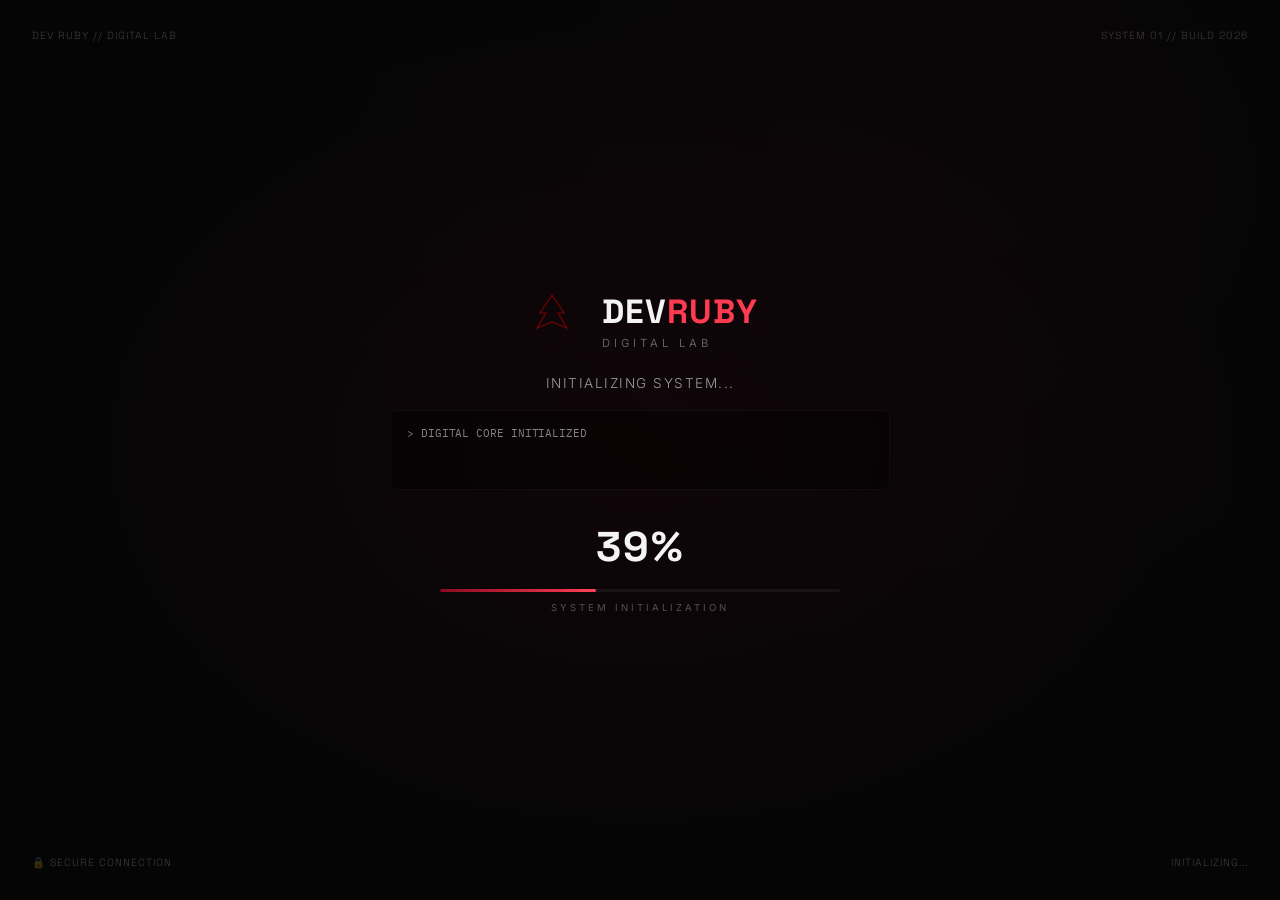
<file: index.html>
<!DOCTYPE html>
<html lang="pt-BR">

<head>
    <meta charset="UTF-8">
    <meta name="viewport" content="width=device-width, initial-scale=1.0">
    <title>DEV RUBY | Soluções digitais sob medida para empresas</title>
    <meta name="description"
        content="Criamos sites, sistemas e experiências digitais que transformam ideias em resultados reais para seu negócio.">
    <meta name="keywords" content="desenvolvimento web, sistemas, landing page, e-commerce, dev ruby">
    <meta property="og:title" content="DEV RUBY | Soluções digitais sob medida">
    <meta property="og:description"
        content="Criamos sites, sistemas e experiências digitais para empresas que querem crescer.">
    <meta property="og:type" content="website">
    <meta property="og:url" content="#">
    <meta property="og:image" content="#">
    <link rel="icon"
        href="data:image/svg+xml,<svg xmlns='http://www.w3.org/2000/svg' viewBox='0 0 100 100'><text y='.9em' font-size='90'>🦊</text></svg>">
    <link rel="preconnect" href="https://fonts.googleapis.com">
    <link rel="preconnect" href="https://fonts.gstatic.com" crossorigin>
    <link
        href="https://fonts.googleapis.com/css2?family=Inter:wght@300;400;500;600;700;800;900&family=Space+Grotesk:wght@300;400;500;600;700&family=IBM+Plex+Mono:wght@400;500&display=swap"
        rel="stylesheet">
    <link rel="stylesheet" href="https://cdnjs.cloudflare.com/ajax/libs/font-awesome/6.5.0/css/all.min.css">
    <link rel="stylesheet" href="css/style.css">
    <link rel="stylesheet" href="css/animations.css">
    <link rel="stylesheet" href="css/responsive.css">
</head>

<body>

    <!-- ===== PRELOADER ===== -->
    <div id="preloader">
        <canvas id="preloaderCanvas"></canvas>
        <div class="preloader-grid"></div>
        <div class="hud hud-tl">DEV RUBY // DIGITAL LAB</div>
        <div class="hud hud-tr">SYSTEM 01 // BUILD 2026</div>
        <div class="hud hud-bl">🔒 SECURE CONNECTION</div>
        <div class="hud hud-br" id="hudStatus">INITIALIZING...</div>
        <div class="preloader-center">
            <div class="preloader-logo">
                <svg viewBox="0 0 100 100" class="fox-symbol">
                    <polygon points="50,10 70,40 60,40 75,65 50,55 25,65 40,40 30,40" fill="none" stroke="#B30000"
                        stroke-width="2" />
                    <circle cx="50" cy="50" r="45" fill="none" stroke="rgba(179,0,0,0.15)" stroke-width="0.5" />
                </svg>
                <div class="preloader-brand">
                    <span class="logo-fox">DEV</span><span class="logo-ruby">RUBY</span>
                    <div class="preloader-sub">DIGITAL LAB</div>
                </div>
            </div>
            <div class="preloader-status" id="preloaderStatus">INITIALIZING SYSTEM...</div>
            <div class="preloader-terminal" id="preloaderTerminal">
                <div class="log-line">> DIGITAL CORE INITIALIZED</div>
            </div>
            <div class="preloader-progress-area">
                <div class="preloader-percent" id="preloaderPercent">00%</div>
                <div class="preloader-bar-container">
                    <div class="preloader-bar" id="preloaderBar">
                        <div class="bar-glow"></div>
                    </div>
                </div>
                <div class="preloader-label">SYSTEM INITIALIZATION</div>
            </div>
        </div>
        <div class="preloader-ready" id="preloaderReady">
            <span>SYSTEM READY</span>
            <span class="ready-sub">DEV RUBY DIGITAL LAB ONLINE</span>
        </div>
    </div>

    <!-- ===== MAIN CONTENT ===== -->
    <div id="main-content" style="display: none;">

        <!-- ===== HEADER ===== -->
<header id="header" class="header">
    <div class="container header-container">
        <div class="logo">
            <a href="#hero">
                <span class="logo-fox">DEV</span><span class="logo-ruby">RUBY</span>
                <span class="logo-lab">DIGITAL LAB</span>
            </a>
        </div>
        <nav class="nav-menu" id="navMenu">
            <ul>
                <li><a href="#hero" class="nav-link active">HOME</a></li>
                <li><a href="#servicos" class="nav-link">SERVIÇOS</a></li>
                <li><a href="#planos" class="nav-link">PLANOS</a></li>
                <li><a href="#projetos" class="nav-link">PROJETOS</a></li>
                <li><a href="#contato" class="nav-link">CONTATO</a></li>
            </ul>
        </nav>
        <div class="header-status">
            <span class="status-dot"></span> ONLINE
        </div>
        <div class="hamburger" id="hamburger" aria-label="Menu" role="button" tabindex="0">
            <span></span><span></span><span></span>
        </div>
    </div>
</header>

<!-- ===== HERO ===== -->
<section id="hero" class="hero">
    <canvas id="particlesCanvas" class="particles-canvas"></canvas>

    <div class="hero-bg-elements" aria-hidden="true">
        <div class="hero-grid-lines"></div>
        <div class="hero-glow"></div>
        <div class="hero-rings">
            <div class="hero-ring ring-1"></div>
            <div class="hero-ring ring-2"></div>
            <div class="hero-ring ring-3"></div>
        </div>
        <div class="hero-horizontal-lines"></div>
    </div>

    <div class="hero-container">

        <div class="hero-signature">
            <span class="sig-dev">DEV</span>
            <span class="sig-ruby">RUBY</span>
            <span class="sig-lab">/ DIGITAL LAB</span>
        </div>

        <div class="hero-badge">
            <span class="badge-dot"></span> DISPONÍVEL PARA NOVOS PROJETOS
        </div>

        <h1 class="hero-title">
            <span class="line">SEU NEGÓCIO MERECE</span>
            <span class="line">UMA PRESENÇA</span>
            <span class="line"><span class="hero-highlight">DIGITAL</span> À ALTURA.</span>
        </h1>

        <p class="hero-desc">
            Você imagina. A Dev Ruby transforma em solução.
            Do seu primeiro site ao sistema completo do seu negócio.
        </p>

        <div class="hero-buttons">
            <a href="#planos" class="btn btn-primary">
                VER PLANOS <i class="fas fa-arrow-right"></i>
            </a>
            <a href="#projetos" class="btn btn-secondary">
                VER PROJETOS
            </a>
        </div>

        <div class="hero-meta">
            <span><i class="fas fa-check-circle"></i> Projeto personalizado</span>
            <span><i class="fas fa-check-circle"></i> Design profissional</span>
            <span><i class="fas fa-check-circle"></i> Responsivo</span>
            <span><i class="fas fa-check-circle"></i> Atendimento direto</span>
        </div>
    </div>

    <div class="hero-stats">
        <div class="stats-inner">
            <div class="stat-item">
                <span class="stat-number" data-count="57">0</span>
                <span class="stat-label">PROJETOS<br><small>JÁ CRIADOS</small></span>
            </div>
            <div class="stat-item">
                <span class="stat-number" data-count="17">0</span>
                <span class="stat-label">SISTEMAS<br><small>DESENVOLVIDOS</small></span>
            </div>
            <div class="stat-item">
                <span class="stat-number" data-count="28">0</span>
                <span class="stat-label">WEBSITES<br><small>PERSONALIZADOS</small></span>
            </div>
            <div class="stat-item">
                <span class="stat-number" data-count="100">0</span>
                <span class="stat-label">DEDICAÇÃO</span>
            </div>
        </div>
    </div>

    <!-- Orbital antigo mantido oculto para compatibilidade com animations.js -->
    <div class="orbital-system" id="orbitalSystem" aria-hidden="true">
        <div class="orbital-core">
            <span class="core-text">DEV<br>RUBY</span>
            <div class="core-glow"></div>
        </div>
    </div>

    <div class="hero-tech-label">// SYSTEM_ONLINE // BUILD_2026</div>
</section>

        <!-- ===== DESAFIOS ===== -->
        <section id="desafios" class="desafios section">
            <div class="container">
                <div class="section-label">// DESAFIOS</div>
                <h2 class="section-title">QUAL É O DESAFIO<br>DO SEU NEGÓCIO?</h2>
                <p class="section-sub">Identificamos os problemas mais comuns e criamos soluções digitais para
                    resolvê-los.</p>
                <div class="desafios-grid">
                    <div class="desafio-card">
                        <div class="desafio-icon"><i class="fas fa-globe-americas"></i></div>
                        <h3>PRECISO DE UM SITE PROFISSIONAL</h3>
                        <p>Apresente sua empresa com credibilidade e transforme visitantes em potenciais clientes.</p>
                    </div>
                    <div class="desafio-card">
                        <div class="desafio-icon"><i class="fas fa-chart-line"></i></div>
                        <h3>QUERO VENDER MAIS PELA INTERNET</h3>
                        <p>Landing pages e experiências digitais pensadas para apresentar seus produtos e serviços.</p>
                    </div>
                    <div class="desafio-card">
                        <div class="desafio-icon"><i class="fas fa-robot"></i></div>
                        <h3>QUERO AUTOMATIZAR MEU NEGÓCIO</h3>
                        <p>Sistemas personalizados para reduzir tarefas manuais e melhorar processos.</p>
                    </div>
                    <div class="desafio-card">
                        <div class="desafio-icon"><i class="fas fa-database"></i></div>
                        <h3>PRECISO ORGANIZAR MEUS DADOS</h3>
                        <p>Dashboards e sistemas para acompanhar informações importantes do seu negócio.</p>
                    </div>
                    <div class="desafio-card">
                        <div class="desafio-icon"><i class="fas fa-rocket"></i></div>
                        <h3>QUERO MODERNIZAR MINHA EMPRESA</h3>
                        <p>Transforme processos antigos em soluções digitais mais eficientes.</p>
                    </div>
                    <div class="desafio-card">
                        <div class="desafio-icon"><i class="fas fa-brain"></i></div>
                        <h3>QUERO USAR INTELIGÊNCIA ARTIFICIAL</h3>
                        <p>Crie soluções inteligentes para atendimento, automação e produtividade.</p>
                    </div>
                </div>
                <div class="desafios-cta">
                    <p>NÃO SABE QUAL SOLUÇÃO PRECISA?</p>
                    <span>Sem problema. Explique sua ideia e podemos ajudar a encontrar o melhor caminho.</span>
                    <a href="#descobrir" class="btn btn-primary">QUERO EXPLICAR MINHA IDEIA</a>
                </div>
            </div>
        </section>

        <!-- ===== JORNADA ===== -->
        <section id="jornada" class="jornada section">
            <div class="container">
                <div class="jornada-header">
                    <div class="section-label">// JORNADA DIGITAL</div>
                    <h2 class="section-title">VOCÊ NÃO PRECISA APENAS DE UM SITE.</h2>
                    <p class="section-sub">PRECISA DE UMA FERRAMENTA QUE TRABALHE PELO SEU NEGÓCIO.</p>
                </div>
                <div class="jornada-steps">
                    <div class="jornada-step">
                        <span class="jornada-number">01</span>
                        <span class="jornada-label">VISIBILIDADE</span>
                        <p>Seu negócio encontrado por mais pessoas.</p>
                    </div>
                    <div class="jornada-line"></div>
                    <div class="jornada-step">
                        <span class="jornada-number">02</span>
                        <span class="jornada-label">CREDIBILIDADE</span>
                        <p>Transmita confiança e profissionalismo.</p>
                    </div>
                    <div class="jornada-line"></div>
                    <div class="jornada-step">
                        <span class="jornada-number">03</span>
                        <span class="jornada-label">CONVERSÃO</span>
                        <p>Transforme visitantes em clientes.</p>
                    </div>
                    <div class="jornada-line"></div>
                    <div class="jornada-step">
                        <span class="jornada-number">04</span>
                        <span class="jornada-label">CRESCIMENTO</span>
                        <p>Escalone seu negócio com tecnologia.</p>
                    </div>
                </div>
            </div>
        </section>

        <!-- ===== SERVIÇOS ===== -->
        <section id="servicos" class="servicos section">
            <div class="container">
                <div class="section-label">// SERVIÇOS</div>
                <h2 class="section-title">SOLUÇÕES QUE PODEMOS<br>CRIAR PARA SUA EMPRESA</h2>
                <p class="section-sub">Cada projeto é desenvolvido de acordo com a necessidade do seu negócio.</p>
                <div class="servicos-grid">
                    <div class="servico-card">
                        <span class="servico-icon"><i class="fas fa-rocket"></i></span>
                        <h4>Landing Pages</h4>
                        <p>Páginas estratégicas para apresentar sua oferta e gerar oportunidades.</p>
                    </div>
                    <div class="servico-card">
                        <span class="servico-icon"><i class="fas fa-building"></i></span>
                        <h4>Sites Institucionais</h4>
                        <p>Presença profissional com credibilidade e informações claras.</p>
                    </div>
                    <div class="servico-card">
                        <span class="servico-icon"><i class="fas fa-shopping-cart"></i></span>
                        <h4>E-commerce</h4>
                        <p>Lojas virtuais completas para vender seus produtos online.</p>
                    </div>
                    <div class="servico-card">
                        <span class="servico-icon"><i class="fas fa-code"></i></span>
                        <h4>Sistemas Web</h4>
                        <p>Aplicações personalizadas para gestão e automação.</p>
                    </div>
                    <div class="servico-card">
                        <span class="servico-icon"><i class="fas fa-chart-pie"></i></span>
                        <h4>Dashboards</h4>
                        <p>Acompanhamento visual e inteligente dos seus dados.</p>
                    </div>
                    <div class="servico-card">
                        <span class="servico-icon"><i class="fas fa-users"></i></span>
                        <h4>CRMs</h4>
                        <p>Gestão de relacionamento com clientes de forma eficiente.</p>
                    </div>
                    <div class="servico-card">
                        <span class="servico-icon"><i class="fas fa-coins"></i></span>
                        <h4>Sistemas Financeiros</h4>
                        <p>Controle de receitas, despesas e fluxo de caixa.</p>
                    </div>
                    <div class="servico-card">
                        <span class="servico-icon"><i class="fas fa-calendar-check"></i></span>
                        <h4>Sistemas de Agendamento</h4>
                        <p>Organize horários e compromissos automaticamente.</p>
                    </div>
                    <div class="servico-card">
                        <span class="servico-icon"><i class="fas fa-images"></i></span>
                        <h4>Catálogos Digitais</h4>
                        <p>Exposição de produtos com design atraente e funcional.</p>
                    </div>
                    <div class="servico-card">
                        <span class="servico-icon"><i class="fas fa-utensils"></i></span>
                        <h4>Sistemas para Restaurantes</h4>
                        <p>Cardápios digitais, pedidos e gestão do delivery.</p>
                    </div>
                    <div class="servico-card">
                        <span class="servico-icon"><i class="fas fa-brain"></i></span>
                        <h4>Sistemas com IA</h4>
                        <p>Automação inteligente para atendimento e produtividade.</p>
                    </div>
                    <div class="servico-card">
                        <span class="servico-icon"><i class="fas fa-cogs"></i></span>
                        <h4>Projetos Personalizados</h4>
                        <p>Soluções feitas sob medida para sua necessidade específica.</p>
                    </div>
                </div>
                <div class="servicos-cta">
                    <p>NÃO ENCONTROU O QUE PRECISA?</p>
                    <span>Podemos desenvolver uma solução personalizada para sua necessidade.</span>
                    <a href="#planos" class="btn btn-primary">VER PLANOS</a>
                </div>
            </div>
        </section>

        <!-- ===== BENEFÍCIOS ===== -->
        <section id="beneficios" class="beneficios section">
            <div class="container">
                <div class="section-label">// BENEFÍCIOS</div>
                <h2 class="section-title">POR QUE INVESTIR EM UMA<br>SOLUÇÃO DIGITAL?</h2>
                <div class="beneficios-grid">
                    <div class="beneficio-card">
                        <span class="beneficio-icon"><i class="fas fa-bolt"></i></span>
                        <h4>MAIS PROFISSIONALISMO</h4>
                        <p>Passe mais confiança para seus clientes.</p>
                    </div>
                    <div class="beneficio-card">
                        <span class="beneficio-icon"><i class="fas fa-bullseye"></i></span>
                        <h4>MAIS CONVERSÃO</h4>
                        <p>Apresente seus produtos e serviços de forma estratégica.</p>
                    </div>
                    <div class="beneficio-card">
                        <span class="beneficio-icon"><i class="fas fa-clock"></i></span>
                        <h4>MAIS PRODUTIVIDADE</h4>
                        <p>Automatize tarefas repetitivas e economize tempo.</p>
                    </div>
                    <div class="beneficio-card">
                        <span class="beneficio-icon"><i class="fas fa-chart-bar"></i></span>
                        <h4>MAIS CONTROLE</h4>
                        <p>Tenha informações importantes organizadas.</p>
                    </div>
                    <div class="beneficio-card">
                        <span class="beneficio-icon"><i class="fas fa-mobile-alt"></i></span>
                        <h4>EXPERIÊNCIA RESPONSIVA</h4>
                        <p>Seu projeto funcionando em celular, tablet e computador.</p>
                    </div>
                    <div class="beneficio-card">
                        <span class="beneficio-icon"><i class="fas fa-puzzle-piece"></i></span>
                        <h4>FEITO PARA SUA NECESSIDADE</h4>
                        <p>Uma solução pensada de acordo com o seu negócio.</p>
                    </div>
                </div>
            </div>
        </section>

        <!-- ===== DIFERENCIAIS ===== -->
        <section id="diferenciais" class="diferenciais section">
            <div class="container">
                <div class="section-label">// DIFERENCIAIS</div>
                <h2 class="section-title">POR QUE ESCOLHER<br>A DEV RUBY?</h2>
                <div class="diferenciais-grid">
                    <div class="diferencial-item">
                        <span class="diferencial-number">01</span>
                        <div>
                            <h4>Desenvolvimento personalizado</h4>
                            <p>Cada projeto é único e feito para sua necessidade.</p>
                        </div>
                    </div>
                    <div class="diferencial-item">
                        <span class="diferencial-number">02</span>
                        <div>
                            <h4>Design moderno</h4>
                            <p>Visual sofisticado e alinhado com sua identidade.</p>
                        </div>
                    </div>
                    <div class="diferencial-item">
                        <span class="diferencial-number">03</span>
                        <div>
                            <h4>Experiência responsiva</h4>
                            <p>Projetos que funcionam perfeitamente em qualquer dispositivo.</p>
                        </div>
                    </div>
                    <div class="diferencial-item">
                        <span class="diferencial-number">04</span>
                        <div>
                            <h4>Soluções para diferentes negócios</h4>
                            <p>Atendemos diversos segmentos com abordagens específicas.</p>
                        </div>
                    </div>
                    <div class="diferencial-item">
                        <span class="diferencial-number">05</span>
                        <div>
                            <h4>Comunicação direta</h4>
                            <p>Atendimento claro e sem intermediários.</p>
                        </div>
                    </div>
                    <div class="diferencial-item">
                        <span class="diferencial-number">06</span>
                        <div>
                            <h4>Foco no objetivo do projeto</h4>
                            <p>Entendemos seu negócio antes de começar a desenvolver.</p>
                        </div>
                    </div>
                </div>
            </div>
        </section>

        <!-- ===== PLANOS ===== -->
        <section id="planos" class="planos section">
            <div class="container">
                <div class="section-label">// PLANOS & SOLUÇÕES</div>
                <h2 class="section-title">DO PRIMEIRO SITE AO<br>SISTEMA COMPLETO DO SEU NEGÓCIO.</h2>
                <p class="section-sub">Escolha o nível de solução que combina com o momento do seu negócio — e evolua
                    conforme crescer. Todos os planos já incluem <strong>hospedagem + domínio .com.br</strong>.</p>

                <div class="pt-grid" id="ptGrid">

                    <!-- ========== START — R$500 ========== -->
                    <article class="pt-plan" data-plano="start">
                        <header class="pt-head">
                            <div class="pt-name">START</div>
                            <div class="pt-price">
                                <span class="pt-cur">R$</span><span class="pt-val">500</span><span
                                    class="pt-cents">,00</span>
                            </div>
                            <div class="pt-tag">Presença digital em 7 dias</div>
                            <div class="pt-includes">
                                <i class="fas fa-globe"></i> Hospedagem + Domínio <strong>.com.br</strong>
                            </div>
                        </header>

                        <div class="pt-benefits-wrap">
                            <div class="pt-benefits">
                                <div class="pt-benefits-title">O ESSENCIAL PARA COMEÇAR</div>
                                <ul>
                                    <li><i class="fas fa-check"></i> Landing Page ou site de 1 página</li>
                                    <li><i class="fas fa-check"></i> Design personalizado</li>
                                    <li><i class="fas fa-check"></i> 100% responsivo</li>
                                    <li><i class="fas fa-check"></i> Botão de WhatsApp</li>
                                    <li><i class="fas fa-check"></i> Formulário de contato</li>
                                    <li><i class="fas fa-check"></i> SEO básico (Google)</li>
                                    <li><i class="fas fa-check"></i> Interações em JavaScript</li>
                                    <li><i class="fas fa-check"></i> Código-fonte entregue</li>
                                    <li><i class="fas fa-check"></i> Projeto pertence a você</li>
                                </ul>
                            </div>
                            <div class="pt-deadline"><i class="fas fa-clock"></i> Prazo médio: <strong>7 dias</strong>
                            </div>
                        </div>

                        <footer class="pt-cta">
                            <a href="formularios/plano1/plano-start.html" class="btn plano-cta pt-btn"
                                data-plano="START">COMEÇAR MEU PROJETO</a>
                        </footer>
                    </article>

                    <!-- ========== BUSINESS — R$890 ========== -->
                    <article class="pt-plan pt-destaque" data-plano="business">
                        <header class="pt-head">
                            <div class="pt-badge">⭐ MAIS ESCOLHIDO</div>
                            <div class="pt-name">BUSINESS</div>
                            <div class="pt-price">
                                <span class="pt-cur">R$</span><span class="pt-val">890</span><span
                                    class="pt-cents">,00</span>
                            </div>
                            <div class="pt-tag">Ferramenta de negócio em 15 dias</div>
                            <div class="pt-includes">
                                <i class="fas fa-globe"></i> Hospedagem + Domínio <strong>.com.br</strong>
                            </div>
                        </header>

                        <div class="pt-benefits-wrap">
                            <div class="pt-benefits">
                                <div class="pt-benefits-title">TUDO DO START +</div>
                                <ul>
                                    <li><i class="fas fa-check"></i> Site com múltiplas páginas</li>
                                    <li><i class="fas fa-check"></i> Catálogo digital de produtos/serviços</li>
                                    <li><i class="fas fa-check"></i> Sistema de pedidos simples</li>
                                    <li><i class="fas fa-check"></i> Formulários avançados</li>
                                    <li><i class="fas fa-check"></i> Dashboard básico</li>
                                    <li><i class="fas fa-check"></i> Automações simples</li>
                                    <li><i class="fas fa-check"></i> SEO otimizado</li>
                                    <li><i class="fas fa-check"></i> Painel administrativo básico</li>
                                    <li class="pt-li-bonus"><i class="fas fa-gift"></i> 2 meses de manutenção bônus</li>
                                    <li class="pt-li-bonus"><i class="fas fa-gift"></i> 3 rodadas de ajustes</li>
                                </ul>
                            </div>
                            <div class="pt-deadline"><i class="fas fa-clock"></i> Prazo médio: <strong>15 dias</strong>
                            </div>
                        </div>

                        <footer class="pt-cta">
                            <a href="formularios/Plano Biusiness 1/planobiusines1.html"
                                class="btn btn-primary plano-cta pt-btn" data-plano="BUSINESS">QUERO O BUSINESS</a>
                        </footer>
                    </article>

                    <!-- ========== PROFISSIONAL — R$1.400 ========== -->
                    <article class="pt-plan" data-plano="profissional">
                        <header class="pt-head">
                            <div class="pt-name">PROFISSIONAL</div>
                            <div class="pt-price">
                                <span class="pt-cur">R$</span><span class="pt-val">1.400</span><span
                                    class="pt-cents">,00</span>
                            </div>
                            <div class="pt-tag">Solução completa em até 30 dias</div>
                            <div class="pt-includes">
                                <i class="fas fa-globe"></i> Hospedagem + Domínio <strong>.com.br</strong>
                            </div>
                        </header>

                        <div class="pt-benefits-wrap">
                            <div class="pt-benefits">
                                <div class="pt-benefits-title">TUDO DO BUSINESS +</div>
                                <ul>
                                    <li><i class="fas fa-check"></i> Sistema web completo</li>
                                    <li><i class="fas fa-check"></i> Área administrativa completa</li>
                                    <li><i class="fas fa-check"></i> Área do cliente (login)</li>
                                    <li><i class="fas fa-check"></i> Banco de dados</li>
                                    <li><i class="fas fa-check"></i> Dashboard com gráficos</li>
                                    <li><i class="fas fa-check"></i> Relatórios e exportações</li>
                                    <li><i class="fas fa-check"></i> CRM básico de clientes</li>
                                    <li><i class="fas fa-check"></i> Sistema de agendamento</li>
                                    <li><i class="fas fa-check"></i> Automações avançadas</li>
                                    <li><i class="fas fa-check"></i> SEO avançado</li>
                                    <li class="pt-li-bonus"><i class="fas fa-gift"></i> 3 meses de manutenção bônus</li>
                                    <li class="pt-li-bonus"><i class="fas fa-gift"></i> 4 rodadas de ajustes</li>
                                    <li class="pt-li-bonus"><i class="fas fa-gift"></i> 4 reuniões de alinhamento</li>
                                </ul>
                            </div>
                            <div class="pt-deadline"><i class="fas fa-clock"></i> Prazo médio: <strong>até 30
                                    dias</strong></div>
                        </div>

                        <footer class="pt-cta">
                            <a href="formularios/plano profissional/plano-profissional.html" class="btn plano-cta pt-btn" data-plano="PROFISSIONAL">QUERO UMA SOLUÇÃO
                                COMPLETA</a>
                        </footer>
                    </article>

                    <!-- ========== SOB MEDIDA ========== -->
                    <article class="pt-plan pt-custom" data-plano="sobmedida">
                        <header class="pt-head">
                            <div class="pt-name">SOB MEDIDA</div>
                            <div class="pt-price pt-price-custom">ENTRE EM CONTATO</div>
                            <div class="pt-tag">Projeto exclusivo</div>
                        </header>

                        <div class="pt-benefits-wrap">
                            <div class="pt-benefits">
                                <div class="pt-benefits-title">TUDO DO PROFISSIONAL +</div>
                                <ul>
                                    <li><i class="fas fa-check"></i> Sistemas complexos</li>
                                    <li><i class="fas fa-check"></i> Plataformas sob medida</li>
                                    <li><i class="fas fa-check"></i> Dashboards exclusivos</li>
                                    <li><i class="fas fa-check"></i> CRM personalizado</li>
                                    <li><i class="fas fa-check"></i> Controle de estoque</li>
                                    <li><i class="fas fa-check"></i> Sistema financeiro</li>
                                    <li><i class="fas fa-check"></i> Integrações avançadas</li>
                                    <li><i class="fas fa-check"></i> Automações exclusivas</li>
                                    <li><i class="fas fa-check"></i> Banco de dados completo</li>
                                    <li><i class="fas fa-check"></i> Inteligência Artificial</li>
                                    <li><i class="fas fa-check"></i> Funcionalidades exclusivas</li>
                                    <li><i class="fas fa-check"></i> Interface totalmente personalizada</li>
                                    <li><i class="fas fa-check"></i> Reuniões e ajustes sob medida</li>
                                </ul>
                            </div>
                        </div>

                        <footer class="pt-cta">
                            <a href="#contato" class="btn plano-cta pt-btn" data-plano="SOB MEDIDA">FALAR SOBRE MEU
                                PROJETO</a>
                        </footer>
                    </article>

                </div>
            </div>
        </section>

        <!-- ===== MANUTENÇÃO ===== -->
        <section id="manutencao" class="manutencao section">
            <div class="container">
                <div class="manutencao-grid">
                    <div class="manutencao-text fade-up">
                        <div class="section-label">// MANUTENÇÃO</div>
                        <h2 class="section-title">SEU PROJETO É SEU.<br>A MANUTENÇÃO É OPCIONAL.</h2>
                        <p class="manutencao-intro">Depois da entrega, você decide se quer continuar contando com a Dev
                            Ruby para manutenção técnica e pequenos ajustes.</p>
                        <ul class="manutencao-list">
                            <li><i class="fas fa-check"></i> Correções técnicas</li>
                            <li><i class="fas fa-check"></i> Pequenas alterações de textos</li>
                            <li><i class="fas fa-check"></i> Troca de imagens</li>
                            <li><i class="fas fa-check"></i> Alteração de telefone/endereço</li>
                            <li><i class="fas fa-check"></i> Pequenos ajustes</li>
                            <li><i class="fas fa-check"></i> Suporte</li>
                            <li><i class="fas fa-check"></i> Manutenção técnica</li>
                        </ul>
                        <div class="manutencao-note">
                            <i class="fas fa-exclamation-triangle"></i>
                            <p>Novas funcionalidades, novos módulos, sistemas, grandes alterações ou mudanças de escopo
                                são cobrados separadamente.</p>
                        </div>
                    </div>
                    <aside class="manutencao-card fade-up">
                        <div class="manutencao-card-header">
                            <span class="manutencao-label">PLANO OPCIONAL</span>
                            <h3>MANUTENÇÃO</h3>
                        </div>
                        <div class="manutencao-price">
                            <span class="plano-currency">R$</span>
                            <span class="plano-value">29</span>
                            <span class="plano-cents">,99</span>
                            <span class="plano-period">/mês</span>
                        </div>
                        <p class="manutencao-card-desc">Sem fidelidade. Cancele quando quiser.</p>
                        <a href="#contato" class="btn btn-primary plano-cta" data-plano="MANUTENÇÃO">Quero saber
                            mais</a>
                    </aside>
                </div>
            </div>
        </section>

        <!-- ===== DESCOBRIR ===== -->
        <section id="descobrir" class="descobrir section">
            <div class="container">
                <div class="section-label">// DIAGNÓSTICO</div>
                <h2 class="section-title">NÃO SABE QUAL SOLUÇÃO<br>SEU NEGÓCIO PRECISA?</h2>
                <p class="section-sub">Você não precisa entender de tecnologia para começar. Conte o que você precisa
                    resolver e a Dev Ruby ajuda a encontrar o melhor caminho.</p>

                <div class="descobrir-options" id="descobrirOptions">
                    <button type="button" class="descobrir-btn" data-value="Apresentar minha empresa"><i
                            class="fas fa-globe"></i> Quero apresentar minha empresa</button>
                    <button type="button" class="descobrir-btn" data-value="Receber pedidos"><i
                            class="fas fa-mobile-alt"></i> Quero receber pedidos</button>
                    <button type="button" class="descobrir-btn" data-value="Gerar contatos pelo WhatsApp"><i
                            class="fas fa-comments"></i> Quero gerar contatos pelo WhatsApp</button>
                    <button type="button" class="descobrir-btn" data-value="Controlar meu estoque"><i
                            class="fas fa-box"></i> Quero controlar meu estoque</button>
                    <button type="button" class="descobrir-btn" data-value="Organizar meus clientes"><i
                            class="fas fa-users"></i> Quero organizar meus clientes</button>
                    <button type="button" class="descobrir-btn" data-value="Acompanhar meus dados"><i
                            class="fas fa-chart-bar"></i> Quero acompanhar meus dados</button>
                    <button type="button" class="descobrir-btn" data-value="Automatizar processos"><i
                            class="fas fa-cogs"></i> Quero automatizar processos</button>
                    <button type="button" class="descobrir-btn" data-value="Criar um sistema próprio"><i
                            class="fas fa-laptop-code"></i> Quero criar um sistema próprio</button>
                    <button type="button" class="descobrir-btn" data-value="Ainda não sei"><i
                            class="fas fa-question-circle"></i> Ainda não sei</button>
                </div>

                <div class="descobrir-cta">
                    <button type="button" class="btn btn-primary" id="descobrirCta">
                        Descobrir minha solução <i class="fas fa-arrow-right"></i>
                    </button>
                    <p class="descobrir-hint" id="descobrirHint">Selecione uma ou mais opções acima.</p>
                </div>
            </div>
        </section>

        <!-- ===== SOBRE ===== -->
        <section id="sobre" class="sobre section">
            <div class="container">
                <div class="section-label">// SOBRE O LABORATÓRIO</div>
                <div class="sobre-grid">
                    <div class="sobre-text">
                        <h2>IDEIAS SÃO O COMEÇO.<br>PROJETOS SÃO O RESULTADO.</h2>
                        <p>Sou desenvolvedor apaixonado por tecnologia e criação de soluções digitais. Utilizo meus
                            conhecimentos para transformar ideias em websites, sistemas, dashboards e experiências
                            digitais.</p>
                        <div class="sobre-code-tag">// DEV_RUBY_DEV</div>
                    </div>
                    <div class="sobre-code">
                        <div class="code-window">
                            <div class="code-header">
                                <span class="code-dot red"></span>
                                <span class="code-dot yellow"></span>
                                <span class="code-dot green"></span>
                                <span class="code-title">dev_think.js</span>
                            </div>
                            <div class="code-body">
                                <pre><span class="code-comment">// DEV RUBY — DIGITAL LAB</span>
<span class="code-keyword">const</span> idea = <span class="code-boolean">true</span>;

<span class="code-keyword">if</span> (idea) {
    <span class="code-function">buildProject</span>();
}

<span class="code-keyword">return</span> <span class="code-string">"DEV RUBY"</span>;</pre>
                            </div>
                        </div>
                    </div>
                </div>
            </div>
        </section>

        <!-- ===== TECNOLOGIAS ===== -->
        <section id="tecnologias" class="tecnologias section">
            <div class="container">
                <div class="section-label">// STACK TECNOLÓGICA</div>
                <h2 class="section-title">Tecnologias que fazem parte dos meus projetos.</h2>
                <div class="tech-grid" id="techGrid"></div>
            </div>
        </section>

        <!-- ===== PROJETOS ===== -->
        <section id="projetos" class="projetos section">
            <div class="container">
                <div class="section-label">// PROJETOS</div>
                <h2 class="section-title">ALGUMAS IDEIAS QUE JÁ<br>TRANSFORMAMOS EM PROJETOS</h2>
                <p class="section-sub">Conheça alguns dos projetos desenvolvidos pela DEV RUBY.</p>
                <div class="filtros-genero" id="filtrosGenero"></div>
                <div class="projetos-toolbar">
                    <div class="busca">
                        <i class="fas fa-search"></i>
                        <input type="text" id="buscaInput" placeholder="Pesquisar projetos..."
                            aria-label="Pesquisar projetos">
                    </div>
                </div>
                <div class="projetos-grid" id="projetosGrid"></div>
            </div>
        </section>

        <!-- ===== SEM OBJEÇÕES ===== -->
        <section id="objeção" class="objecao section">
            <div class="container">
                <div class="objecao-content">
                    <div class="section-label">// SEM OBJEÇÕES</div>
                    <h2 class="section-title">MAS EU NÃO SEI EXATAMENTE<br>O QUE PRECISO...</h2>
                    <p>Você não precisa chegar com tudo planejado.</p>
                    <p>Se você sabe que precisa melhorar sua empresa digitalmente, já é suficiente para começar.</p>
                    <p>Explique sua necessidade e nós ajudamos a transformar sua ideia em uma solução.</p>
                    <a href="#descobrir" class="btn btn-primary">QUERO CONVERSAR SOBRE MINHA IDEIA</a>
                </div>
            </div>
        </section>

        <!-- ===== PARA QUEM ===== -->
        <section id="para-quem" class="para-quem section">
            <div class="container">
                <div class="section-label">// PÚBLICO-ALVO</div>
                <h2 class="section-title">PARA QUEM É A DEV RUBY?</h2>
                <div class="para-quem-grid">
                    <div class="para-quem-card"><i class="fas fa-store"></i> Pequenas empresas</div>
                    <div class="para-quem-card"><i class="fas fa-rocket"></i> Empreendedores</div>
                    <div class="para-quem-card"><i class="fas fa-user-tie"></i> Profissionais autônomos</div>
                    <div class="para-quem-card"><i class="fas fa-building"></i> Empresas</div>
                    <div class="para-quem-card"><i class="fas fa-shopping-bag"></i> Negócios que vendem online</div>
                    <div class="para-quem-card"><i class="fas fa-robot"></i> Empresas que querem automatizar</div>
                    <div class="para-quem-card"><i class="fas fa-database"></i> Negócios que precisam organizar dados
                    </div>
                    <div class="para-quem-card"><i class="fas fa-lightbulb"></i> Pessoas com uma ideia de projeto</div>
                </div>
                <p class="para-quem-footer">Se existe uma necessidade, podemos estudar uma solução.</p>
            </div>
        </section>

        <!-- ===== FAQ ===== -->
        <section id="faq" class="faq section">
            <div class="container">
                <div class="section-label">// DÚVIDAS FREQUENTES</div>
                <h2 class="section-title">PERGUNTAS FREQUENTES</h2>
                <div class="faq-list">
                    <div class="faq-item">
                        <button class="faq-pergunta">Preciso entender de programação? <i
                                class="fas fa-chevron-down"></i></button>
                        <div class="faq-resposta">Não. Você explica sua necessidade e cuidamos da parte técnica.</div>
                    </div>
                    <div class="faq-item">
                        <button class="faq-pergunta">Os planos têm limite de páginas? <i
                                class="fas fa-chevron-down"></i></button>
                        <div class="faq-resposta">Não. O valor está relacionado ao nível da solução e à complexidade do
                            projeto — não à quantidade de páginas. Assim, podemos entregar o que o seu negócio realmente
                            precisa.</div>
                    </div>
                    <div class="faq-item">
                        <button class="faq-pergunta">Posso começar com o START e evoluir depois? <i
                                class="fas fa-chevron-down"></i></button>
                        <div class="faq-resposta">Sim! Essa é exatamente a proposta da Dev Ruby. Você começa com o que
                            precisa hoje e evolui conforme o negócio cresce.</div>
                    </div>
                    <div class="faq-item">
                        <button class="faq-pergunta">O projeto pertence a mim? <i
                                class="fas fa-chevron-down"></i></button>
                        <div class="faq-resposta">Sim. O código-fonte é entregue e o projeto é 100% seu, em qualquer
                            plano.</div>
                    </div>
                    <div class="faq-item">
                        <button class="faq-pergunta">A manutenção é obrigatória? <i
                                class="fas fa-chevron-down"></i></button>
                        <div class="faq-resposta">Não. A manutenção mensal é opcional. Você só contrata se quiser
                            continuar contando com suporte técnico e pequenos ajustes após a entrega.</div>
                    </div>
                    <div class="faq-item">
                        <button class="faq-pergunta">Como funciona o pagamento? <i
                                class="fas fa-chevron-down"></i></button>
                        <div class="faq-resposta">Os valores apresentados representam o ponto de partida da categoria.
                            Após entender seu projeto, enviamos uma proposta personalizada com condições de pagamento.
                        </div>
                    </div>
                    <div class="faq-item">
                        <button class="faq-pergunta">Vocês fazem sistemas além de sites? <i
                                class="fas fa-chevron-down"></i></button>
                        <div class="faq-resposta">Sim. Trabalhamos com sistemas web, dashboards, CRMs, sistemas
                            financeiros, agendamento, automações e outras soluções digitais.</div>
                    </div>
                    <div class="faq-item">
                        <button class="faq-pergunta">Como faço para solicitar um orçamento? <i
                                class="fas fa-chevron-down"></i></button>
                        <div class="faq-resposta">Preencha o briefing com as informações do seu projeto. Depois podemos
                            entender melhor sua necessidade e conversar sobre a solução.</div>
                    </div>
                </div>
            </div>
        </section>

        <!-- ===== CTA FINAL ===== -->
        <section id="cta-final" class="cta-final section">
            <div class="container">
                <div class="cta-final-content">
                    <div class="section-label">// VAMOS COMEÇAR</div>
                    <h2 class="section-title">VAMOS TIRAR SEU PROJETO<br>DO PAPEL?</h2>
                    <p>Conte um pouco sobre o que você precisa. Quanto mais informações você fornecer, melhor
                        conseguiremos entender seu projeto.</p>
                    <a href="#contato" class="btn btn-primary"><i class="fas fa-rocket"></i> QUERO CRIAR MEU PROJETO</a>
                </div>
            </div>
        </section>

        <!-- ===== PROCESSO ===== -->
        <section id="processo" class="processo section">
            <div class="container">
                <div class="section-label">// PROCESSO</div>
                <h2 class="section-title">DO PRIMEIRO CONTATO<br>AO PROJETO NO AR.</h2>
                <div class="processo-steps">
                    <div class="step">
                        <span class="step-number">01</span>
                        <h3>VOCÊ CONTA SUA IDEIA</h3>
                        <p>Você explica o que precisa através do briefing.</p>
                    </div>
                    <div class="step-line"></div>
                    <div class="step">
                        <span class="step-number">02</span>
                        <h3>ENTENDEMOS SUA NECESSIDADE</h3>
                        <p>Analisamos seus objetivos, público e funcionalidades.</p>
                    </div>
                    <div class="step-line"></div>
                    <div class="step">
                        <span class="step-number">03</span>
                        <h3>DESENVOLVEMOS A SOLUÇÃO</h3>
                        <p>Transformamos a ideia em um projeto digital funcional.</p>
                    </div>
                    <div class="step-line"></div>
                    <div class="step">
                        <span class="step-number">04</span>
                        <h3>AJUSTAMOS E FINALIZAMOS</h3>
                        <p>Realizamos os ajustes necessários antes da entrega.</p>
                    </div>
                    <div class="step-line"></div>
                    <div class="step">
                        <span class="step-number">05</span>
                        <h3>SEU PROJETO VAI PARA O AR</h3>
                        <p>Seu projeto pronto para ser utilizado.</p>
                    </div>
                </div>
                <div class="processo-cta">
                    <a href="#contato" class="btn btn-primary">QUERO COMEÇAR MEU PROJETO</a>
                </div>
            </div>
        </section>

        <!-- ===== BRIEFING (COMPACTO) ===== -->
        <section id="contato" class="contato section">
            <div class="container">
                <div class="section-label">// BRIEFING</div>
                <h2 class="section-title">VAMOS TRANSFORMAR SUA IDEIA<br>EM REALIDADE?</h2>
                <p class="section-sub">Responda algumas perguntas sobre seu projeto. Suas informações nos ajudam a
                    entender sua necessidade antes de iniciarmos a conversa.</p>

                <div class="briefing-container" id="briefingContainer">
                    <!-- Barra de progresso -->
                    <div class="progress-wrapper">
                        <div class="progress-steps" id="progressSteps">
                            <span class="step-indicator active" data-step="1">1</span>
                            <span class="step-indicator" data-step="2">2</span>
                            <span class="step-indicator" data-step="3">3</span>
                            <span class="step-indicator" data-step="4">4</span>
                            <span class="step-indicator" data-step="5">5</span>
                            <span class="step-indicator" data-step="6">6</span>
                            <span class="step-indicator" data-step="7">7</span>
                            <span class="step-indicator" data-step="8">8</span>
                        </div>
                        <div class="progress-bar-track">
                            <div class="progress-bar-fill" id="progressFill" style="width: 0%;"></div>
                        </div>
                        <div class="progress-label">
                            <span id="stepCounter">1 de 8</span>
                        </div>
                    </div>

                    <form id="briefingForm" novalidate>
                        <!-- ETAPA 1 -->
                        <div class="form-step active" data-step="1">
                            <h3>Primeiro, vamos conhecer você</h3>
                            <div class="form-group">
                                <label for="nome">Nome completo</label>
                                <input type="text" id="nome" name="nome" placeholder="Digite seu nome">
                            </div>
                            <div class="form-group">
                                <label for="email">E-mail</label>
                                <input type="email" id="email" name="email" placeholder="seuemail@email.com">
                            </div>
                            <div class="form-group">
                                <label for="whatsapp">WhatsApp</label>
                                <input type="tel" id="whatsapp" name="whatsapp" placeholder="(11) 99999-9999">
                            </div>
                            <div class="form-group">
                                <label for="empresa">Nome da empresa ou negócio</label>
                                <input type="text" id="empresa" name="empresa" placeholder="Nome da empresa (opcional)">
                            </div>
                            <div class="form-group">
                                <label for="instagram">Instagram ou rede social</label>
                                <input type="text" id="instagram" name="instagram" placeholder="@seunegocio">
                            </div>
                        </div>

                        <!-- ETAPA 2 -->
                        <div class="form-step" data-step="2">
                            <h3>Que tipo de projeto você está procurando?</h3>
                            <p class="step-desc">Selecione uma ou mais opções</p>
                            <div class="options-grid" id="tipoProjeto">
                                <label class="option-card" data-value="Landing Page"><i class="fas fa-rocket"></i>
                                    Landing Page <input type="checkbox" name="tipo" value="Landing Page" hidden></label>
                                <label class="option-card" data-value="Site Profissional"><i
                                        class="fas fa-building"></i> Site Profissional <input type="checkbox"
                                        name="tipo" value="Site Profissional" hidden></label>
                                <label class="option-card" data-value="Site Comercial"><i class="fas fa-store"></i> Site
                                    Comercial <input type="checkbox" name="tipo" value="Site Comercial" hidden></label>
                                <label class="option-card" data-value="Catálogo Digital"><i class="fas fa-images"></i>
                                    Catálogo <input type="checkbox" name="tipo" value="Catálogo Digital" hidden></label>
                                <label class="option-card" data-value="Sistema Web"><i class="fas fa-code"></i> Sistema
                                    <input type="checkbox" name="tipo" value="Sistema Web" hidden></label>
                                <label class="option-card" data-value="Dashboard"><i class="fas fa-chart-pie"></i>
                                    Dashboard <input type="checkbox" name="tipo" value="Dashboard" hidden></label>
                                <label class="option-card" data-value="CRM"><i class="fas fa-users"></i> CRM <input
                                        type="checkbox" name="tipo" value="CRM" hidden></label>
                                <label class="option-card" data-value="Sistema de Pedidos"><i
                                        class="fas fa-shopping-cart"></i> Sistema de Pedidos <input type="checkbox"
                                        name="tipo" value="Sistema de Pedidos" hidden></label>
                                <label class="option-card" data-value="Controle de Estoque"><i class="fas fa-boxes"></i>
                                    Estoque <input type="checkbox" name="tipo" value="Controle de Estoque"
                                        hidden></label>
                                <label class="option-card" data-value="Sistema Financeiro"><i class="fas fa-coins"></i>
                                    Sistema Financeiro <input type="checkbox" name="tipo" value="Sistema Financeiro"
                                        hidden></label>
                                <label class="option-card" data-value="Automação"><i class="fas fa-robot"></i> Automação
                                    <input type="checkbox" name="tipo" value="Automação" hidden></label>
                                <label class="option-card" data-value="Plataforma"><i class="fas fa-layer-group"></i>
                                    Plataforma <input type="checkbox" name="tipo" value="Plataforma" hidden></label>
                                <label class="option-card" data-value="Projeto Personalizado"><i
                                        class="fas fa-cogs"></i> Projeto Personalizado <input type="checkbox"
                                        name="tipo" value="Projeto Personalizado" hidden></label>
                                <label class="option-card" data-value="Ainda não sei"><i
                                        class="fas fa-question-circle"></i> Ainda não sei <input type="checkbox"
                                        name="tipo" value="Ainda não sei" hidden></label>
                            </div>
                        </div>

                        <!-- ETAPA 3 -->
                        <div class="form-step" data-step="3">
                            <h3>Conte um pouco sobre o seu projeto</h3>
                            <div class="form-group">
                                <label for="descricao">O que você precisa resolver?</label>
                                <textarea id="descricao" name="descricao" rows="4"
                                    placeholder="Descreva o problema ou necessidade que você quer resolver com esse projeto..."></textarea>
                            </div>
                            <div class="form-group">
                                <label>Você já possui um site ou sistema atualmente?</label>
                                <div class="radio-group">
                                    <label class="radio-label"><input type="radio" name="possuiSite" value="Sim">
                                        Sim</label>
                                    <label class="radio-label"><input type="radio" name="possuiSite" value="Não">
                                        Não</label>
                                </div>
                            </div>
                            <div class="form-group conditional" id="siteAtualGroup" style="display:none;">
                                <label for="siteAtual">Link do site/sistema atual</label>
                                <input type="url" id="siteAtual" name="siteAtual" placeholder="https://exemplo.com">
                            </div>
                        </div>

                        <!-- ETAPA 4 -->
                        <div class="form-step" data-step="4">
                            <h3>Qual é o principal objetivo do projeto?</h3>
                            <div class="options-grid" id="objetivoProjeto">
                                <label class="option-card" data-value="Aumentar vendas"><i
                                        class="fas fa-chart-line"></i> Aumentar vendas <input type="checkbox"
                                        name="objetivo" value="Aumentar vendas" hidden></label>
                                <label class="option-card" data-value="Divulgar minha empresa"><i
                                        class="fas fa-bullhorn"></i> Divulgar empresa <input type="checkbox"
                                        name="objetivo" value="Divulgar minha empresa" hidden></label>
                                <label class="option-card" data-value="Conseguir mais clientes"><i
                                        class="fas fa-user-plus"></i> Mais clientes <input type="checkbox"
                                        name="objetivo" value="Conseguir mais clientes" hidden></label>
                                <label class="option-card" data-value="Criar presença profissional"><i
                                        class="fas fa-globe-americas"></i> Presença profissional <input type="checkbox"
                                        name="objetivo" value="Criar presença profissional na internet" hidden></label>
                                <label class="option-card" data-value="Automatizar processos"><i
                                        class="fas fa-robot"></i> Automatizar <input type="checkbox" name="objetivo"
                                        value="Automatizar processos" hidden></label>
                                <label class="option-card" data-value="Organizar informações"><i
                                        class="fas fa-database"></i> Organizar <input type="checkbox" name="objetivo"
                                        value="Organizar informações" hidden></label>
                                <label class="option-card" data-value="Melhorar sistema existente"><i
                                        class="fas fa-sync-alt"></i> Melhorar sistema <input type="checkbox"
                                        name="objetivo" value="Melhorar um sistema existente" hidden></label>
                                <label class="option-card" data-value="Criar uma plataforma para clientes"><i
                                        class="fas fa-users-cog"></i> Plataforma clientes <input type="checkbox"
                                        name="objetivo" value="Criar uma plataforma para clientes" hidden></label>
                                <label class="option-card" data-value="Criar um produto digital"><i
                                        class="fas fa-gem"></i> Produto digital <input type="checkbox" name="objetivo"
                                        value="Criar um produto digital" hidden></label>
                                <label class="option-card" data-value="Criar uma loja online"><i
                                        class="fas fa-store"></i> Loja online <input type="checkbox" name="objetivo"
                                        value="Criar uma loja online" hidden></label>
                                <label class="option-card" data-value="Outro"><i class="fas fa-cogs"></i> Outro <input
                                        type="checkbox" name="objetivo" value="Outro" hidden></label>
                            </div>
                            <div class="form-group">
                                <label for="outroObjetivo">Se outro, especifique</label>
                                <input type="text" id="outroObjetivo" name="outroObjetivo"
                                    placeholder="Descreva o objetivo...">
                            </div>
                        </div>

                        <!-- ETAPA 5 -->
                        <div class="form-step" data-step="5">
                            <h3>O que você gostaria que o projeto tivesse?</h3>
                            <div class="options-grid funcionalidades-grid" id="funcionalidades">
                                <label class="option-card" data-value="WhatsApp"><i class="fab fa-whatsapp"></i>
                                    WhatsApp <input type="checkbox" name="funcionalidades" value="WhatsApp"
                                        hidden></label>
                                <label class="option-card" data-value="Formulários"><i class="fas fa-envelope"></i>
                                    Formulários <input type="checkbox" name="funcionalidades" value="Formulários"
                                        hidden></label>
                                <label class="option-card" data-value="Login"><i class="fas fa-user-lock"></i> Login
                                    <input type="checkbox" name="funcionalidades" value="Login" hidden></label>
                                <label class="option-card" data-value="Cadastro de clientes"><i
                                        class="fas fa-user-plus"></i> Cadastro de clientes <input type="checkbox"
                                        name="funcionalidades" value="Cadastro de clientes" hidden></label>
                                <label class="option-card" data-value="Área administrativa"><i
                                        class="fas fa-user-cog"></i> Área administrativa <input type="checkbox"
                                        name="funcionalidades" value="Área administrativa" hidden></label>
                                <label class="option-card" data-value="Área do cliente"><i
                                        class="fas fa-user-circle"></i> Área do cliente <input type="checkbox"
                                        name="funcionalidades" value="Área do cliente" hidden></label>
                                <label class="option-card" data-value="Estoque"><i class="fas fa-boxes"></i> Estoque
                                    <input type="checkbox" name="funcionalidades" value="Estoque" hidden></label>
                                <label class="option-card" data-value="Pedidos"><i class="fas fa-shopping-cart"></i>
                                    Pedidos <input type="checkbox" name="funcionalidades" value="Pedidos"
                                        hidden></label>
                                <label class="option-card" data-value="Pagamentos"><i class="fas fa-credit-card"></i>
                                    Pagamentos <input type="checkbox" name="funcionalidades" value="Pagamentos"
                                        hidden></label>
                                <label class="option-card" data-value="Relatórios"><i class="fas fa-file-alt"></i>
                                    Relatórios <input type="checkbox" name="funcionalidades" value="Relatórios"
                                        hidden></label>
                                <label class="option-card" data-value="Dashboard"><i class="fas fa-chart-pie"></i>
                                    Dashboard <input type="checkbox" name="funcionalidades" value="Dashboard"
                                        hidden></label>
                                <label class="option-card" data-value="Automação"><i class="fas fa-robot"></i> Automação
                                    <input type="checkbox" name="funcionalidades" value="Automação" hidden></label>
                                <label class="option-card" data-value="Integrações"><i class="fas fa-plug"></i>
                                    Integrações <input type="checkbox" name="funcionalidades" value="Integrações"
                                        hidden></label>
                                <label class="option-card" data-value="API"><i class="fas fa-network-wired"></i> API
                                    <input type="checkbox" name="funcionalidades" value="API" hidden></label>
                                <label class="option-card" data-value="Banco de dados"><i class="fas fa-database"></i>
                                    Banco de dados <input type="checkbox" name="funcionalidades" value="Banco de dados"
                                        hidden></label>
                                <label class="option-card" data-value="Ainda não sei"><i
                                        class="fas fa-question-circle"></i> Ainda não sei <input type="checkbox"
                                        name="funcionalidades" value="Ainda não sei" hidden></label>
                            </div>
                            <div class="form-group">
                                <label for="outraFuncionalidade">Existe alguma funcionalidade específica?</label>
                                <input type="text" id="outraFuncionalidade" name="outraFuncionalidade"
                                    placeholder="Descreva...">
                            </div>
                        </div>

                        <!-- ETAPA 6 -->
                        <div class="form-step" data-step="6">
                            <h3>Como você imagina o visual?</h3>
                            <div class="form-group">
                                <label>Qual estilo você prefere?</label>
                                <div class="options-grid" id="estiloDesign">
                                    <label class="option-card" data-value="Moderno"><i class="fas fa-star"></i> Moderno
                                        <input type="checkbox" name="estilo" value="Moderno" hidden></label>
                                    <label class="option-card" data-value="Minimalista"><i class="fas fa-circle"></i>
                                        Minimalista <input type="checkbox" name="estilo" value="Minimalista"
                                            hidden></label>
                                    <label class="option-card" data-value="Elegante"><i class="fas fa-crown"></i>
                                        Elegante <input type="checkbox" name="estilo" value="Elegante" hidden></label>
                                    <label class="option-card" data-value="Premium"><i class="fas fa-gem"></i> Premium
                                        <input type="checkbox" name="estilo" value="Premium" hidden></label>
                                    <label class="option-card" data-value="Futurista"><i class="fas fa-rocket"></i>
                                        Futurista <input type="checkbox" name="estilo" value="Futurista" hidden></label>
                                    <label class="option-card" data-value="Tecnológico"><i class="fas fa-microchip"></i>
                                        Tecnológico <input type="checkbox" name="estilo" value="Tecnológico"
                                            hidden></label>
                                    <label class="option-card" data-value="Corporativo"><i class="fas fa-briefcase"></i>
                                        Corporativo <input type="checkbox" name="estilo" value="Corporativo"
                                            hidden></label>
                                    <label class="option-card" data-value="Criativo"><i class="fas fa-palette"></i>
                                        Criativo <input type="checkbox" name="estilo" value="Criativo" hidden></label>
                                    <label class="option-card" data-value="Escuro / Dark"><i class="fas fa-moon"></i>
                                        Escuro <input type="checkbox" name="estilo" value="Escuro / Dark"
                                            hidden></label>
                                    <label class="option-card" data-value="Claro / Clean"><i class="fas fa-sun"></i>
                                        Claro <input type="checkbox" name="estilo" value="Claro / Clean" hidden></label>
                                    <label class="option-card" data-value="Não sei, quero sugestão"><i
                                            class="fas fa-question-circle"></i> Sugestão <input type="checkbox"
                                            name="estilo" value="Não sei, quero que vocês sugiram" hidden></label>
                                </div>
                            </div>
                            <div class="form-group">
                                <label for="referencia">Possui algum site como referência?</label>
                                <input type="url" id="referencia" name="referencia" placeholder="https://exemplo.com">
                            </div>
                            <div class="form-group">
                                <label>Possui logotipo, identidade visual ou cores da marca?</label>
                                <div class="radio-group">
                                    <label class="radio-label"><input type="radio" name="possuiIdentidade" value="Sim">
                                        Sim</label>
                                    <label class="radio-label"><input type="radio" name="possuiIdentidade" value="Não">
                                        Não</label>
                                </div>
                            </div>
                            <div class="form-group">
                                <label for="cores">Quais cores você gostaria de utilizar?</label>
                                <input type="text" id="cores" name="cores" placeholder="Ex: Preto, dourado, azul...">
                            </div>
                        </div>

                        <!-- ETAPA 7 -->
                        <div class="form-step" data-step="7">
                            <h3>Vamos falar sobre prazos</h3>
                            <div class="form-group">
                                <label>Quando você gostaria de colocar o projeto no ar?</label>
                                <div class="options-grid" id="prazo">
                                    <label class="option-card" data-value="O quanto antes"><i class="fas fa-clock"></i>
                                        O quanto antes <input type="checkbox" name="prazo" value="O quanto antes"
                                            hidden></label>
                                    <label class="option-card" data-value="Até 30 dias"><i
                                            class="fas fa-calendar-alt"></i> Até 30 dias <input type="checkbox"
                                            name="prazo" value="Até 30 dias" hidden></label>
                                    <label class="option-card" data-value="1 a 2 meses"><i
                                            class="fas fa-calendar-plus"></i> 1 a 2 meses <input type="checkbox"
                                            name="prazo" value="1 a 2 meses" hidden></label>
                                    <label class="option-card" data-value="2 a 3 meses"><i
                                            class="fas fa-calendar-week"></i> 2 a 3 meses <input type="checkbox"
                                            name="prazo" value="2 a 3 meses" hidden></label>
                                    <label class="option-card" data-value="Ainda não tenho prazo"><i
                                            class="fas fa-hourglass"></i> Ainda não tenho prazo <input type="checkbox"
                                            name="prazo" value="Ainda não tenho prazo" hidden></label>
                                </div>
                            </div>
                            <div class="form-group">
                                <label>Você já possui domínio?</label>
                                <div class="radio-group">
                                    <label class="radio-label"><input type="radio" name="dominio" value="Sim">
                                        Sim</label>
                                    <label class="radio-label"><input type="radio" name="dominio" value="Não">
                                        Não</label>
                                    <label class="radio-label"><input type="radio" name="dominio"
                                            value="Não sei o que é"> Não sei</label>
                                </div>
                            </div>
                            <div class="form-group">
                                <label>Você já possui hospedagem?</label>
                                <div class="radio-group">
                                    <label class="radio-label"><input type="radio" name="hospedagem" value="Sim">
                                        Sim</label>
                                    <label class="radio-label"><input type="radio" name="hospedagem" value="Não">
                                        Não</label>
                                    <label class="radio-label"><input type="radio" name="hospedagem"
                                            value="Não sei o que é"> Não sei</label>
                                </div>
                            </div>
                        </div>

                        <!-- ETAPA 8 -->
                        <div class="form-step" data-step="8">
                            <h3>Qual faixa de investimento você imagina para esse projeto?</h3>
                            <div class="options-grid" id="investimento">
                                <label class="option-card" data-value="Até R$ 500"><i class="fas fa-coins"></i> Até R$
                                    500 <input type="checkbox" name="investimento" value="Até R$ 500" hidden></label>
                                <label class="option-card" data-value="R$ 500 – R$ 1.000"><i class="fas fa-coins"></i>
                                    R$ 500 – R$ 1.000 <input type="checkbox" name="investimento"
                                        value="R$ 500 – R$ 1.000" hidden></label>
                                <label class="option-card" data-value="R$ 1.000 – R$ 2.500"><i class="fas fa-coins"></i>
                                    R$ 1.000 – R$ 2.500 <input type="checkbox" name="investimento"
                                        value="R$ 1.000 – R$ 2.500" hidden></label>
                                <label class="option-card" data-value="R$ 2.500 – R$ 5.000"><i class="fas fa-coins"></i>
                                    R$ 2.500 – R$ 5.000 <input type="checkbox" name="investimento"
                                        value="R$ 2.500 – R$ 5.000" hidden></label>
                                <label class="option-card" data-value="Acima de R$ 5.000"><i class="fas fa-coins"></i>
                                    Acima de R$ 5.000 <input type="checkbox" name="investimento"
                                        value="Acima de R$ 5.000" hidden></label>
                                <label class="option-card" data-value="Ainda não sei"><i
                                        class="fas fa-question-circle"></i> Ainda não sei <input type="checkbox"
                                        name="investimento" value="Ainda não sei" hidden></label>
                            </div>
                            <div class="form-group">
                                <label for="observacoes">Existe alguma informação importante que não
                                    perguntamos?</label>
                                <textarea id="observacoes" name="observacoes" rows="3"
                                    placeholder="Compartilhe qualquer detalhe adicional..."></textarea>
                            </div>
                        </div>

                        <!-- REVISÃO FINAL -->
                        <div class="form-step" data-step="review">
                            <h3>Confira suas informações</h3>
                            <div id="reviewContent" class="review-content"></div>
                            <button type="button" class="btn btn-primary btn-enviar" id="enviarNetlify">
                                <i class="fas fa-paper-plane"></i> ENVIAR FORMULARIO
                            </button>
                        </div>

                        <!-- NAVEGAÇÃO -->
                        <div class="form-navigation">
                            <button type="button" class="btn btn-secondary btn-voltar" id="btnVoltar"
                                style="display:none;">
                                <i class="fas fa-arrow-left"></i> Voltar
                            </button>
                            <button type="button" class="btn btn-primary btn-continuar" id="btnContinuar">
                                Continuar <i class="fas fa-arrow-right"></i>
                            </button>
                        </div>
                    </form>

                    <!-- ===== FORM OCULTO PARA NETLIFY FORMS ===== -->
                    <form name="briefing" data-netlify="true" netlify-honeypot="bot-field" hidden>
                        <input type="hidden" name="form-name" value="briefing">
                        <input type="hidden" name="bot-field">
                        <input type="text" name="nome">
                        <input type="email" name="email">
                        <input type="text" name="whatsapp">
                        <input type="text" name="empresa">
                        <input type="text" name="instagram">
                        <textarea name="descricao"></textarea>
                        <input type="text" name="siteAtual">
                        <input type="text" name="outroProjeto">
                        <input type="text" name="outroObjetivo">
                        <input type="text" name="outraFuncionalidade">
                        <input type="text" name="referencia">
                        <input type="text" name="cores">
                        <textarea name="observacoes"></textarea>
                        <input type="text" name="possuiSite">
                        <input type="text" name="possuiIdentidade">
                        <input type="text" name="dominio">
                        <input type="text" name="hospedagem">
                        <input type="text" name="tipoProjeto">
                        <input type="text" name="objetivo">
                        <input type="text" name="funcionalidades">
                        <input type="text" name="estiloDesign">
                        <input type="text" name="prazo">
                        <input type="text" name="materiais">
                        <input type="text" name="investimento">
                    </form>
                </div>
            </div>
        </section>

        <!-- ===== FOOTER ===== -->
        <footer class="footer">
            <div class="container">
                <div class="footer-content">
                    <div class="footer-brand">
                        <span class="logo-fox">DEV</span><span class="logo-ruby">RUBY</span>
                        <span class="logo-lab">DIGITAL LAB</span>
                        <p>Construindo ideias através da tecnologia.</p>
                    </div>
                    <div class="footer-links">
                        <a href="#hero">LAB</a>
                        <a href="#servicos">SERVIÇOS</a>
                        <a href="#planos">PLANOS</a>
                        <a href="#projetos">PROJETOS</a>
                        <a href="#contato">CONTATO</a>
                    </div>
                   
                </div>
                <div class="footer-bottom">
                    <span>© 2026 DEV RUBY. Todos os direitos reservados.</span>
                    <span>DESIGNED &amp; DEVELOPED WITH CODE.</span>
                </div>
            </div>
        </footer>

        <!-- ===== MODAL ===== -->
        <div class="modal-overlay" id="modalOverlay">
            <div class="modal" id="modal">
                <button class="modal-close" id="modalClose" aria-label="Fechar"><i class="fas fa-times"></i></button>
                <div class="modal-content" id="modalContent"></div>
            </div>
        </div>

    </div> <!-- /main-content -->

    <!-- ===== SCRIPTS ===== -->
    <script src="js/projects.js"></script>
    <script src="js/animations.js"></script>
    <script src="js/main.js"></script>
    <script src="js/form-script.js"></script>
</body>

</html>
</file>
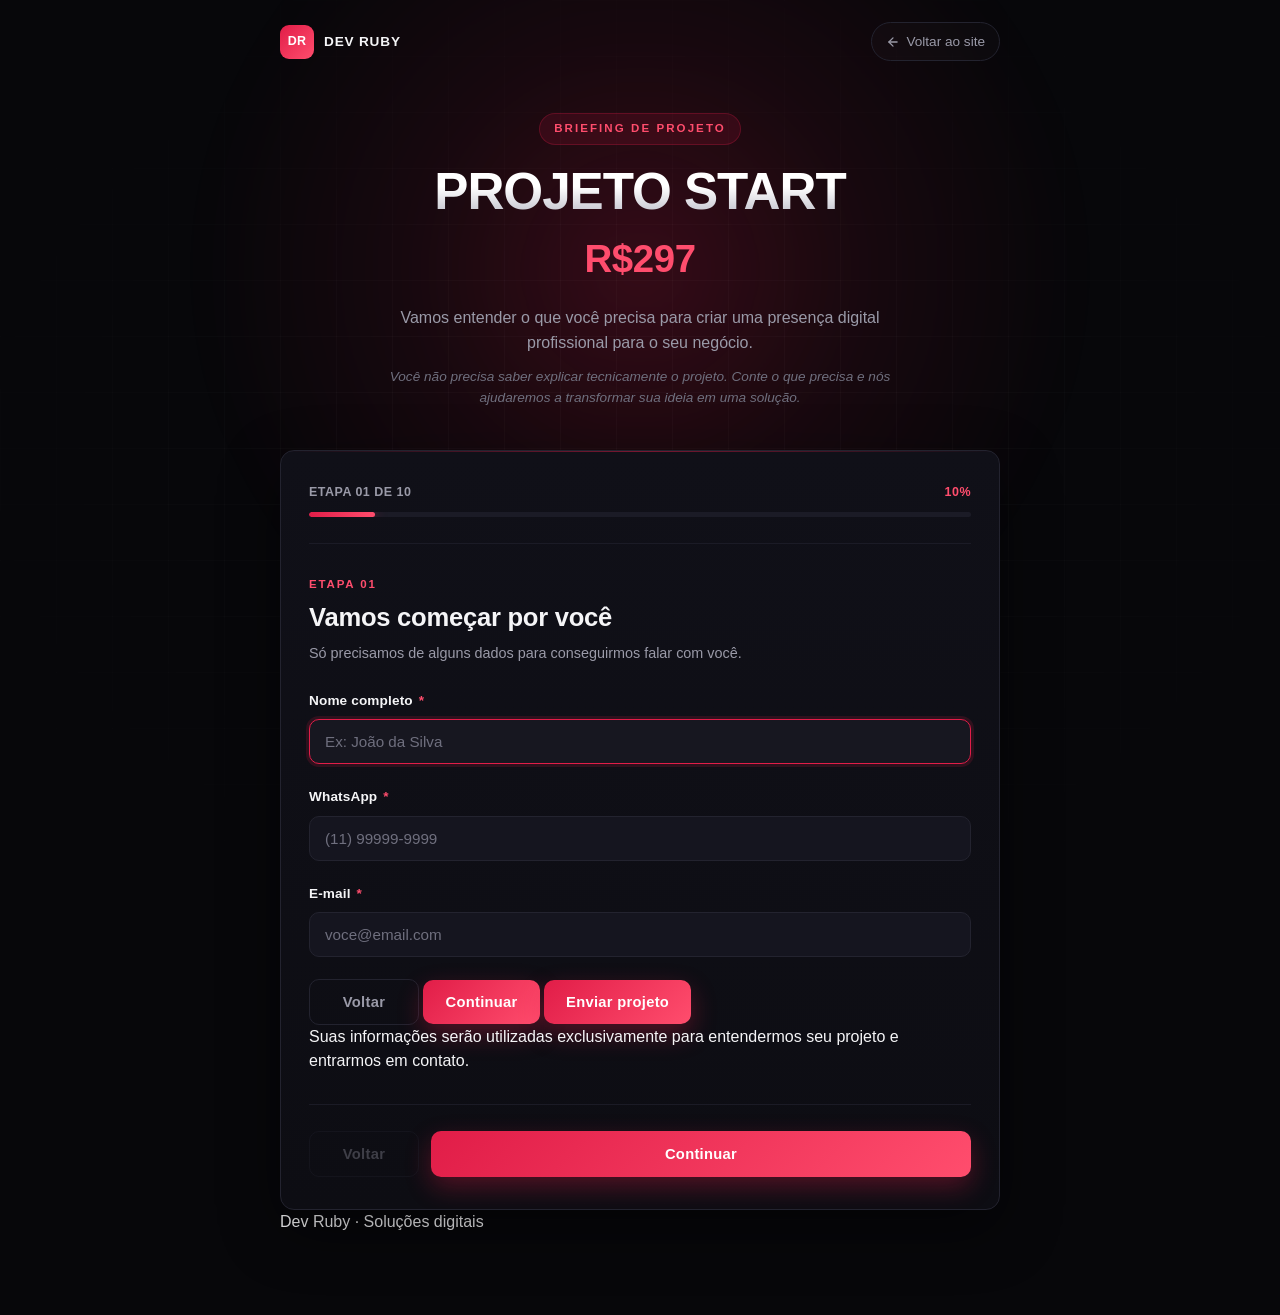
<file: formularios/plano-start.html>
<!DOCTYPE html>
<html lang="pt-BR">
<head>
<meta charset="UTF-8">
<meta name="viewport" content="width=device-width, initial-scale=1.0">
<meta name="theme-color" content="#07070a">
<meta name="description" content="Briefing do Projeto START (R$297) da Dev Ruby. Conte o que você precisa e nós transformamos sua ideia em uma presença digital profissional.">
<title>Projeto START — R$297 | Dev Ruby</title>
<link rel="stylesheet" href="plano-start.css">
</head>
<body>

<!-- ============================================================
     FUNDO DECORATIVO
     ============================================================ -->
<div class="bg" aria-hidden="true">
  <div class="bg-glow"></div>
  <div class="bg-grid"></div>
</div>

<a class="skip-link" href="#briefing">Ir para o formulário</a>

<div class="page">

  <!-- ============================================================
       TOPBAR
       ============================================================ -->
  <header class="topbar">
    <a class="brand" href="../../index.html" aria-label="Dev Ruby — voltar para a página inicial">
      <span class="brand-mark" aria-hidden="true">DR</span>
      <span class="brand-name">DEV RUBY</span>
    </a>

    <a class="back-link" href="../../index.html">
      <svg width="14" height="14" viewBox="0 0 24 24" fill="none" stroke="currentColor" stroke-width="2.2" stroke-linecap="round" stroke-linejoin="round" aria-hidden="true">
        <path d="M19 12H5"></path><path d="m12 19-7-7 7-7"></path>
      </svg>
      Voltar ao site
    </a>
  </header>

  <main class="shell" id="briefing">

    <!-- ============================================================
         CABEÇALHO DO PLANO
         ============================================================ -->
    <section class="plan-head">
      <p class="plan-eyebrow">Briefing de projeto</p>
      <h1 class="plan-title">PROJETO START</h1>
      <p class="plan-price">R$297</p>
      <p class="plan-lead">
        Vamos entender o que você precisa para criar uma presença digital profissional
        para o seu negócio.
      </p>
      <p class="plan-note">
        Você não precisa saber explicar tecnicamente o projeto. Conte o que precisa e
        nós ajudaremos a transformar sua ideia em uma solução.
      </p>
    </section>

    <!-- ============================================================
         CARD PRINCIPAL
         ============================================================ -->
    <section class="card" id="card">

      <!-- PROGRESSO -->
      <div class="progress" id="progress">
        <div class="progress-top">
          <span class="progress-label" id="progress-label" aria-live="polite">Etapa 01 de 09</span>
          <span class="progress-percent" id="progress-percent">11%</span>
        </div>
        <div class="progress-track" role="presentation">
          <div class="progress-fill" id="progress-fill"></div>
        </div>
      </div>

      <!-- ============================================================
           FORMULÁRIO — NETLIFY FORMS
           ============================================================ -->
      <form
        id="form-plano-start"
        name="plano-start"
        method="POST"
        action="/"
        data-netlify="true"
        netlify-honeypot="bot-field"
        novalidate
      >
        <!-- Identificação obrigatória do formulário para o Netlify -->
        <input type="hidden" name="form-name" value="plano-start">

        <!-- Honeypot anti-spam (não remover) -->
        <p class="hidden-honeypot" aria-hidden="true">
          <label for="bot-field">Não preencha este campo</label>
          <input type="text" id="bot-field" name="bot-field" tabindex="-1" autocomplete="off">
        </p>

        <!-- Identificação do plano -->
        <input type="hidden" name="plano" value="START">
        <input type="hidden" name="investimento" value="R$297">

        <!-- ==========================================================
             ETAPA 01
             ========================================================== -->
        <div class="step is-active" data-step="1">
          <p class="step-kicker">Etapa 01</p>
          <h2 class="step-title">Vamos começar por você</h2>
          <p class="step-sub">Só precisamos de alguns dados para conseguirmos falar com você.</p>

          <div class="field" data-field="nome">
            <label for="nome">Nome completo <span class="req" aria-hidden="true">*</span></label>
            <input type="text" id="nome" name="nome" autocomplete="name"
                   placeholder="Ex: João da Silva" required>
            <p class="field-error" data-error role="alert"></p>
          </div>

          <div class="field" data-field="whatsapp">
            <label for="whatsapp">WhatsApp <span class="req" aria-hidden="true">*</span></label>
            <input type="tel" id="whatsapp" name="whatsapp" autocomplete="tel"
                   inputmode="numeric" maxlength="16"
                   placeholder="(11) 99999-9999" required>
            <p class="field-error" data-error role="alert"></p>
          </div>

          <div class="field" data-field="email">
            <label for="email">E-mail <span class="req" aria-hidden="true">*</span></label>
            <input type="email" id="email" name="email" autocomplete="email"
                   inputmode="email" placeholder="voce@email.com" required>
            <p class="field-error" data-error role="alert"></p>
          </div>
        </div>

        <!-- ==========================================================
             ETAPA 02
             ========================================================== -->
        <div class="step" data-step="2">
          <p class="step-kicker">Etapa 02</p>
          <h2 class="step-title">Agora vamos conhecer seu negócio</h2>
          <p class="step-sub">Quanto mais entendermos o seu contexto, melhor será o resultado.</p>

          <div class="field" data-field="empresa">
            <label for="empresa">Nome da empresa ou negócio <span class="req" aria-hidden="true">*</span></label>
            <input type="text" id="empresa" name="empresa" autocomplete="organization"
                   placeholder="Ex: Barbearia X" required>
            <p class="field-error" data-error role="alert"></p>
          </div>

          <div class="field" data-field="segmento">
            <label for="segmento">Segmento do negócio <span class="req" aria-hidden="true">*</span></label>
            <input type="text" id="segmento" name="segmento"
                   placeholder="Ex: Barbearia, clínica, loja de roupas, restaurante..." required>
            <p class="field-error" data-error role="alert"></p>
          </div>

          <div class="field" data-field="rede_social">
            <label for="rede_social">Instagram ou rede social</label>
            <input type="text" id="rede_social" name="rede_social"
                   placeholder="@seunegocio ou link do perfil">
            <p class="field-error" data-error role="alert"></p>
          </div>

          <div class="field" data-field="possui_site">
            <span class="label" id="label-possui-site">Você já possui um site? <span class="req" aria-hidden="true">*</span></span>
            <div class="options options-inline" data-group="possui_site" data-required-group="true"
                 role="radiogroup" aria-labelledby="label-possui-site">
              <label class="option">
                <input type="radio" name="possui_site" value="Sim" required>
                <span class="option-mark" aria-hidden="true"></span>
                <span class="option-text">Sim</span>
              </label>
              <label class="option">
                <input type="radio" name="possui_site" value="Não">
                <span class="option-mark" aria-hidden="true"></span>
                <span class="option-text">Não</span>
              </label>
            </div>
            <p class="field-error" data-error role="alert"></p>
          </div>

          <div class="field is-hidden" data-field="site_url">
            <label for="site_url">Endereço do site</label>
            <input type="url" id="site_url" name="site_url" inputmode="url"
                   placeholder="https://seusite.com.br">
            <p class="field-error" data-error role="alert"></p>
          </div>
        </div>

        <!-- ==========================================================
             ETAPA 03
             ========================================================== -->
        <div class="step" data-step="3">
          <p class="step-kicker">Etapa 03</p>
          <h2 class="step-title">O que você deseja criar?</h2>
          <p class="step-sub">Escolha a opção que mais se aproxima do que você imagina.</p>

          <div class="field" data-field="solucao">
            <span class="label" id="label-solucao">Qual solução você procura? <span class="req" aria-hidden="true">*</span></span>
            <div class="options options-grid-2" data-group="solucao" data-required-group="true"
                 role="radiogroup" aria-labelledby="label-solucao">
              <label class="option">
                <input type="radio" name="solucao" value="Landing Page" required>
                <span class="option-mark" aria-hidden="true"></span>
                <span class="option-text">Landing Page</span>
              </label>
              <label class="option">
                <input type="radio" name="solucao" value="Site profissional">
                <span class="option-mark" aria-hidden="true"></span>
                <span class="option-text">Site profissional</span>
              </label>
              <label class="option">
                <input type="radio" name="solucao" value="Portfólio">
                <span class="option-mark" aria-hidden="true"></span>
                <span class="option-text">Portfólio</span>
              </label>
              <label class="option">
                <input type="radio" name="solucao" value="Página para divulgar serviços">
                <span class="option-mark" aria-hidden="true"></span>
                <span class="option-text">Página para divulgar serviços</span>
              </label>
              <label class="option">
                <input type="radio" name="solucao" value="Página para captar clientes">
                <span class="option-mark" aria-hidden="true"></span>
                <span class="option-text">Página para captar clientes</span>
              </label>
              <label class="option">
                <input type="radio" name="solucao" value="Catálogo digital">
                <span class="option-mark" aria-hidden="true"></span>
                <span class="option-text">Catálogo digital</span>
              </label>
              <label class="option">
                <input type="radio" name="solucao" value="Outro">
                <span class="option-mark" aria-hidden="true"></span>
                <span class="option-text">Outro</span>
              </label>
              <label class="option">
                <input type="radio" name="solucao" value="Ainda não tenho certeza">
                <span class="option-mark" aria-hidden="true"></span>
                <span class="option-text">Ainda não tenho certeza</span>
              </label>
            </div>
            <p class="field-error" data-error role="alert"></p>
          </div>
        </div>

        <!-- ==========================================================
             ETAPA 04
             ========================================================== -->
        <div class="step" data-step="4">
          <p class="step-kicker">Etapa 04</p>
          <h2 class="step-title">O que você quer melhorar?</h2>
          <p class="step-sub">Você pode selecionar mais de uma opção.</p>

          <div class="field" data-field="objetivos">
            <span class="label" id="label-objetivos">
              O que você gostaria que seu novo projeto ajudasse seu negócio a fazer?
              <span class="req" aria-hidden="true">*</span>
            </span>
            <div class="options options-grid-2" data-group="objetivos" data-type="checkbox"
                 data-required-group="true" role="group" aria-labelledby="label-objetivos">
              <label class="option">
                <input type="checkbox" name="objetivos" value="Apresentar melhor minha empresa">
                <span class="option-mark" aria-hidden="true"></span>
                <span class="option-text">Apresentar melhor minha empresa</span>
              </label>
              <label class="option">
                <input type="checkbox" name="objetivos" value="Conseguir mais clientes">
                <span class="option-mark" aria-hidden="true"></span>
                <span class="option-text">Conseguir mais clientes</span>
              </label>
              <label class="option">
                <input type="checkbox" name="objetivos" value="Receber contatos pelo WhatsApp">
                <span class="option-mark" aria-hidden="true"></span>
                <span class="option-text">Receber contatos pelo WhatsApp</span>
              </label>
              <label class="option">
                <input type="checkbox" name="objetivos" value="Divulgar meus serviços">
                <span class="option-mark" aria-hidden="true"></span>
                <span class="option-text">Divulgar meus serviços</span>
              </label>
              <label class="option">
                <input type="checkbox" name="objetivos" value="Divulgar produtos">
                <span class="option-mark" aria-hidden="true"></span>
                <span class="option-text">Divulgar produtos</span>
              </label>
              <label class="option">
                <input type="checkbox" name="objetivos" value="Passar mais profissionalismo">
                <span class="option-mark" aria-hidden="true"></span>
                <span class="option-text">Passar mais profissionalismo</span>
              </label>
              <label class="option">
                <input type="checkbox" name="objetivos" value="Melhorar minha presença online">
                <span class="option-mark" aria-hidden="true"></span>
                <span class="option-text">Melhorar minha presença online</span>
              </label>
              <label class="option">
                <input type="checkbox" name="objetivos" value="Criar algo que ainda não tenho">
                <span class="option-mark" aria-hidden="true"></span>
                <span class="option-text">Criar algo que ainda não tenho</span>
              </label>
              <label class="option">
                <input type="checkbox" name="objetivos" value="Outro">
                <span class="option-mark" aria-hidden="true"></span>
                <span class="option-text">Outro</span>
              </label>
            </div>
            <p class="field-error" data-error role="alert"></p>
          </div>
        </div>

        <!-- ==========================================================
             ETAPA 05
             ========================================================== -->
        <div class="step" data-step="5">
          <p class="step-kicker">Etapa 05</p>
          <h2 class="step-title">Você já possui os materiais?</h2>
          <p class="step-sub">Não se preocupe se ainda não tiver tudo — nós ajudamos nessa parte.</p>

          <div class="field" data-field="materiais">
            <span class="label" id="label-materiais">Você já possui os materiais para o projeto? <span class="req" aria-hidden="true">*</span></span>
            <div class="options" data-group="materiais" data-required-group="true"
                 role="radiogroup" aria-labelledby="label-materiais">
              <label class="option">
                <input type="radio" name="materiais" value="Já tenho logo, imagens e textos" required>
                <span class="option-mark" aria-hidden="true"></span>
                <span class="option-text">Já tenho logo, imagens e textos</span>
              </label>
              <label class="option">
                <input type="radio" name="materiais" value="Tenho parte do material">
                <span class="option-mark" aria-hidden="true"></span>
                <span class="option-text">Tenho parte do material</span>
              </label>
              <label class="option">
                <input type="radio" name="materiais" value="Ainda não tenho">
                <span class="option-mark" aria-hidden="true"></span>
                <span class="option-text">Ainda não tenho</span>
              </label>
              <label class="option">
                <input type="radio" name="materiais" value="Preciso de ajuda com isso">
                <span class="option-mark" aria-hidden="true"></span>
                <span class="option-text">Preciso de ajuda com isso</span>
              </label>
            </div>
            <p class="field-error" data-error role="alert"></p>
          </div>

          <div class="field" data-field="identidade_visual">
            <span class="label" id="label-identidade">Você já possui uma identidade visual? <span class="req" aria-hidden="true">*</span></span>
            <div class="options options-inline" data-group="identidade_visual" data-required-group="true"
                 role="radiogroup" aria-labelledby="label-identidade">
              <label class="option">
                <input type="radio" name="identidade_visual" value="Sim" required>
                <span class="option-mark" aria-hidden="true"></span>
                <span class="option-text">Sim</span>
              </label>
              <label class="option">
                <input type="radio" name="identidade_visual" value="Não">
                <span class="option-mark" aria-hidden="true"></span>
                <span class="option-text">Não</span>
              </label>
              <label class="option">
                <input type="radio" name="identidade_visual" value="Parcialmente">
                <span class="option-mark" aria-hidden="true"></span>
                <span class="option-text">Parcialmente</span>
              </label>
            </div>
            <p class="field-error" data-error role="alert"></p>
          </div>
        </div>

        <!-- ==========================================================
             ETAPA 06
             ========================================================== -->
        <div class="step" data-step="6">
          <p class="step-kicker">Etapa 06</p>
          <h2 class="step-title">Como você imagina o projeto?</h2>
          <p class="step-sub">Essa é a parte mais importante do briefing. Conte com suas palavras.</p>

          <div class="field" data-field="descricao">
            <label for="descricao">Conte um pouco sobre o que você gostaria que fosse criado. <span class="req" aria-hidden="true">*</span></label>
            <textarea id="descricao" name="descricao" rows="7" required
                      placeholder="Exemplo: Quero uma página para apresentar minha empresa, mostrar meus serviços e receber clientes pelo WhatsApp..."></textarea>
            <p class="field-hint">Não precisa usar termos técnicos. Explique com suas próprias palavras.</p>
            <p class="field-error" data-error role="alert"></p>
          </div>
        </div>

        <!-- ==========================================================
             ETAPA 07
             ========================================================== -->
        <div class="step" data-step="7">
          <p class="step-kicker">Etapa 07</p>
          <h2 class="step-title">Quando você gostaria de colocar o projeto no ar?</h2>
          <p class="step-sub">Isso nos ajuda a organizar a agenda do projeto.</p>

          <div class="field" data-field="prazo">
            <span class="label" id="label-prazo">Prazo desejado <span class="req" aria-hidden="true">*</span></span>
            <div class="options options-grid-2" data-group="prazo" data-required-group="true"
                 role="radiogroup" aria-labelledby="label-prazo">
              <label class="option">
                <input type="radio" name="prazo" value="O quanto antes" required>
                <span class="option-mark" aria-hidden="true"></span>
                <span class="option-text">O quanto antes</span>
              </label>
              <label class="option">
                <input type="radio" name="prazo" value="Em até 15 dias">
                <span class="option-mark" aria-hidden="true"></span>
                <span class="option-text">Em até 15 dias</span>
              </label>
              <label class="option">
                <input type="radio" name="prazo" value="Em até 30 dias">
                <span class="option-mark" aria-hidden="true"></span>
                <span class="option-text">Em até 30 dias</span>
              </label>
              <label class="option">
                <input type="radio" name="prazo" value="Em até 60 dias">
                <span class="option-mark" aria-hidden="true"></span>
                <span class="option-text">Em até 60 dias</span>
              </label>
              <label class="option">
                <input type="radio" name="prazo" value="Ainda não tenho prazo definido">
                <span class="option-mark" aria-hidden="true"></span>
                <span class="option-text">Ainda não tenho prazo definido</span>
              </label>
            </div>
            <p class="field-error" data-error role="alert"></p>
          </div>
        </div>

        <!-- ==========================================================
             ETAPA 08
             ========================================================== -->
        <div class="step" data-step="8">
          <p class="step-kicker">Etapa 08</p>
          <h2 class="step-title">Alguma referência?</h2>
          <p class="step-sub">Opcional, mas ajuda muito a entender o que você gosta.</p>

          <div class="field" data-field="referencia">
            <label for="referencia">Existe algum site ou projeto que você gosta e gostaria de usar como referência?</label>
            <input type="url" id="referencia" name="referencia" inputmode="url"
                   placeholder="Cole aqui o link, se tiver.">
            <p class="field-error" data-error role="alert"></p>
          </div>
        </div>

        <!-- ==========================================================
             ETAPA 09
             ========================================================== -->
        <div class="step" data-step="9">
          <p class="step-kicker">Etapa 09</p>
          <h2 class="step-title">Últimos detalhes</h2>
          <p class="step-sub">Campo opcional. Use se sentir que algo importante ficou de fora.</p>

          <div class="field" data-field="observacoes">
            <label for="observacoes">Existe alguma informação importante que ainda não perguntamos?</label>
            <textarea id="observacoes" name="observacoes" rows="5"
                      placeholder="Escreva aqui, se quiser."></textarea>
            <p class="field-error" data-error role="alert"></p>
          </div>
        </div>

        <!-- ==========================================================
             ETAPA 10 — REVISÃO
             ========================================================== -->
        <div class="step" data-step="10">
          <p class="step-kicker">Revisão final</p>
          <h2 class="step-title">Confira suas informações</h2>
          <p class="step-sub">Revise os dados abaixo. Você pode editar qualquer item antes de enviar.</p>

          <div class="summary">
            <div class="summary-top">
              <p class="summary-top-label">Seu projeto</p>
              <p class="summary-top-plan">START <span>— R$297</span></p>
            </div>
            <div class="summary-list" id="summary-list"></div>
          </div>
        </div>

        <!-- ==========================================================
             NAVEGAÇÃO
             ========================================================== -->
        <div class="nav">
          <button type="button" class="btn btn-ghost" id="btn-prev" hidden>Voltar</button>
          <button type="button" class="btn btn-primary" id="btn-next">Continuar</button>
          <button type="submit" class="btn btn-primary" id="btn-submit" hidden>Enviar projeto</button>
        </div>

        <p class="privacy">
          Suas informações serão utilizadas exclusivamente para entendermos seu projeto
          e entrarmos em contato.
        </p>

        <div class="form-alert" id="form-alert" role="alert"></div>
      </form>

      <!-- ============================================================
           SUCESSO
           ============================================================ -->
      <section class="success" id="success" hidden>
        <div class="success-icon" aria-hidden="true">
          <svg width="30" height="30" viewBox="0 0 24 24" fill="none" stroke="currentColor"
               stroke-width="2.4" stroke-linecap="round" stroke-linejoin="round">
            <path d="M20 6 9 17l-5-5"></path>
          </svg>
        </div>

        <h2>Projeto enviado com sucesso!</h2>
        <p>
          Recebemos suas informações. Agora você pode continuar a conversa com a Dev Ruby
          pelo WhatsApp.
        </p>

        <div class="success-actions">
          <a class="btn btn-whatsapp" id="btn-whatsapp" href="#" target="_blank" rel="noopener">
            Continuar no WhatsApp
          </a>
          <a class="btn btn-ghost" href="../../index.html">Voltar para o site</a>
        </div>
      </section>

    </section>

    <footer class="footer">
      <p>Dev Ruby · Soluções digitais</p>
    </footer>

  </main>
</div>

<script src="plano-start.js"></script>
</body>
</html>
</file>
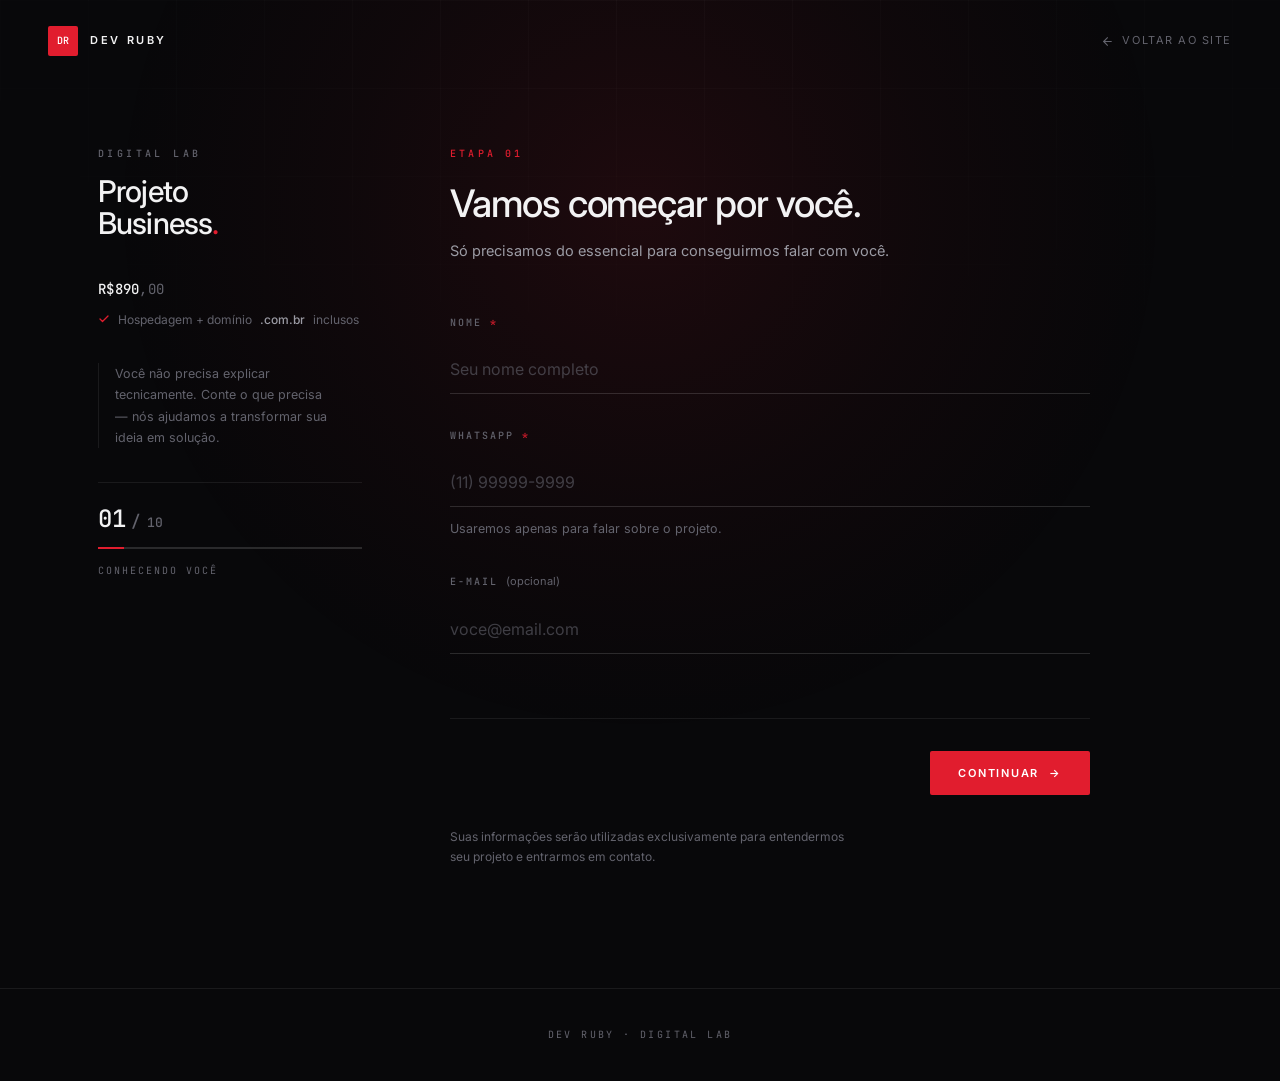
<file: formularios/Plano Biusiness 1/planobiusines1.html>
<!DOCTYPE html>
<html lang="pt-BR">
<head>
<meta charset="UTF-8">
<meta name="viewport" content="width=device-width, initial-scale=1.0">
<meta name="theme-color" content="#08080a">
<meta name="description" content="Briefing do Projeto BUSINESS (R$890,00) da Dev Ruby. Hospedagem e domínio .com.br inclusos.">
<title>Projeto BUSINESS — R$890,00 | Dev Ruby</title>

<link rel="preconnect" href="https://fonts.googleapis.com">
<link rel="preconnect" href="https://fonts.gstatic.com" crossorigin>
<link href="https://fonts.googleapis.com/css2?family=Inter:wght@300;400;500;600&family=JetBrains+Mono:wght@400;500&display=swap" rel="stylesheet">

<link rel="stylesheet" href="plano-business.css">
</head>
<body>

<div class="bg" aria-hidden="true">
  <div class="bg-glow"></div>
  <div class="bg-grid"></div>
</div>

<a class="skip-link" href="#briefing">Ir para o formulário</a>

<div class="page">

  <header class="topbar">
    <a class="brand" href="../../index.html" aria-label="Dev Ruby — voltar para a página inicial">
      <span class="brand-mark" aria-hidden="true">DR</span>
      <span class="brand-name">DEV RUBY</span>
    </a>

    <a class="back-link" href="../../index.html">
      <svg width="13" height="13" viewBox="0 0 24 24" fill="none" stroke="currentColor" stroke-width="2" stroke-linecap="round" stroke-linejoin="round" aria-hidden="true">
        <path d="M19 12H5"></path><path d="m12 19-7-7 7-7"></path>
      </svg>
      Voltar ao site
    </a>
  </header>

  <main class="shell" id="briefing">

    <!-- ==========================================================
         RAIL — identidade + progresso
         ========================================================== -->
    <aside class="rail">

      <div class="rail-head">
        <p class="rail-lab">Digital Lab</p>
        <h1 class="rail-plan">Projeto <br class="br-lg">Business<span class="dot">.</span></h1>
      </div>

      <div class="rail-meta">
        <p class="rail-price">R$890<span>,00</span></p>
        <p class="rail-includes">
          <svg width="12" height="12" viewBox="0 0 24 24" fill="none" stroke="currentColor" stroke-width="2.6" stroke-linecap="round" stroke-linejoin="round" aria-hidden="true">
            <path d="M20 6 9 17l-5-5"></path>
          </svg>
          Hospedagem + domínio <strong>.com.br</strong> inclusos
        </p>
      </div>

      <p class="rail-note">
        Você não precisa explicar tecnicamente. Conte o que precisa — nós ajudamos
        a transformar sua ideia em solução.
      </p>

      <div class="rail-progress">
        <div class="rail-counter" aria-live="polite">
          <span id="progress-current">01</span><span class="rail-slash">/</span><span id="progress-total">10</span>
        </div>
        <div class="rail-track" role="presentation">
          <div class="rail-fill" id="progress-fill"></div>
        </div>
        <p class="rail-stage" id="progress-stage">Conhecendo você</p>
      </div>

    </aside>

    <!-- ==========================================================
         STAGE — formulário
         ========================================================== -->
    <section class="stage">

      <form
        id="form-plano-business"
        name="plano-business"
        method="POST"
        action="/"
        data-netlify="true"
        netlify-honeypot="bot-field"
        novalidate
      >
        <input type="hidden" name="form-name" value="plano-business">

        <p class="hidden-honeypot" aria-hidden="true">
          <label for="bot-field">Não preencha este campo</label>
          <input type="text" id="bot-field" name="bot-field" tabindex="-1" autocomplete="off">
        </p>

        <input type="hidden" name="plano" value="BUSINESS">
        <input type="hidden" name="investimento" value="R$890,00">
        <input type="hidden" name="inclusos" value="Hospedagem + Domínio .com.br">

        <!-- ==========================================================
             ETAPA 01 — Você
             ========================================================== -->
        <div class="step is-active" data-step="1">
          <p class="step-kicker">Etapa 01</p>
          <h2 class="step-title">Vamos começar por você.</h2>
          <p class="step-sub">Só precisamos do essencial para conseguirmos falar com você.</p>

          <div class="field" data-field="nome">
            <label class="field-label" for="nome">Nome <span class="req" aria-hidden="true">*</span></label>
            <input type="text" id="nome" name="nome" autocomplete="name"
                   placeholder="Seu nome completo" required>
            <p class="field-error" data-error role="alert"></p>
          </div>

          <div class="field" data-field="whatsapp">
            <label class="field-label" for="whatsapp">WhatsApp <span class="req" aria-hidden="true">*</span></label>
            <input type="tel" id="whatsapp" name="whatsapp" autocomplete="tel"
                   inputmode="numeric" maxlength="16"
                   placeholder="(11) 99999-9999" required>
            <p class="field-hint">Usaremos apenas para falar sobre o projeto.</p>
            <p class="field-error" data-error role="alert"></p>
          </div>

          <div class="field" data-field="email">
            <label class="field-label" for="email">E-mail <span class="opt">(opcional)</span></label>
            <input type="email" id="email" name="email" autocomplete="email"
                   inputmode="email" placeholder="voce@email.com">
            <p class="field-error" data-error role="alert"></p>
          </div>
        </div>

        <!-- ==========================================================
             ETAPA 02 — Negócio
             ========================================================== -->
        <div class="step" data-step="2">
          <p class="step-kicker">Etapa 02</p>
          <h2 class="step-title">Agora, o seu negócio.</h2>
          <p class="step-sub">Quanto mais entendermos o contexto, melhor será o resultado.</p>

          <div class="field" data-field="empresa">
            <label class="field-label" for="empresa">Nome da empresa <span class="opt">(opcional)</span></label>
            <input type="text" id="empresa" name="empresa" autocomplete="organization"
                   placeholder="Ex: Barbearia X">
            <p class="field-error" data-error role="alert"></p>
          </div>

          <div class="field" data-field="segmento">
            <label class="field-label" for="segmento">Segmento <span class="opt">(opcional)</span></label>
            <input type="text" id="segmento" name="segmento"
                   placeholder="Ex: loja de roupas, restaurante, prestadora de serviços...">
            <p class="field-error" data-error role="alert"></p>
          </div>

          <div class="field" data-field="rede_social">
            <label class="field-label" for="rede_social">Instagram ou rede social <span class="opt">(opcional)</span></label>
            <input type="text" id="rede_social" name="rede_social"
                   placeholder="@seunegocio ou link do perfil">
            <p class="field-error" data-error role="alert"></p>
          </div>

          <div class="field" data-field="possui_site">
            <span class="field-question" id="label-possui-site">Você já possui um site ou sistema? <span class="opt">(opcional)</span></span>
            <div class="options options-inline" data-group="possui_site"
                 role="radiogroup" aria-labelledby="label-possui-site">
              <label class="option">
                <input type="radio" name="possui_site" value="Sim">
                <span class="option-mark" aria-hidden="true"></span>
                <span class="option-text">Sim</span>
              </label>
              <label class="option">
                <input type="radio" name="possui_site" value="Não">
                <span class="option-mark" aria-hidden="true"></span>
                <span class="option-text">Não</span>
              </label>
            </div>
            <p class="field-error" data-error role="alert"></p>
          </div>

          <div class="field is-hidden" data-field="site_url">
            <label class="field-label" for="site_url">Endereço do site ou sistema atual <span class="opt">(opcional)</span></label>
            <input type="url" id="site_url" name="site_url" inputmode="url"
                   placeholder="https://seusite.com.br">
            <p class="field-error" data-error role="alert"></p>
          </div>
        </div>

        <!-- ==========================================================
             ETAPA 03 — Soluções (multiselect)
             ========================================================== -->
        <div class="step" data-step="3">
          <p class="step-kicker">Etapa 03</p>
          <h2 class="step-title">O que seu negócio precisa?</h2>
          <p class="step-sub">Você pode selecionar mais de uma opção.</p>

          <div class="field" data-field="solucoes">
            <span class="field-question" id="label-solucoes">Selecione tudo o que se aplica <span class="opt">(opcional)</span></span>
            <div class="options options-grid-2" data-group="solucoes" data-type="checkbox"
                 role="group" aria-labelledby="label-solucoes">
              <label class="option">
                <input type="checkbox" name="solucoes" value="Site com múltiplas páginas">
                <span class="option-mark" aria-hidden="true"></span>
                <span class="option-text">Site com múltiplas páginas</span>
              </label>
              <label class="option">
                <input type="checkbox" name="solucoes" value="Catálogo digital de produtos/serviços">
                <span class="option-mark" aria-hidden="true"></span>
                <span class="option-text">Catálogo digital</span>
              </label>
              <label class="option">
                <input type="checkbox" name="solucoes" value="Sistema de pedidos">
                <span class="option-mark" aria-hidden="true"></span>
                <span class="option-text">Sistema de pedidos</span>
              </label>
              <label class="option">
                <input type="checkbox" name="solucoes" value="Painel administrativo">
                <span class="option-mark" aria-hidden="true"></span>
                <span class="option-text">Painel administrativo</span>
              </label>
              <label class="option">
                <input type="checkbox" name="solucoes" value="Dashboard com estatísticas">
                <span class="option-mark" aria-hidden="true"></span>
                <span class="option-text">Dashboard com estatísticas</span>
              </label>
              <label class="option">
                <input type="checkbox" name="solucoes" value="Sistema de agendamento">
                <span class="option-mark" aria-hidden="true"></span>
                <span class="option-text">Sistema de agendamento</span>
              </label>
              <label class="option">
                <input type="checkbox" name="solucoes" value="Área do cliente (login)">
                <span class="option-mark" aria-hidden="true"></span>
                <span class="option-text">Área do cliente (login)</span>
              </label>
              <label class="option">
                <input type="checkbox" name="solucoes" value="Blog ou seção de conteúdo">
                <span class="option-mark" aria-hidden="true"></span>
                <span class="option-text">Blog ou conteúdo</span>
              </label>
              <label class="option">
                <input type="checkbox" name="solucoes" value="Automações">
                <span class="option-mark" aria-hidden="true"></span>
                <span class="option-text">Automações</span>
              </label>
              <label class="option">
                <input type="checkbox" name="solucoes" value="Integrações com outras ferramentas">
                <span class="option-mark" aria-hidden="true"></span>
                <span class="option-text">Integrações</span>
              </label>
              <label class="option">
                <input type="checkbox" name="solucoes" value="Outro">
                <span class="option-mark" aria-hidden="true"></span>
                <span class="option-text">Outro</span>
              </label>
              <label class="option">
                <input type="checkbox" name="solucoes" value="Ainda não tenho certeza">
                <span class="option-mark" aria-hidden="true"></span>
                <span class="option-text">Ainda não tenho certeza</span>
              </label>
            </div>
            <p class="field-error" data-error role="alert"></p>
          </div>
        </div>

        <!-- ==========================================================
             ETAPA 04 — Objetivos (multiselect)
             ========================================================== -->
        <div class="step" data-step="4">
          <p class="step-kicker">Etapa 04</p>
          <h2 class="step-title">O que você quer alcançar?</h2>
          <p class="step-sub">Você pode selecionar mais de uma opção.</p>

          <div class="field" data-field="objetivos">
            <span class="field-question" id="label-objetivos">Quais são os principais objetivos do projeto? <span class="opt">(opcional)</span></span>
            <div class="options options-grid-2" data-group="objetivos" data-type="checkbox"
                 role="group" aria-labelledby="label-objetivos">
              <label class="option">
                <input type="checkbox" name="objetivos" value="Aumentar as vendas">
                <span class="option-mark" aria-hidden="true"></span>
                <span class="option-text">Aumentar as vendas</span>
              </label>
              <label class="option">
                <input type="checkbox" name="objetivos" value="Receber pedidos online">
                <span class="option-mark" aria-hidden="true"></span>
                <span class="option-text">Receber pedidos online</span>
              </label>
              <label class="option">
                <input type="checkbox" name="objetivos" value="Conseguir mais clientes">
                <span class="option-mark" aria-hidden="true"></span>
                <span class="option-text">Conseguir mais clientes</span>
              </label>
              <label class="option">
                <input type="checkbox" name="objetivos" value="Mostrar produtos ou serviços">
                <span class="option-mark" aria-hidden="true"></span>
                <span class="option-text">Mostrar produtos ou serviços</span>
              </label>
              <label class="option">
                <input type="checkbox" name="objetivos" value="Automatizar processos manuais">
                <span class="option-mark" aria-hidden="true"></span>
                <span class="option-text">Automatizar processos</span>
              </label>
              <label class="option">
                <input type="checkbox" name="objetivos" value="Reduzir trabalho manual">
                <span class="option-mark" aria-hidden="true"></span>
                <span class="option-text">Reduzir trabalho manual</span>
              </label>
              <label class="option">
                <input type="checkbox" name="objetivos" value="Organizar informações do negócio">
                <span class="option-mark" aria-hidden="true"></span>
                <span class="option-text">Organizar informações</span>
              </label>
              <label class="option">
                <input type="checkbox" name="objetivos" value="Passar mais profissionalismo">
                <span class="option-mark" aria-hidden="true"></span>
                <span class="option-text">Passar mais profissionalismo</span>
              </label>
              <label class="option">
                <input type="checkbox" name="objetivos" value="Melhorar minha presença online">
                <span class="option-mark" aria-hidden="true"></span>
                <span class="option-text">Melhorar presença online</span>
              </label>
              <label class="option">
                <input type="checkbox" name="objetivos" value="Outro">
                <span class="option-mark" aria-hidden="true"></span>
                <span class="option-text">Outro</span>
              </label>
            </div>
            <p class="field-error" data-error role="alert"></p>
          </div>
        </div>

        <!-- ==========================================================
             ETAPA 05 — Catálogo
             ========================================================== -->
        <div class="step" data-step="5">
          <p class="step-kicker">Etapa 05</p>
          <h2 class="step-title">Catálogo e produtos.</h2>
          <p class="step-sub">Essas informações ajudam a dimensionar o projeto. Tudo opcional.</p>

          <div class="field" data-field="tem_catalogo">
            <span class="field-question" id="label-catalogo">Você quer mostrar produtos ou serviços no site? <span class="opt">(opcional)</span></span>
            <div class="options options-inline" data-group="tem_catalogo"
                 role="radiogroup" aria-labelledby="label-catalogo">
              <label class="option">
                <input type="radio" name="tem_catalogo" value="Sim">
                <span class="option-mark" aria-hidden="true"></span>
                <span class="option-text">Sim</span>
              </label>
              <label class="option">
                <input type="radio" name="tem_catalogo" value="Não">
                <span class="option-mark" aria-hidden="true"></span>
                <span class="option-text">Não</span>
              </label>
            </div>
            <p class="field-error" data-error role="alert"></p>
          </div>

          <div class="field" data-field="qtd_itens">
            <label class="field-label" for="qtd_itens">Quantos itens, aproximadamente? <span class="opt">(opcional)</span></label>
            <input type="text" id="qtd_itens" name="qtd_itens"
                   placeholder="Ex: 10, 50, 100, mais de 500...">
            <p class="field-error" data-error role="alert"></p>
          </div>

          <div class="field" data-field="fotos">
            <span class="field-question" id="label-fotos">Você já tem fotos e descrições prontas? <span class="opt">(opcional)</span></span>
            <div class="options" data-group="fotos"
                 role="radiogroup" aria-labelledby="label-fotos">
              <label class="option">
                <input type="radio" name="fotos" value="Já tenho tudo pronto">
                <span class="option-mark" aria-hidden="true"></span>
                <span class="option-text">Já tenho tudo pronto</span>
              </label>
              <label class="option">
                <input type="radio" name="fotos" value="Tenho parte">
                <span class="option-mark" aria-hidden="true"></span>
                <span class="option-text">Tenho parte</span>
              </label>
              <label class="option">
                <input type="radio" name="fotos" value="Não tenho nada ainda">
                <span class="option-mark" aria-hidden="true"></span>
                <span class="option-text">Ainda não tenho nada</span>
              </label>
              <label class="option">
                <input type="radio" name="fotos" value="Preciso de ajuda com isso">
                <span class="option-mark" aria-hidden="true"></span>
                <span class="option-text">Preciso de ajuda com isso</span>
              </label>
            </div>
            <p class="field-error" data-error role="alert"></p>
          </div>

          <div class="field" data-field="categorias">
            <span class="field-question" id="label-categorias">Seu catálogo precisa de categorias? <span class="opt">(opcional)</span></span>
            <div class="options options-inline" data-group="categorias"
                 role="radiogroup" aria-labelledby="label-categorias">
              <label class="option">
                <input type="radio" name="categorias" value="Sim">
                <span class="option-mark" aria-hidden="true"></span>
                <span class="option-text">Sim</span>
              </label>
              <label class="option">
                <input type="radio" name="categorias" value="Não">
                <span class="option-mark" aria-hidden="true"></span>
                <span class="option-text">Não</span>
              </label>
              <label class="option">
                <input type="radio" name="categorias" value="Não sei">
                <span class="option-mark" aria-hidden="true"></span>
                <span class="option-text">Não sei</span>
              </label>
            </div>
            <p class="field-error" data-error role="alert"></p>
          </div>
        </div>

        <!-- ==========================================================
             ETAPA 06 — Pedidos
             ========================================================== -->
        <div class="step" data-step="6">
          <p class="step-kicker">Etapa 06</p>
          <h2 class="step-title">Como você quer receber pedidos?</h2>
          <p class="step-sub">Isso define a estrutura do sistema. Tudo opcional.</p>

          <div class="field" data-field="pedidos">
            <span class="field-question" id="label-pedidos">Forma de receber pedidos <span class="opt">(opcional)</span></span>
            <div class="options options-grid-2" data-group="pedidos" data-type="checkbox"
                 role="group" aria-labelledby="label-pedidos">
              <label class="option">
                <input type="checkbox" name="pedidos" value="Pelo WhatsApp">
                <span class="option-mark" aria-hidden="true"></span>
                <span class="option-text">Pelo WhatsApp</span>
              </label>
              <label class="option">
                <input type="checkbox" name="pedidos" value="Formulário no site">
                <span class="option-mark" aria-hidden="true"></span>
                <span class="option-text">Formulário no site</span>
              </label>
              <label class="option">
                <input type="checkbox" name="pedidos" value="Carrinho completo com checkout">
                <span class="option-mark" aria-hidden="true"></span>
                <span class="option-text">Carrinho completo</span>
              </label>
              <label class="option">
                <input type="checkbox" name="pedidos" value="Somente orçamento">
                <span class="option-mark" aria-hidden="true"></span>
                <span class="option-text">Somente orçamento</span>
              </label>
              <label class="option">
                <input type="checkbox" name="pedidos" value="Ainda não sei">
                <span class="option-mark" aria-hidden="true"></span>
                <span class="option-text">Ainda não sei</span>
              </label>
            </div>
            <p class="field-error" data-error role="alert"></p>
          </div>

          <div class="field" data-field="pagamento">
            <span class="field-question" id="label-pagamento">Precisa de pagamento online? <span class="opt">(opcional)</span></span>
            <div class="options options-inline" data-group="pagamento"
                 role="radiogroup" aria-labelledby="label-pagamento">
              <label class="option">
                <input type="radio" name="pagamento" value="Sim">
                <span class="option-mark" aria-hidden="true"></span>
                <span class="option-text">Sim</span>
              </label>
              <label class="option">
                <input type="radio" name="pagamento" value="Não">
                <span class="option-mark" aria-hidden="true"></span>
                <span class="option-text">Não</span>
              </label>
              <label class="option">
                <input type="radio" name="pagamento" value="Ainda não sei">
                <span class="option-mark" aria-hidden="true"></span>
                <span class="option-text">Não sei</span>
              </label>
            </div>
            <p class="field-error" data-error role="alert"></p>
          </div>

          <div class="field" data-field="frete">
            <span class="field-question" id="label-frete">Precisa de cálculo de frete? <span class="opt">(opcional)</span></span>
            <div class="options options-inline" data-group="frete"
                 role="radiogroup" aria-labelledby="label-frete">
              <label class="option">
                <input type="radio" name="frete" value="Sim">
                <span class="option-mark" aria-hidden="true"></span>
                <span class="option-text">Sim</span>
              </label>
              <label class="option">
                <input type="radio" name="frete" value="Não">
                <span class="option-mark" aria-hidden="true"></span>
                <span class="option-text">Não</span>
              </label>
              <label class="option">
                <input type="radio" name="frete" value="Ainda não sei">
                <span class="option-mark" aria-hidden="true"></span>
                <span class="option-text">Não sei</span>
              </label>
            </div>
            <p class="field-error" data-error role="alert"></p>
          </div>
        </div>

        <!-- ==========================================================
             ETAPA 07 — Painel e integrações
             ========================================================== -->
        <div class="step" data-step="7">
          <p class="step-kicker">Etapa 07</p>
          <h2 class="step-title">Painel administrativo e integrações.</h2>
          <p class="step-sub">O que você precisa gerenciar no dia a dia? Tudo opcional.</p>

          <div class="field" data-field="painel">
            <span class="field-question" id="label-painel">O que precisa no painel administrativo? <span class="opt">(opcional)</span></span>
            <div class="options options-grid-2" data-group="painel" data-type="checkbox"
                 role="group" aria-labelledby="label-painel">
              <label class="option">
                <input type="checkbox" name="painel" value="Cadastrar/editar produtos">
                <span class="option-mark" aria-hidden="true"></span>
                <span class="option-text">Cadastrar/editar produtos</span>
              </label>
              <label class="option">
                <input type="checkbox" name="painel" value="Ver pedidos recebidos">
                <span class="option-mark" aria-hidden="true"></span>
                <span class="option-text">Ver pedidos recebidos</span>
              </label>
              <label class="option">
                <input type="checkbox" name="painel" value="Gerenciar clientes">
                <span class="option-mark" aria-hidden="true"></span>
                <span class="option-text">Gerenciar clientes</span>
              </label>
              <label class="option">
                <input type="checkbox" name="painel" value="Ver estatísticas e relatórios">
                <span class="option-mark" aria-hidden="true"></span>
                <span class="option-text">Estatísticas e relatórios</span>
              </label>
              <label class="option">
                <input type="checkbox" name="painel" value="Gerenciar promoções">
                <span class="option-mark" aria-hidden="true"></span>
                <span class="option-text">Gerenciar promoções</span>
              </label>
              <label class="option">
                <input type="checkbox" name="painel" value="Gerenciar agendamentos">
                <span class="option-mark" aria-hidden="true"></span>
                <span class="option-text">Gerenciar agendamentos</span>
              </label>
              <label class="option">
                <input type="checkbox" name="painel" value="Controle de estoque">
                <span class="option-mark" aria-hidden="true"></span>
                <span class="option-text">Controle de estoque</span>
              </label>
              <label class="option">
                <input type="checkbox" name="painel" value="Ainda não sei">
                <span class="option-mark" aria-hidden="true"></span>
                <span class="option-text">Ainda não sei</span>
              </label>
            </div>
            <p class="field-error" data-error role="alert"></p>
          </div>

          <div class="field" data-field="integracoes">
            <span class="field-question" id="label-integracoes">Precisa integrar com algum sistema externo? <span class="opt">(opcional)</span></span>
            <div class="options options-grid-2" data-group="integracoes" data-type="checkbox"
                 role="group" aria-labelledby="label-integracoes">
              <label class="option">
                <input type="checkbox" name="integracoes" value="WhatsApp API">
                <span class="option-mark" aria-hidden="true"></span>
                <span class="option-text">WhatsApp API</span>
              </label>
              <label class="option">
                <input type="checkbox" name="integracoes" value="Instagram / Facebook">
                <span class="option-mark" aria-hidden="true"></span>
                <span class="option-text">Instagram / Facebook</span>
              </label>
              <label class="option">
                <input type="checkbox" name="integracoes" value="Meios de pagamento">
                <span class="option-mark" aria-hidden="true"></span>
                <span class="option-text">Meios de pagamento</span>
              </label>
              <label class="option">
                <input type="checkbox" name="integracoes" value="Sistema de nota fiscal">
                <span class="option-mark" aria-hidden="true"></span>
                <span class="option-text">Nota fiscal</span>
              </label>
              <label class="option">
                <input type="checkbox" name="integracoes" value="Google Analytics / Meta Pixel">
                <span class="option-mark" aria-hidden="true"></span>
                <span class="option-text">Analytics / Pixel</span>
              </label>
              <label class="option">
                <input type="checkbox" name="integracoes" value="E-mail marketing">
                <span class="option-mark" aria-hidden="true"></span>
                <span class="option-text">E-mail marketing</span>
              </label>
              <label class="option">
                <input type="checkbox" name="integracoes" value="ERP ou sistema interno">
                <span class="option-mark" aria-hidden="true"></span>
                <span class="option-text">ERP ou sistema interno</span>
              </label>
              <label class="option">
                <input type="checkbox" name="integracoes" value="Outro">
                <span class="option-mark" aria-hidden="true"></span>
                <span class="option-text">Outro</span>
              </label>
            </div>
            <p class="field-error" data-error role="alert"></p>
          </div>
        </div>

        <!-- ==========================================================
             ETAPA 08 — Descrição (OBRIGATÓRIA)
             ========================================================== -->
        <div class="step" data-step="8">
          <p class="step-kicker">Etapa 08</p>
          <h2 class="step-title">Conte sobre o seu projeto.</h2>
          <p class="step-sub">Essa é a parte mais importante do briefing. Conte com suas palavras.</p>

          <div class="field" data-field="descricao">
            <label class="field-question" for="descricao">Descreva o que você imagina para o projeto. <span class="req" aria-hidden="true">*</span></label>
            <textarea id="descricao" name="descricao" rows="7" required
                      placeholder="Ex: quero um site com várias páginas, um catálogo com meus produtos, sistema de pedidos pelo WhatsApp e um painel para eu cadastrar os produtos sozinho..."></textarea>
            <p class="field-hint">Sem termos técnicos. Explique com suas próprias palavras.</p>
            <p class="field-error" data-error role="alert"></p>
          </div>
        </div>

        <!-- ==========================================================
             ETAPA 09 — Prazo, referência e observações
             ========================================================== -->
        <div class="step" data-step="9">
          <p class="step-kicker">Etapa 09</p>
          <h2 class="step-title">Últimos detalhes.</h2>
          <p class="step-sub">Prazo, referências e observações finais. Tudo opcional.</p>

          <div class="field" data-field="prazo">
            <span class="field-label" id="label-prazo">Quando você gostaria de colocar o projeto no ar? <span class="opt">(opcional)</span></span>
            <div class="options options-grid-2" data-group="prazo"
                 role="radiogroup" aria-labelledby="label-prazo">
              <label class="option">
                <input type="radio" name="prazo" value="O quanto antes">
                <span class="option-mark" aria-hidden="true"></span>
                <span class="option-text">O quanto antes</span>
              </label>
              <label class="option">
                <input type="radio" name="prazo" value="Em até 15 dias">
                <span class="option-mark" aria-hidden="true"></span>
                <span class="option-text">Em até 15 dias</span>
              </label>
              <label class="option">
                <input type="radio" name="prazo" value="Em até 30 dias">
                <span class="option-mark" aria-hidden="true"></span>
                <span class="option-text">Em até 30 dias</span>
              </label>
              <label class="option">
                <input type="radio" name="prazo" value="Em até 60 dias">
                <span class="option-mark" aria-hidden="true"></span>
                <span class="option-text">Em até 60 dias</span>
              </label>
              <label class="option">
                <input type="radio" name="prazo" value="Ainda não tenho prazo definido">
                <span class="option-mark" aria-hidden="true"></span>
                <span class="option-text">Ainda não tenho prazo definido</span>
              </label>
            </div>
            <p class="field-error" data-error role="alert"></p>
          </div>

          <div class="field" data-field="referencia">
            <label class="field-label" for="referencia">Algum site ou sistema de referência? <span class="opt">(opcional)</span></label>
            <input type="url" id="referencia" name="referencia" inputmode="url"
                   placeholder="Cole aqui o link, se tiver.">
            <p class="field-error" data-error role="alert"></p>
          </div>

          <div class="field" data-field="observacoes">
            <label class="field-question" for="observacoes">Alguma informação importante que não perguntamos? <span class="opt">(opcional)</span></label>
            <textarea id="observacoes" name="observacoes" rows="4"
                      placeholder="Escreva aqui, se quiser."></textarea>
            <p class="field-error" data-error role="alert"></p>
          </div>
        </div>

        <!-- ==========================================================
             ETAPA 10 — REVISÃO
             ========================================================== -->
        <div class="step" data-step="10">
          <p class="step-kicker">Revisão final</p>
          <h2 class="step-title">Confira antes de enviar.</h2>
          <p class="step-sub">Revise os dados abaixo. Você pode voltar e editar qualquer item.</p>

          <div class="summary">
            <div class="summary-top">
              <p class="summary-top-label">Seu projeto</p>
              <p class="summary-top-plan">BUSINESS <span>— R$890,00</span></p>
            </div>
            <div class="summary-list" id="summary-list"></div>
          </div>
        </div>

        <!-- ==========================================================
             NAVEGAÇÃO
             ========================================================== -->
        <div class="nav">
          <button type="button" class="btn btn-ghost" id="btn-prev" hidden>
            <span class="btn-arrow" aria-hidden="true">←</span>
            <span class="btn-label">Voltar</span>
          </button>

          <button type="button" class="btn btn-primary" id="btn-next">
            <span class="btn-label">Continuar</span>
            <span class="btn-arrow" aria-hidden="true">→</span>
          </button>

          <button type="submit" class="btn btn-primary" id="btn-submit" hidden>
            <span class="btn-label">Enviar projeto</span>
            <span class="btn-arrow" aria-hidden="true">→</span>
          </button>
        </div>

        <p class="privacy">
          Suas informações serão utilizadas exclusivamente para entendermos seu projeto
          e entrarmos em contato.
        </p>

        <div class="form-alert" id="form-alert" role="alert"></div>
      </form>

      <!-- ==========================================================
           SUCESSO
           ========================================================== -->
      <section class="success" id="success" hidden>
        <p class="success-status">
          <span class="dot" aria-hidden="true"></span>
          Projeto recebido
        </p>

        <h2 class="success-title">Obrigado por compartilhar sua ideia.</h2>

        <p>Agora temos uma visão muito melhor do que você precisa.</p>
        <p>A Dev Ruby vai analisar as informações e entrar em contato para conversarmos
           sobre os próximos passos.</p>

        <div class="success-actions">
          <a class="btn btn-whatsapp" id="btn-whatsapp" href="#" target="_blank" rel="noopener">
            <span class="btn-label">Falar pelo WhatsApp</span>
            <span class="btn-arrow" aria-hidden="true">→</span>
          </a>
          <a class="btn btn-ghost" href="../../index.html">
            <span class="btn-arrow" aria-hidden="true">←</span>
            <span class="btn-label">Voltar ao site</span>
          </a>
        </div>
      </section>

    </section>

  </main>

  <footer class="footer">
    <p>Dev Ruby · Digital Lab</p>
  </footer>

</div>

<script src="plano-business.js"></script>
</body>
</html>
</file>
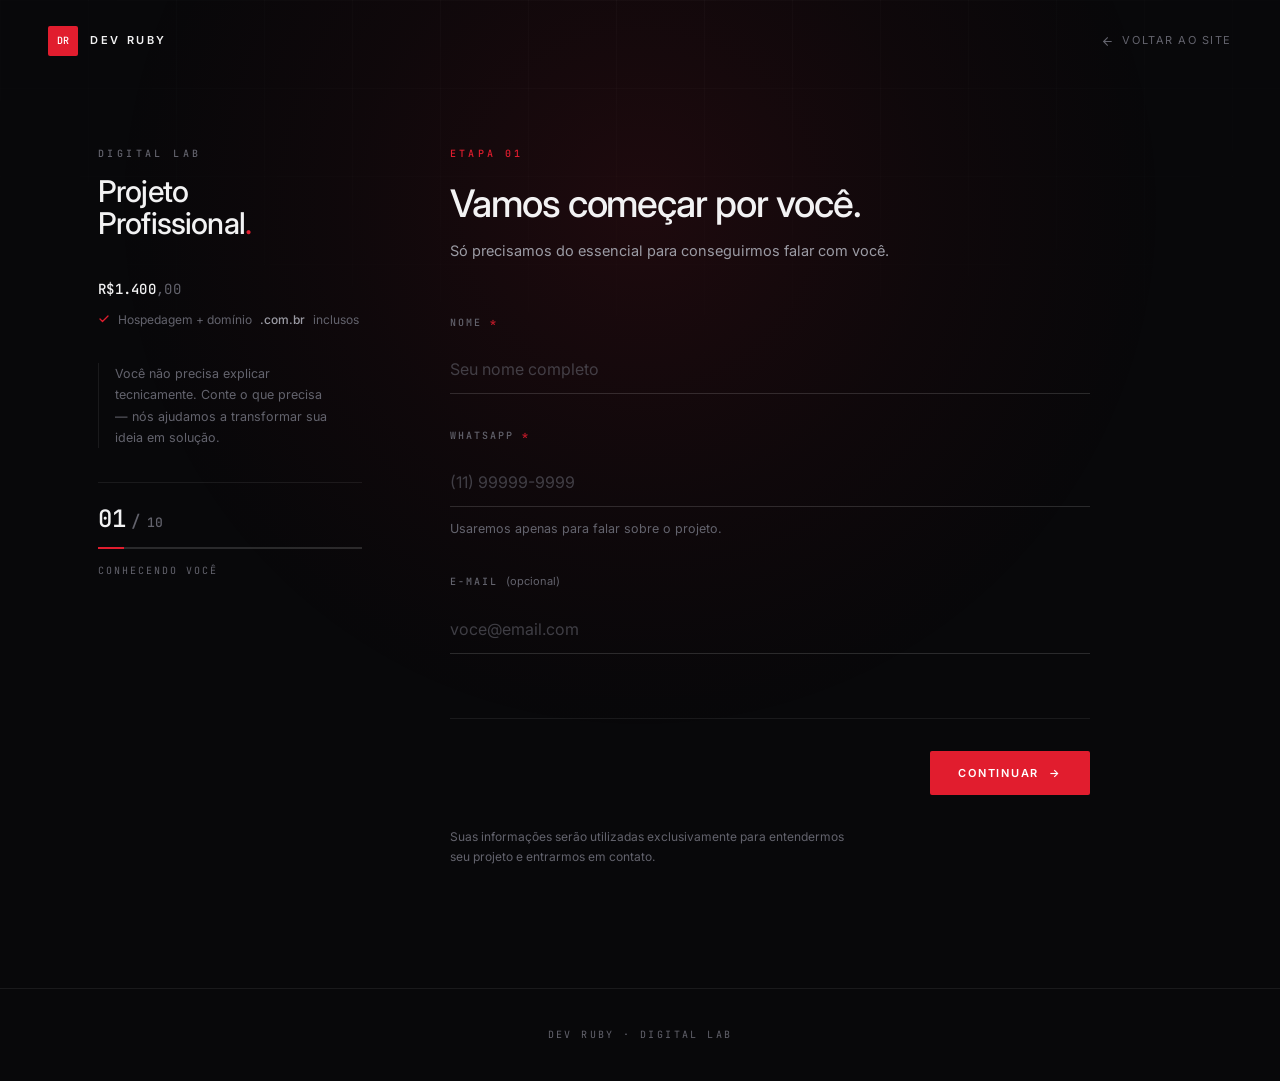
<file: formularios/plano profissional/plano-profissional.html>
<!DOCTYPE html>
<html lang="pt-BR">
<head>
<meta charset="UTF-8">
<meta name="viewport" content="width=device-width, initial-scale=1.0">
<meta name="theme-color" content="#08080a">
<meta name="description" content="Briefing do Projeto PROFISSIONAL (R$1.400,00) da Dev Ruby. Sistema web completo com hospedagem e domínio .com.br inclusos.">
<title>Projeto PROFISSIONAL — R$1.400,00 | Dev Ruby</title>

<link rel="preconnect" href="https://fonts.googleapis.com">
<link rel="preconnect" href="https://fonts.gstatic.com" crossorigin>
<link href="https://fonts.googleapis.com/css2?family=Inter:wght@300;400;500;600&family=JetBrains+Mono:wght@400;500&display=swap" rel="stylesheet">

<link rel="stylesheet" href="plano-profissional.css">
</head>
<body>

<div class="bg" aria-hidden="true">
  <div class="bg-glow"></div>
  <div class="bg-grid"></div>
</div>

<a class="skip-link" href="#briefing">Ir para o formulário</a>

<div class="page">

  <header class="topbar">
    <a class="brand" href="../../index.html" aria-label="Dev Ruby — voltar para a página inicial">
      <span class="brand-mark" aria-hidden="true">DR</span>
      <span class="brand-name">DEV RUBY</span>
    </a>

    <a class="back-link" href="../../index.html">
      <svg width="13" height="13" viewBox="0 0 24 24" fill="none" stroke="currentColor" stroke-width="2" stroke-linecap="round" stroke-linejoin="round" aria-hidden="true">
        <path d="M19 12H5"></path><path d="m12 19-7-7 7-7"></path>
      </svg>
      Voltar ao site
    </a>
  </header>

  <main class="shell" id="briefing">

    <!-- ==========================================================
         RAIL — identidade + progresso
         ========================================================== -->
    <aside class="rail">

      <div class="rail-head">
        <p class="rail-lab">Digital Lab</p>
        <h1 class="rail-plan">Projeto <br class="br-lg">Profissional<span class="dot">.</span></h1>
      </div>

      <div class="rail-meta">
        <p class="rail-price">R$1.400<span>,00</span></p>
        <p class="rail-includes">
          <svg width="12" height="12" viewBox="0 0 24 24" fill="none" stroke="currentColor" stroke-width="2.6" stroke-linecap="round" stroke-linejoin="round" aria-hidden="true">
            <path d="M20 6 9 17l-5-5"></path>
          </svg>
          Hospedagem + domínio <strong>.com.br</strong> inclusos
        </p>
      </div>

      <p class="rail-note">
        Você não precisa explicar tecnicamente. Conte o que precisa — nós ajudamos
        a transformar sua ideia em solução.
      </p>

      <div class="rail-progress">
        <div class="rail-counter" aria-live="polite">
          <span id="progress-current">01</span><span class="rail-slash">/</span><span id="progress-total">10</span>
        </div>
        <div class="rail-track" role="presentation">
          <div class="rail-fill" id="progress-fill"></div>
        </div>
        <p class="rail-stage" id="progress-stage">Conhecendo você</p>
      </div>

    </aside>

    <!-- ==========================================================
         STAGE — formulário
         ========================================================== -->
    <section class="stage">

      <form
        id="form-plano-profissional"
        name="plano-profissional"
        method="POST"
        action="/"
        data-netlify="true"
        netlify-honeypot="bot-field"
        novalidate
      >
        <input type="hidden" name="form-name" value="plano-profissional">

        <p class="hidden-honeypot" aria-hidden="true">
          <label for="bot-field">Não preencha este campo</label>
          <input type="text" id="bot-field" name="bot-field" tabindex="-1" autocomplete="off">
        </p>

        <input type="hidden" name="plano" value="PROFISSIONAL">
        <input type="hidden" name="investimento" value="R$1.400,00">
        <input type="hidden" name="inclusos" value="Hospedagem + Domínio .com.br">

        <!-- ==========================================================
             ETAPA 01 — Você
             ========================================================== -->
        <div class="step is-active" data-step="1">
          <p class="step-kicker">Etapa 01</p>
          <h2 class="step-title">Vamos começar por você.</h2>
          <p class="step-sub">Só precisamos do essencial para conseguirmos falar com você.</p>

          <div class="field" data-field="nome">
            <label class="field-label" for="nome">Nome <span class="req" aria-hidden="true">*</span></label>
            <input type="text" id="nome" name="nome" autocomplete="name"
                   placeholder="Seu nome completo" required>
            <p class="field-error" data-error role="alert"></p>
          </div>

          <div class="field" data-field="whatsapp">
            <label class="field-label" for="whatsapp">WhatsApp <span class="req" aria-hidden="true">*</span></label>
            <input type="tel" id="whatsapp" name="whatsapp" autocomplete="tel"
                   inputmode="numeric" maxlength="16"
                   placeholder="(11) 99999-9999" required>
            <p class="field-hint">Usaremos apenas para falar sobre o projeto.</p>
            <p class="field-error" data-error role="alert"></p>
          </div>

          <div class="field" data-field="email">
            <label class="field-label" for="email">E-mail <span class="opt">(opcional)</span></label>
            <input type="email" id="email" name="email" autocomplete="email"
                   inputmode="email" placeholder="voce@email.com">
            <p class="field-error" data-error role="alert"></p>
          </div>
        </div>

        <!-- ==========================================================
             ETAPA 02 — Negócio
             ========================================================== -->
        <div class="step" data-step="2">
          <p class="step-kicker">Etapa 02</p>
          <h2 class="step-title">Agora, o seu negócio.</h2>
          <p class="step-sub">Quanto mais entendermos o contexto, melhor será o resultado.</p>

          <div class="field" data-field="empresa">
            <label class="field-label" for="empresa">Nome da empresa <span class="opt">(opcional)</span></label>
            <input type="text" id="empresa" name="empresa" autocomplete="organization"
                   placeholder="Ex: Barbearia X">
            <p class="field-error" data-error role="alert"></p>
          </div>

          <div class="field" data-field="segmento">
            <label class="field-label" for="segmento">Segmento <span class="opt">(opcional)</span></label>
            <input type="text" id="segmento" name="segmento"
                   placeholder="Ex: clínica, restaurante, escola, prestadora de serviços...">
            <p class="field-error" data-error role="alert"></p>
          </div>

          <div class="field" data-field="rede_social">
            <label class="field-label" for="rede_social">Instagram ou rede social <span class="opt">(opcional)</span></label>
            <input type="text" id="rede_social" name="rede_social"
                   placeholder="@seunegocio ou link do perfil">
            <p class="field-error" data-error role="alert"></p>
          </div>

          <div class="field" data-field="possui_site">
            <span class="field-question" id="label-possui-site">Você já possui um site ou sistema em uso? <span class="opt">(opcional)</span></span>
            <div class="options options-inline" data-group="possui_site"
                 role="radiogroup" aria-labelledby="label-possui-site">
              <label class="option">
                <input type="radio" name="possui_site" value="Sim">
                <span class="option-mark" aria-hidden="true"></span>
                <span class="option-text">Sim</span>
              </label>
              <label class="option">
                <input type="radio" name="possui_site" value="Não">
                <span class="option-mark" aria-hidden="true"></span>
                <span class="option-text">Não</span>
              </label>
            </div>
            <p class="field-error" data-error role="alert"></p>
          </div>

          <div class="field is-hidden" data-field="site_url">
            <label class="field-label" for="site_url">Endereço do site ou sistema atual <span class="opt">(opcional)</span></label>
            <input type="url" id="site_url" name="site_url" inputmode="url"
                   placeholder="https://seusite.com.br">
            <p class="field-error" data-error role="alert"></p>
          </div>
        </div>

        <!-- ==========================================================
             ETAPA 03 — Tipo de sistema
             ========================================================== -->
        <div class="step" data-step="3">
          <p class="step-kicker">Etapa 03</p>
          <h2 class="step-title">Qual tipo de sistema você precisa?</h2>
          <p class="step-sub">Você pode selecionar mais de uma opção.</p>

          <div class="field" data-field="tipo_sistema">
            <span class="field-question" id="label-tipo-sistema">Selecione tudo o que se aplica <span class="opt">(opcional)</span></span>
            <div class="options options-grid-2" data-group="tipo_sistema" data-type="checkbox"
                 role="group" aria-labelledby="label-tipo-sistema">
              <label class="option">
                <input type="checkbox" name="tipo_sistema" value="Sistema de gestão completo">
                <span class="option-mark" aria-hidden="true"></span>
                <span class="option-text">Sistema de gestão completo</span>
              </label>
              <label class="option">
                <input type="checkbox" name="tipo_sistema" value="Painel administrativo">
                <span class="option-mark" aria-hidden="true"></span>
                <span class="option-text">Painel administrativo</span>
              </label>
              <label class="option">
                <input type="checkbox" name="tipo_sistema" value="Área do cliente com login">
                <span class="option-mark" aria-hidden="true"></span>
                <span class="option-text">Área do cliente com login</span>
              </label>
              <label class="option">
                <input type="checkbox" name="tipo_sistema" value="Dashboard com gráficos">
                <span class="option-mark" aria-hidden="true"></span>
                <span class="option-text">Dashboard com gráficos</span>
              </label>
              <label class="option">
                <input type="checkbox" name="tipo_sistema" value="CRM de clientes">
                <span class="option-mark" aria-hidden="true"></span>
                <span class="option-text">CRM de clientes</span>
              </label>
              <label class="option">
                <input type="checkbox" name="tipo_sistema" value="Sistema de agendamento">
                <span class="option-mark" aria-hidden="true"></span>
                <span class="option-text">Sistema de agendamento</span>
              </label>
              <label class="option">
                <input type="checkbox" name="tipo_sistema" value="Controle financeiro">
                <span class="option-mark" aria-hidden="true"></span>
                <span class="option-text">Controle financeiro</span>
              </label>
              <label class="option">
                <input type="checkbox" name="tipo_sistema" value="Controle de estoque">
                <span class="option-mark" aria-hidden="true"></span>
                <span class="option-text">Controle de estoque</span>
              </label>
              <label class="option">
                <input type="checkbox" name="tipo_sistema" value="Sistema de pedidos">
                <span class="option-mark" aria-hidden="true"></span>
                <span class="option-text">Sistema de pedidos</span>
              </label>
              <label class="option">
                <input type="checkbox" name="tipo_sistema" value="Relatórios e exportações">
                <span class="option-mark" aria-hidden="true"></span>
                <span class="option-text">Relatórios e exportações</span>
              </label>
              <label class="option">
                <input type="checkbox" name="tipo_sistema" value="Automações avançadas">
                <span class="option-mark" aria-hidden="true"></span>
                <span class="option-text">Automações avançadas</span>
              </label>
              <label class="option">
                <input type="checkbox" name="tipo_sistema" value="Sistema com Inteligência Artificial">
                <span class="option-mark" aria-hidden="true"></span>
                <span class="option-text">Sistema com IA</span>
              </label>
              <label class="option">
                <input type="checkbox" name="tipo_sistema" value="Plataforma para clientes">
                <span class="option-mark" aria-hidden="true"></span>
                <span class="option-text">Plataforma para clientes</span>
              </label>
              <label class="option">
                <input type="checkbox" name="tipo_sistema" value="Outro">
                <span class="option-mark" aria-hidden="true"></span>
                <span class="option-text">Outro</span>
              </label>
              <label class="option">
                <input type="checkbox" name="tipo_sistema" value="Ainda não tenho certeza">
                <span class="option-mark" aria-hidden="true"></span>
                <span class="option-text">Ainda não tenho certeza</span>
              </label>
            </div>
            <p class="field-error" data-error role="alert"></p>
          </div>
        </div>

        <!-- ==========================================================
             ETAPA 04 — Objetivos
             ========================================================== -->
        <div class="step" data-step="4">
          <p class="step-kicker">Etapa 04</p>
          <h2 class="step-title">O que você quer resolver?</h2>
          <p class="step-sub">Você pode selecionar mais de uma opção.</p>

          <div class="field" data-field="objetivos">
            <span class="field-question" id="label-objetivos">Quais são os principais objetivos do sistema? <span class="opt">(opcional)</span></span>
            <div class="options options-grid-2" data-group="objetivos" data-type="checkbox"
                 role="group" aria-labelledby="label-objetivos">
              <label class="option">
                <input type="checkbox" name="objetivos" value="Centralizar informações do negócio">
                <span class="option-mark" aria-hidden="true"></span>
                <span class="option-text">Centralizar informações</span>
              </label>
              <label class="option">
                <input type="checkbox" name="objetivos" value="Substituir planilhas manuais">
                <span class="option-mark" aria-hidden="true"></span>
                <span class="option-text">Substituir planilhas</span>
              </label>
              <label class="option">
                <input type="checkbox" name="objetivos" value="Automatizar tarefas manuais">
                <span class="option-mark" aria-hidden="true"></span>
                <span class="option-text">Automatizar tarefas</span>
              </label>
              <label class="option">
                <input type="checkbox" name="objetivos" value="Aumentar a produtividade da equipe">
                <span class="option-mark" aria-hidden="true"></span>
                <span class="option-text">Aumentar produtividade</span>
              </label>
              <label class="option">
                <input type="checkbox" name="objetivos" value="Reduzir erros e retrabalho">
                <span class="option-mark" aria-hidden="true"></span>
                <span class="option-text">Reduzir erros</span>
              </label>
              <label class="option">
                <input type="checkbox" name="objetivos" value="Melhorar o atendimento ao cliente">
                <span class="option-mark" aria-hidden="true"></span>
                <span class="option-text">Melhorar atendimento</span>
              </label>
              <label class="option">
                <input type="checkbox" name="objetivos" value="Tomar decisões com base em dados">
                <span class="option-mark" aria-hidden="true"></span>
                <span class="option-text">Decidir com dados</span>
              </label>
              <label class="option">
                <input type="checkbox" name="objetivos" value="Escalar o negócio">
                <span class="option-mark" aria-hidden="true"></span>
                <span class="option-text">Escalar o negócio</span>
              </label>
              <label class="option">
                <input type="checkbox" name="objetivos" value="Ter controle total em um só lugar">
                <span class="option-mark" aria-hidden="true"></span>
                <span class="option-text">Ter controle total</span>
              </label>
              <label class="option">
                <input type="checkbox" name="objetivos" value="Oferecer autoatendimento ao cliente">
                <span class="option-mark" aria-hidden="true"></span>
                <span class="option-text">Autoatendimento ao cliente</span>
              </label>
              <label class="option">
                <input type="checkbox" name="objetivos" value="Outro">
                <span class="option-mark" aria-hidden="true"></span>
                <span class="option-text">Outro</span>
              </label>
            </div>
            <p class="field-error" data-error role="alert"></p>
          </div>
        </div>

        <!-- ==========================================================
             ETAPA 05 — Usuários e acessos
             ========================================================== -->
        <div class="step" data-step="5">
          <p class="step-kicker">Etapa 05</p>
          <h2 class="step-title">Quem vai usar o sistema?</h2>
          <p class="step-sub">Isso define a estrutura de login e permissões. Tudo opcional.</p>

          <div class="field" data-field="usuarios">
            <span class="field-question" id="label-usuarios">Quem vai ter acesso? <span class="opt">(opcional)</span></span>
            <div class="options options-grid-2" data-group="usuarios" data-type="checkbox"
                 role="group" aria-labelledby="label-usuarios">
              <label class="option">
                <input type="checkbox" name="usuarios" value="Somente você (administrador)">
                <span class="option-mark" aria-hidden="true"></span>
                <span class="option-text">Somente você (admin)</span>
              </label>
              <label class="option">
                <input type="checkbox" name="usuarios" value="Sua equipe interna">
                <span class="option-mark" aria-hidden="true"></span>
                <span class="option-text">Sua equipe interna</span>
              </label>
              <label class="option">
                <input type="checkbox" name="usuarios" value="Clientes com login próprio">
                <span class="option-mark" aria-hidden="true"></span>
                <span class="option-text">Clientes com login</span>
              </label>
              <label class="option">
                <input type="checkbox" name="usuarios" value="Parceiros ou fornecedores">
                <span class="option-mark" aria-hidden="true"></span>
                <span class="option-text">Parceiros/fornecedores</span>
              </label>
              <label class="option">
                <input type="checkbox" name="usuarios" value="Visitantes sem login (site público)">
                <span class="option-mark" aria-hidden="true"></span>
                <span class="option-text">Visitantes sem login</span>
              </label>
            </div>
            <p class="field-error" data-error role="alert"></p>
          </div>

          <div class="field" data-field="qtd_usuarios">
            <label class="field-label" for="qtd_usuarios">Quantos usuários, aproximadamente? <span class="opt">(opcional)</span></label>
            <input type="text" id="qtd_usuarios" name="qtd_usuarios"
                   placeholder="Ex: 5 internos, 50 clientes, 200 clientes...">
            <p class="field-error" data-error role="alert"></p>
          </div>

          <div class="field" data-field="permissoes">
            <span class="field-question" id="label-permissoes">Precisa de níveis de permissão diferentes? <span class="opt">(opcional)</span></span>
            <div class="options options-inline" data-group="permissoes"
                 role="radiogroup" aria-labelledby="label-permissoes">
              <label class="option">
                <input type="radio" name="permissoes" value="Sim">
                <span class="option-mark" aria-hidden="true"></span>
                <span class="option-text">Sim</span>
              </label>
              <label class="option">
                <input type="radio" name="permissoes" value="Não">
                <span class="option-mark" aria-hidden="true"></span>
                <span class="option-text">Não</span>
              </label>
              <label class="option">
                <input type="radio" name="permissoes" value="Ainda não sei">
                <span class="option-mark" aria-hidden="true"></span>
                <span class="option-text">Não sei</span>
              </label>
            </div>
            <p class="field-error" data-error role="alert"></p>
          </div>
        </div>

        <!-- ==========================================================
             ETAPA 06 — Funcionalidades e integrações
             ========================================================== -->
        <div class="step" data-step="6">
          <p class="step-kicker">Etapa 06</p>
          <h2 class="step-title">Funcionalidades e integrações.</h2>
          <p class="step-sub">O que o sistema precisa fazer? Tudo opcional.</p>

          <div class="field" data-field="funcionalidades">
            <span class="field-question" id="label-funcionalidades">Selecione as funcionalidades <span class="opt">(opcional)</span></span>
            <div class="options options-grid-2" data-group="funcionalidades" data-type="checkbox"
                 role="group" aria-labelledby="label-funcionalidades">
              <label class="option">
                <input type="checkbox" name="funcionalidades" value="Banco de dados">
                <span class="option-mark" aria-hidden="true"></span>
                <span class="option-text">Banco de dados</span>
              </label>
              <label class="option">
                <input type="checkbox" name="funcionalidades" value="Login e cadastro de usuários">
                <span class="option-mark" aria-hidden="true"></span>
                <span class="option-text">Login e cadastro</span>
              </label>
              <label class="option">
                <input type="checkbox" name="funcionalidades" value="Cadastro e edição de dados (CRUD)">
                <span class="option-mark" aria-hidden="true"></span>
                <span class="option-text">Cadastro/edição (CRUD)</span>
              </label>
              <label class="option">
                <input type="checkbox" name="funcionalidades" value="Relatórios em PDF">
                <span class="option-mark" aria-hidden="true"></span>
                <span class="option-text">Relatórios em PDF</span>
              </label>
              <label class="option">
                <input type="checkbox" name="funcionalidades" value="Exportação para Excel">
                <span class="option-mark" aria-hidden="true"></span>
                <span class="option-text">Exportação Excel</span>
              </label>
              <label class="option">
                <input type="checkbox" name="funcionalidades" value="Gráficos e dashboards">
                <span class="option-mark" aria-hidden="true"></span>
                <span class="option-text">Gráficos e dashboards</span>
              </label>
              <label class="option">
                <input type="checkbox" name="funcionalidades" value="Notificações por e-mail">
                <span class="option-mark" aria-hidden="true"></span>
                <span class="option-text">Notificações por e-mail</span>
              </label>
              <label class="option">
                <input type="checkbox" name="funcionalidades" value="Notificações pelo WhatsApp">
                <span class="option-mark" aria-hidden="true"></span>
                <span class="option-text">Notificações WhatsApp</span>
              </label>
              <label class="option">
                <input type="checkbox" name="funcionalidades" value="Backup automático">
                <span class="option-mark" aria-hidden="true"></span>
                <span class="option-text">Backup automático</span>
              </label>
              <label class="option">
                <input type="checkbox" name="funcionalidades" value="Histórico de ações">
                <span class="option-mark" aria-hidden="true"></span>
                <span class="option-text">Histórico de ações</span>
              </label>
              <label class="option">
                <input type="checkbox" name="funcionalidades" value="Assinatura / planos">
                <span class="option-mark" aria-hidden="true"></span>
                <span class="option-text">Assinatura / planos</span>
              </label>
              <label class="option">
                <input type="checkbox" name="funcionalidades" value="Pagamentos online">
                <span class="option-mark" aria-hidden="true"></span>
                <span class="option-text">Pagamentos online</span>
              </label>
            </div>
            <p class="field-error" data-error role="alert"></p>
          </div>

          <div class="field" data-field="integracoes">
            <span class="field-question" id="label-integracoes">Precisa integrar com algo externo? <span class="opt">(opcional)</span></span>
            <div class="options options-grid-2" data-group="integracoes" data-type="checkbox"
                 role="group" aria-labelledby="label-integracoes">
              <label class="option">
                <input type="checkbox" name="integracoes" value="WhatsApp API">
                <span class="option-mark" aria-hidden="true"></span>
                <span class="option-text">WhatsApp API</span>
              </label>
              <label class="option">
                <input type="checkbox" name="integracoes" value="Meios de pagamento">
                <span class="option-mark" aria-hidden="true"></span>
                <span class="option-text">Meios de pagamento</span>
              </label>
              <label class="option">
                <input type="checkbox" name="integracoes" value="Sistema de nota fiscal">
                <span class="option-mark" aria-hidden="true"></span>
                <span class="option-text">Nota fiscal</span>
              </label>
              <label class="option">
                <input type="checkbox" name="integracoes" value="ERP ou sistema interno">
                <span class="option-mark" aria-hidden="true"></span>
                <span class="option-text">ERP / sistema interno</span>
              </label>
              <label class="option">
                <input type="checkbox" name="integracoes" value="Google (Calendar, Maps, Analytics)">
                <span class="option-mark" aria-hidden="true"></span>
                <span class="option-text">Google (Calendar, Analytics)</span>
              </label>
              <label class="option">
                <input type="checkbox" name="integracoes" value="E-mail marketing / disparos">
                <span class="option-mark" aria-hidden="true"></span>
                <span class="option-text">E-mail marketing</span>
              </label>
              <label class="option">
                <input type="checkbox" name="integracoes" value="Inteligência Artificial (ChatGPT, etc)">
                <span class="option-mark" aria-hidden="true"></span>
                <span class="option-text">Inteligência Artificial</span>
              </label>
              <label class="option">
                <input type="checkbox" name="integracoes" value="Instagram / Facebook">
                <span class="option-mark" aria-hidden="true"></span>
                <span class="option-text">Instagram / Facebook</span>
              </label>
              <label class="option">
                <input type="checkbox" name="integracoes" value="Outro">
                <span class="option-mark" aria-hidden="true"></span>
                <span class="option-text">Outro</span>
              </label>
            </div>
            <p class="field-error" data-error role="alert"></p>
          </div>
        </div>

        <!-- ==========================================================
             ETAPA 07 — Design e identidade
             ========================================================== -->
        <div class="step" data-step="7">
          <p class="step-kicker">Etapa 07</p>
          <h2 class="step-title">Design e identidade.</h2>
          <p class="step-sub">Como você imagina o visual do sistema? Tudo opcional.</p>

          <div class="field" data-field="identidade">
            <span class="field-question" id="label-identidade">Você já possui identidade visual (logo, cores)? <span class="opt">(opcional)</span></span>
            <div class="options options-inline" data-group="identidade"
                 role="radiogroup" aria-labelledby="label-identidade">
              <label class="option">
                <input type="radio" name="identidade" value="Sim">
                <span class="option-mark" aria-hidden="true"></span>
                <span class="option-text">Sim</span>
              </label>
              <label class="option">
                <input type="radio" name="identidade" value="Parcialmente">
                <span class="option-mark" aria-hidden="true"></span>
                <span class="option-text">Parcialmente</span>
              </label>
              <label class="option">
                <input type="radio" name="identidade" value="Não">
                <span class="option-mark" aria-hidden="true"></span>
                <span class="option-text">Não</span>
              </label>
            </div>
            <p class="field-error" data-error role="alert"></p>
          </div>

          <div class="field" data-field="estilo">
            <span class="field-question" id="label-estilo">Estilo visual preferido <span class="opt">(opcional)</span></span>
            <div class="options options-grid-2" data-group="estilo" data-type="checkbox"
                 role="group" aria-labelledby="label-estilo">
              <label class="option">
                <input type="checkbox" name="estilo" value="Moderno">
                <span class="option-mark" aria-hidden="true"></span>
                <span class="option-text">Moderno</span>
              </label>
              <label class="option">
                <input type="checkbox" name="estilo" value="Minimalista">
                <span class="option-mark" aria-hidden="true"></span>
                <span class="option-text">Minimalista</span>
              </label>
              <label class="option">
                <input type="checkbox" name="estilo" value="Corporativo">
                <span class="option-mark" aria-hidden="true"></span>
                <span class="option-text">Corporativo</span>
              </label>
              <label class="option">
                <input type="checkbox" name="estilo" value="Tecnológico">
                <span class="option-mark" aria-hidden="true"></span>
                <span class="option-text">Tecnológico</span>
              </label>
              <label class="option">
                <input type="checkbox" name="estilo" value="Premium">
                <span class="option-mark" aria-hidden="true"></span>
                <span class="option-text">Premium</span>
              </label>
              <label class="option">
                <input type="checkbox" name="estilo" value="Clean / Claro">
                <span class="option-mark" aria-hidden="true"></span>
                <span class="option-text">Clean / Claro</span>
              </label>
              <label class="option">
                <input type="checkbox" name="estilo" value="Dark / Escuro">
                <span class="option-mark" aria-hidden="true"></span>
                <span class="option-text">Dark / Escuro</span>
              </label>
              <label class="option">
                <input type="checkbox" name="estilo" value="Não sei, quero sugestão">
                <span class="option-mark" aria-hidden="true"></span>
                <span class="option-text">Quero sugestão</span>
              </label>
            </div>
            <p class="field-error" data-error role="alert"></p>
          </div>

          <div class="field" data-field="cores">
            <label class="field-label" for="cores">Cores que você gostaria de usar <span class="opt">(opcional)</span></label>
            <input type="text" id="cores" name="cores"
                   placeholder="Ex: azul escuro, branco, verde...">
            <p class="field-error" data-error role="alert"></p>
          </div>
        </div>

        <!-- ==========================================================
             ETAPA 08 — Descrição (OBRIGATÓRIA)
             ========================================================== -->
        <div class="step" data-step="8">
          <p class="step-kicker">Etapa 08</p>
          <h2 class="step-title">Conte sobre o seu sistema.</h2>
          <p class="step-sub">Essa é a parte mais importante do briefing. Conte com suas palavras.</p>

          <div class="field" data-field="descricao">
            <label class="field-question" for="descricao">Descreva como você imagina o sistema funcionando. <span class="req" aria-hidden="true">*</span></label>
            <textarea id="descricao" name="descricao" rows="7" required
                      placeholder="Ex: preciso de um sistema onde eu possa cadastrar meus clientes, controlar os agendamentos, ver relatórios de faturamento e meus clientes possam acessar uma área exclusiva para ver seus pedidos..."></textarea>
            <p class="field-hint">Sem termos técnicos. Explique com suas próprias palavras.</p>
            <p class="field-error" data-error role="alert"></p>
          </div>
        </div>

        <!-- ==========================================================
             ETAPA 09 — Prazo, referência e observações
             ========================================================== -->
        <div class="step" data-step="9">
          <p class="step-kicker">Etapa 09</p>
          <h2 class="step-title">Últimos detalhes.</h2>
          <p class="step-sub">Prazo, referências e observações finais. Tudo opcional.</p>

          <div class="field" data-field="prazo">
            <span class="field-label" id="label-prazo">Quando você gostaria de colocar o projeto no ar? <span class="opt">(opcional)</span></span>
            <div class="options options-grid-2" data-group="prazo"
                 role="radiogroup" aria-labelledby="label-prazo">
              <label class="option">
                <input type="radio" name="prazo" value="O quanto antes">
                <span class="option-mark" aria-hidden="true"></span>
                <span class="option-text">O quanto antes</span>
              </label>
              <label class="option">
                <input type="radio" name="prazo" value="Em até 30 dias">
                <span class="option-mark" aria-hidden="true"></span>
                <span class="option-text">Em até 30 dias</span>
              </label>
              <label class="option">
                <input type="radio" name="prazo" value="Em até 60 dias">
                <span class="option-mark" aria-hidden="true"></span>
                <span class="option-text">Em até 60 dias</span>
              </label>
              <label class="option">
                <input type="radio" name="prazo" value="Em até 90 dias">
                <span class="option-mark" aria-hidden="true"></span>
                <span class="option-text">Em até 90 dias</span>
              </label>
              <label class="option">
                <input type="radio" name="prazo" value="Ainda não tenho prazo definido">
                <span class="option-mark" aria-hidden="true"></span>
                <span class="option-text">Ainda não tenho prazo definido</span>
              </label>
            </div>
            <p class="field-error" data-error role="alert"></p>
          </div>

          <div class="field" data-field="referencia">
            <label class="field-label" for="referencia">Algum sistema ou plataforma de referência? <span class="opt">(opcional)</span></label>
            <input type="url" id="referencia" name="referencia" inputmode="url"
                   placeholder="Cole aqui o link, se tiver.">
            <p class="field-error" data-error role="alert"></p>
          </div>

          <div class="field" data-field="observacoes">
            <label class="field-question" for="observacoes">Alguma informação importante que não perguntamos? <span class="opt">(opcional)</span></label>
            <textarea id="observacoes" name="observacoes" rows="4"
                      placeholder="Escreva aqui, se quiser."></textarea>
            <p class="field-error" data-error role="alert"></p>
          </div>
        </div>

        <!-- ==========================================================
             ETAPA 10 — REVISÃO
             ========================================================== -->
        <div class="step" data-step="10">
          <p class="step-kicker">Revisão final</p>
          <h2 class="step-title">Confira antes de enviar.</h2>
          <p class="step-sub">Revise os dados abaixo. Você pode voltar e editar qualquer item.</p>

          <div class="summary">
            <div class="summary-top">
              <p class="summary-top-label">Seu projeto</p>
              <p class="summary-top-plan">PROFISSIONAL <span>— R$1.400,00</span></p>
            </div>
            <div class="summary-list" id="summary-list"></div>
          </div>
        </div>

        <!-- ==========================================================
             NAVEGAÇÃO
             ========================================================== -->
        <div class="nav">
          <button type="button" class="btn btn-ghost" id="btn-prev" hidden>
            <span class="btn-arrow" aria-hidden="true">←</span>
            <span class="btn-label">Voltar</span>
          </button>

          <button type="button" class="btn btn-primary" id="btn-next">
            <span class="btn-label">Continuar</span>
            <span class="btn-arrow" aria-hidden="true">→</span>
          </button>

          <button type="submit" class="btn btn-primary" id="btn-submit" hidden>
            <span class="btn-label">Enviar projeto</span>
            <span class="btn-arrow" aria-hidden="true">→</span>
          </button>
        </div>

        <p class="privacy">
          Suas informações serão utilizadas exclusivamente para entendermos seu projeto
          e entrarmos em contato.
        </p>

        <div class="form-alert" id="form-alert" role="alert"></div>
      </form>

      <!-- ==========================================================
           SUCESSO
           ========================================================== -->
      <section class="success" id="success" hidden>
        <p class="success-status">
          <span class="dot" aria-hidden="true"></span>
          Projeto recebido
        </p>

        <h2 class="success-title">Obrigado por compartilhar sua ideia.</h2>

        <p>Agora temos uma visão muito melhor do que você precisa.</p>
        <p>A Dev Ruby vai analisar as informações e entrar em contato para conversarmos
           sobre os próximos passos.</p>

        <div class="success-actions">
          <a class="btn btn-whatsapp" id="btn-whatsapp" href="#" target="_blank" rel="noopener">
            <span class="btn-label">Falar pelo WhatsApp</span>
            <span class="btn-arrow" aria-hidden="true">→</span>
          </a>
          <a class="btn btn-ghost" href="../../index.html">
            <span class="btn-arrow" aria-hidden="true">←</span>
            <span class="btn-label">Voltar ao site</span>
          </a>
        </div>
      </section>

    </section>

  </main>

  <footer class="footer">
    <p>Dev Ruby · Digital Lab</p>
  </footer>

</div>

<script src="plano-profissional.js"></script>
</body>
</html>
</file>
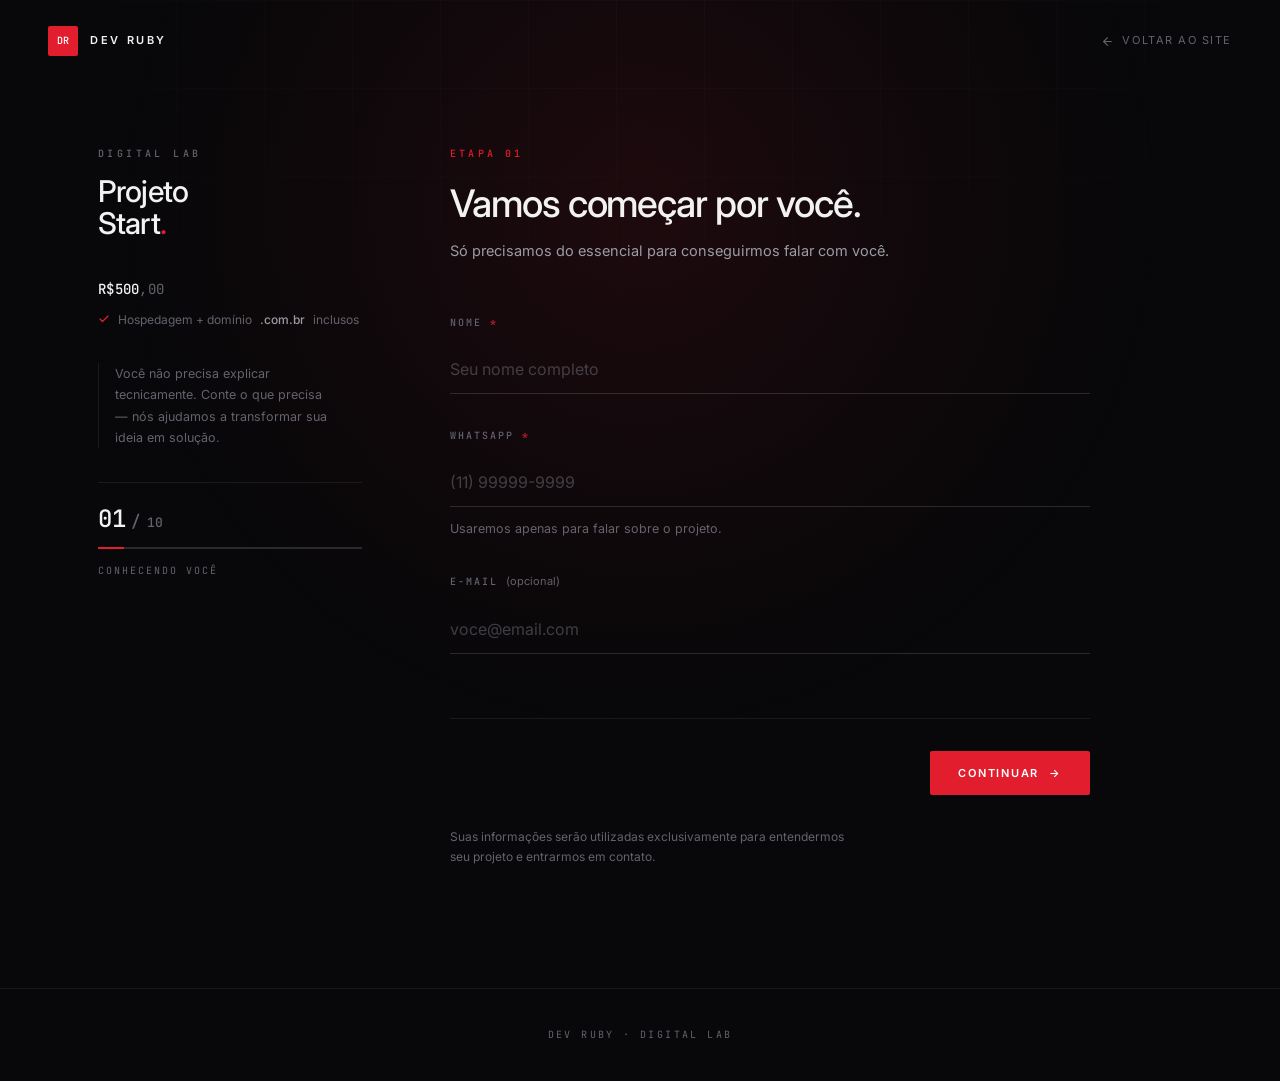
<file: formularios/plano1/plano-start.html>
<!DOCTYPE html>
<html lang="pt-BR">
<head>
<meta charset="UTF-8">
<meta name="viewport" content="width=device-width, initial-scale=1.0">
<meta name="theme-color" content="#08080a">
<meta name="description" content="Briefing do Projeto START (R$500,00) da Dev Ruby. Hospedagem e domínio .com.br inclusos.">
<title>Projeto START — R$500,00 | Dev Ruby</title>

<link rel="preconnect" href="https://fonts.googleapis.com">
<link rel="preconnect" href="https://fonts.gstatic.com" crossorigin>
<link href="https://fonts.googleapis.com/css2?family=Inter:wght@300;400;500;600&family=JetBrains+Mono:wght@400;500&display=swap" rel="stylesheet">

<link rel="stylesheet" href="plano-start.css">
</head>
<body>

<div class="bg" aria-hidden="true">
  <div class="bg-glow"></div>
  <div class="bg-grid"></div>
</div>

<a class="skip-link" href="#briefing">Ir para o formulário</a>

<div class="page">

  <header class="topbar">
    <a class="brand" href="../../index.html" aria-label="Dev Ruby — voltar para a página inicial">
      <span class="brand-mark" aria-hidden="true">DR</span>
      <span class="brand-name">DEV RUBY</span>
    </a>

    <a class="back-link" href="../../index.html">
      <svg width="13" height="13" viewBox="0 0 24 24" fill="none" stroke="currentColor" stroke-width="2" stroke-linecap="round" stroke-linejoin="round" aria-hidden="true">
        <path d="M19 12H5"></path><path d="m12 19-7-7 7-7"></path>
      </svg>
      Voltar ao site
    </a>
  </header>

  <main class="shell" id="briefing">

    <!-- ==========================================================
         RAIL — identidade + progresso
         ========================================================== -->
    <aside class="rail">

      <div class="rail-head">
        <p class="rail-lab">Digital Lab</p>
        <h1 class="rail-plan">Projeto <br class="br-lg">Start<span class="dot">.</span></h1>
      </div>

      <div class="rail-meta">
        <p class="rail-price">R$500<span>,00</span></p>
        <p class="rail-includes">
          <svg width="12" height="12" viewBox="0 0 24 24" fill="none" stroke="currentColor" stroke-width="2.6" stroke-linecap="round" stroke-linejoin="round" aria-hidden="true">
            <path d="M20 6 9 17l-5-5"></path>
          </svg>
          Hospedagem + domínio <strong>.com.br</strong> inclusos
        </p>
      </div>

      <p class="rail-note">
        Você não precisa explicar tecnicamente. Conte o que precisa — nós ajudamos
        a transformar sua ideia em solução.
      </p>

      <div class="rail-progress">
        <div class="rail-counter" aria-live="polite">
          <span id="progress-current">01</span><span class="rail-slash">/</span><span id="progress-total">10</span>
        </div>
        <div class="rail-track" role="presentation">
          <div class="rail-fill" id="progress-fill"></div>
        </div>
        <p class="rail-stage" id="progress-stage">Conhecendo você</p>
      </div>

    </aside>

    <!-- ==========================================================
         STAGE — formulário
         ========================================================== -->
    <section class="stage">

      <form
        id="form-plano-start"
        name="plano-start"
        method="POST"
        action="/"
        data-netlify="true"
        netlify-honeypot="bot-field"
        novalidate
      >
        <input type="hidden" name="form-name" value="plano-start">

        <p class="hidden-honeypot" aria-hidden="true">
          <label for="bot-field">Não preencha este campo</label>
          <input type="text" id="bot-field" name="bot-field" tabindex="-1" autocomplete="off">
        </p>

        <input type="hidden" name="plano" value="START">
        <input type="hidden" name="investimento" value="R$500,00">
        <input type="hidden" name="inclusos" value="Hospedagem + Domínio .com.br">

        <!-- ==========================================================
             ETAPA 01
             ========================================================== -->
        <div class="step is-active" data-step="1">
          <p class="step-kicker">Etapa 01</p>
          <h2 class="step-title">Vamos começar por você.</h2>
          <p class="step-sub">Só precisamos do essencial para conseguirmos falar com você.</p>

          <div class="field" data-field="nome">
            <label class="field-label" for="nome">Nome <span class="req" aria-hidden="true">*</span></label>
            <input type="text" id="nome" name="nome" autocomplete="name"
                   placeholder="Seu nome completo" required>
            <p class="field-error" data-error role="alert"></p>
          </div>

          <div class="field" data-field="whatsapp">
            <label class="field-label" for="whatsapp">WhatsApp <span class="req" aria-hidden="true">*</span></label>
            <input type="tel" id="whatsapp" name="whatsapp" autocomplete="tel"
                   inputmode="numeric" maxlength="16"
                   placeholder="(11) 99999-9999" required>
            <p class="field-hint">Usaremos apenas para falar sobre o projeto.</p>
            <p class="field-error" data-error role="alert"></p>
          </div>

          <div class="field" data-field="email">
            <label class="field-label" for="email">E-mail <span class="opt">(opcional)</span></label>
            <input type="email" id="email" name="email" autocomplete="email"
                   inputmode="email" placeholder="voce@email.com">
            <p class="field-error" data-error role="alert"></p>
          </div>
        </div>

        <!-- ==========================================================
             ETAPA 02
             ========================================================== -->
        <div class="step" data-step="2">
          <p class="step-kicker">Etapa 02</p>
          <h2 class="step-title">Agora, o seu negócio.</h2>
          <p class="step-sub">Quanto mais entendermos o contexto, melhor será o resultado. Campos opcionais.</p>

          <div class="field" data-field="empresa">
            <label class="field-label" for="empresa">Nome da empresa <span class="opt">(opcional)</span></label>
            <input type="text" id="empresa" name="empresa" autocomplete="organization"
                   placeholder="Ex: Barbearia X">
            <p class="field-error" data-error role="alert"></p>
          </div>

          <div class="field" data-field="segmento">
            <label class="field-label" for="segmento">Segmento <span class="opt">(opcional)</span></label>
            <input type="text" id="segmento" name="segmento"
                   placeholder="Ex: barbearia, clínica, restaurante...">
            <p class="field-error" data-error role="alert"></p>
          </div>

          <div class="field" data-field="rede_social">
            <label class="field-label" for="rede_social">Instagram ou rede social <span class="opt">(opcional)</span></label>
            <input type="text" id="rede_social" name="rede_social"
                   placeholder="@seunegocio ou link do perfil">
            <p class="field-error" data-error role="alert"></p>
          </div>

          <div class="field" data-field="possui_site">
            <span class="field-question" id="label-possui-site">Você já possui um site? <span class="opt">(opcional)</span></span>
            <div class="options options-inline" data-group="possui_site"
                 role="radiogroup" aria-labelledby="label-possui-site">
              <label class="option">
                <input type="radio" name="possui_site" value="Sim">
                <span class="option-mark" aria-hidden="true"></span>
                <span class="option-text">Sim</span>
              </label>
              <label class="option">
                <input type="radio" name="possui_site" value="Não">
                <span class="option-mark" aria-hidden="true"></span>
                <span class="option-text">Não</span>
              </label>
            </div>
            <p class="field-error" data-error role="alert"></p>
          </div>

          <div class="field is-hidden" data-field="site_url">
            <label class="field-label" for="site_url">Endereço do site <span class="opt">(opcional)</span></label>
            <input type="url" id="site_url" name="site_url" inputmode="url"
                   placeholder="https://seusite.com.br">
            <p class="field-error" data-error role="alert"></p>
          </div>
        </div>

        <!-- ==========================================================
             ETAPA 03
             ========================================================== -->
        <div class="step" data-step="3">
          <p class="step-kicker">Etapa 03</p>
          <h2 class="step-title">O que você deseja criar?</h2>
          <p class="step-sub">Escolha a opção que mais se aproxima. Se não souber, sem problema.</p>

          <div class="field" data-field="solucao">
            <span class="field-question" id="label-solucao">Qual solução você procura? <span class="opt">(opcional)</span></span>
            <div class="options options-grid-2" data-group="solucao"
                 role="radiogroup" aria-labelledby="label-solucao">
              <label class="option">
                <input type="radio" name="solucao" value="Landing Page">
                <span class="option-mark" aria-hidden="true"></span>
                <span class="option-text">Landing Page</span>
              </label>
              <label class="option">
                <input type="radio" name="solucao" value="Site profissional">
                <span class="option-mark" aria-hidden="true"></span>
                <span class="option-text">Site profissional</span>
              </label>
              <label class="option">
                <input type="radio" name="solucao" value="Portfólio">
                <span class="option-mark" aria-hidden="true"></span>
                <span class="option-text">Portfólio</span>
              </label>
              <label class="option">
                <input type="radio" name="solucao" value="Página para divulgar serviços">
                <span class="option-mark" aria-hidden="true"></span>
                <span class="option-text">Página para divulgar serviços</span>
              </label>
              <label class="option">
                <input type="radio" name="solucao" value="Página para captar clientes">
                <span class="option-mark" aria-hidden="true"></span>
                <span class="option-text">Página para captar clientes</span>
              </label>
              <label class="option">
                <input type="radio" name="solucao" value="Catálogo digital">
                <span class="option-mark" aria-hidden="true"></span>
                <span class="option-text">Catálogo digital</span>
              </label>
              <label class="option">
                <input type="radio" name="solucao" value="Outro">
                <span class="option-mark" aria-hidden="true"></span>
                <span class="option-text">Outro</span>
              </label>
              <label class="option">
                <input type="radio" name="solucao" value="Ainda não tenho certeza">
                <span class="option-mark" aria-hidden="true"></span>
                <span class="option-text">Ainda não tenho certeza</span>
              </label>
            </div>
            <p class="field-error" data-error role="alert"></p>
          </div>
        </div>

        <!-- ==========================================================
             ETAPA 04
             ========================================================== -->
        <div class="step" data-step="4">
          <p class="step-kicker">Etapa 04</p>
          <h2 class="step-title">O que precisa melhorar?</h2>
          <p class="step-sub">Selecione quantas quiser. Campo opcional.</p>

          <div class="field" data-field="objetivos">
            <span class="field-question" id="label-objetivos">
              O que você gostaria que seu novo projeto ajudasse seu negócio a fazer?
              <span class="opt">(opcional)</span>
            </span>
            <div class="options options-grid-2" data-group="objetivos" data-type="checkbox"
                 role="group" aria-labelledby="label-objetivos">
              <label class="option">
                <input type="checkbox" name="objetivos" value="Apresentar melhor minha empresa">
                <span class="option-mark" aria-hidden="true"></span>
                <span class="option-text">Apresentar melhor minha empresa</span>
              </label>
              <label class="option">
                <input type="checkbox" name="objetivos" value="Conseguir mais clientes">
                <span class="option-mark" aria-hidden="true"></span>
                <span class="option-text">Conseguir mais clientes</span>
              </label>
              <label class="option">
                <input type="checkbox" name="objetivos" value="Receber contatos pelo WhatsApp">
                <span class="option-mark" aria-hidden="true"></span>
                <span class="option-text">Receber contatos pelo WhatsApp</span>
              </label>
              <label class="option">
                <input type="checkbox" name="objetivos" value="Divulgar meus serviços">
                <span class="option-mark" aria-hidden="true"></span>
                <span class="option-text">Divulgar meus serviços</span>
              </label>
              <label class="option">
                <input type="checkbox" name="objetivos" value="Divulgar produtos">
                <span class="option-mark" aria-hidden="true"></span>
                <span class="option-text">Divulgar produtos</span>
              </label>
              <label class="option">
                <input type="checkbox" name="objetivos" value="Passar mais profissionalismo">
                <span class="option-mark" aria-hidden="true"></span>
                <span class="option-text">Passar mais profissionalismo</span>
              </label>
              <label class="option">
                <input type="checkbox" name="objetivos" value="Melhorar minha presença online">
                <span class="option-mark" aria-hidden="true"></span>
                <span class="option-text">Melhorar minha presença online</span>
              </label>
              <label class="option">
                <input type="checkbox" name="objetivos" value="Criar algo que ainda não tenho">
                <span class="option-mark" aria-hidden="true"></span>
                <span class="option-text">Criar algo que ainda não tenho</span>
              </label>
              <label class="option">
                <input type="checkbox" name="objetivos" value="Outro">
                <span class="option-mark" aria-hidden="true"></span>
                <span class="option-text">Outro</span>
              </label>
            </div>
            <p class="field-error" data-error role="alert"></p>
          </div>
        </div>

        <!-- ==========================================================
             ETAPA 05
             ========================================================== -->
        <div class="step" data-step="5">
          <p class="step-kicker">Etapa 05</p>
          <h2 class="step-title">Você já tem os materiais?</h2>
          <p class="step-sub">Não se preocupe se ainda não tiver. Campos opcionais.</p>

          <div class="field" data-field="materiais">
            <span class="field-question" id="label-materiais">Você já possui os materiais para o projeto? <span class="opt">(opcional)</span></span>
            <div class="options" data-group="materiais"
                 role="radiogroup" aria-labelledby="label-materiais">
              <label class="option">
                <input type="radio" name="materiais" value="Já tenho logo, imagens e textos">
                <span class="option-mark" aria-hidden="true"></span>
                <span class="option-text">Já tenho logo, imagens e textos</span>
              </label>
              <label class="option">
                <input type="radio" name="materiais" value="Tenho parte do material">
                <span class="option-mark" aria-hidden="true"></span>
                <span class="option-text">Tenho parte do material</span>
              </label>
              <label class="option">
                <input type="radio" name="materiais" value="Ainda não tenho">
                <span class="option-mark" aria-hidden="true"></span>
                <span class="option-text">Ainda não tenho</span>
              </label>
              <label class="option">
                <input type="radio" name="materiais" value="Preciso de ajuda com isso">
                <span class="option-mark" aria-hidden="true"></span>
                <span class="option-text">Preciso de ajuda com isso</span>
              </label>
            </div>
            <p class="field-error" data-error role="alert"></p>
          </div>

          <div class="field" data-field="identidade_visual">
            <span class="field-question" id="label-identidade">Você já possui uma identidade visual? <span class="opt">(opcional)</span></span>
            <div class="options options-inline" data-group="identidade_visual"
                 role="radiogroup" aria-labelledby="label-identidade">
              <label class="option">
                <input type="radio" name="identidade_visual" value="Sim">
                <span class="option-mark" aria-hidden="true"></span>
                <span class="option-text">Sim</span>
              </label>
              <label class="option">
                <input type="radio" name="identidade_visual" value="Não">
                <span class="option-mark" aria-hidden="true"></span>
                <span class="option-text">Não</span>
              </label>
              <label class="option">
                <input type="radio" name="identidade_visual" value="Parcialmente">
                <span class="option-mark" aria-hidden="true"></span>
                <span class="option-text">Parcialmente</span>
              </label>
            </div>
            <p class="field-error" data-error role="alert"></p>
          </div>
        </div>

        <!-- ==========================================================
             ETAPA 06
             ========================================================== -->
        <div class="step" data-step="6">
          <p class="step-kicker">Etapa 06</p>
          <h2 class="step-title">Como você imagina o projeto?</h2>
          <p class="step-sub">Essa é a parte mais importante. Conte com suas palavras.</p>

          <div class="field" data-field="descricao">
            <label class="field-question" for="descricao">Conte um pouco sobre o que você gostaria que fosse criado. <span class="req" aria-hidden="true">*</span></label>
            <textarea id="descricao" name="descricao" rows="6" required
                      placeholder="Ex: quero uma página para apresentar minha empresa, mostrar meus serviços e receber clientes pelo WhatsApp..."></textarea>
            <p class="field-hint">Sem termos técnicos. Explique com suas próprias palavras.</p>
            <p class="field-error" data-error role="alert"></p>
          </div>
        </div>

        <!-- ==========================================================
             ETAPA 07
             ========================================================== -->
        <div class="step" data-step="7">
          <p class="step-kicker">Etapa 07</p>
          <h2 class="step-title">Quando você quer colocar no ar?</h2>
          <p class="step-sub">Isso nos ajuda a organizar a agenda. Campo opcional.</p>

          <div class="field" data-field="prazo">
            <span class="field-label" id="label-prazo">Prazo desejado <span class="opt">(opcional)</span></span>
            <div class="options options-grid-2" data-group="prazo"
                 role="radiogroup" aria-labelledby="label-prazo">
              <label class="option">
                <input type="radio" name="prazo" value="O quanto antes">
                <span class="option-mark" aria-hidden="true"></span>
                <span class="option-text">O quanto antes</span>
              </label>
              <label class="option">
                <input type="radio" name="prazo" value="Em até 15 dias">
                <span class="option-mark" aria-hidden="true"></span>
                <span class="option-text">Em até 15 dias</span>
              </label>
              <label class="option">
                <input type="radio" name="prazo" value="Em até 30 dias">
                <span class="option-mark" aria-hidden="true"></span>
                <span class="option-text">Em até 30 dias</span>
              </label>
              <label class="option">
                <input type="radio" name="prazo" value="Em até 60 dias">
                <span class="option-mark" aria-hidden="true"></span>
                <span class="option-text">Em até 60 dias</span>
              </label>
              <label class="option">
                <input type="radio" name="prazo" value="Ainda não tenho prazo definido">
                <span class="option-mark" aria-hidden="true"></span>
                <span class="option-text">Ainda não tenho prazo definido</span>
              </label>
            </div>
            <p class="field-error" data-error role="alert"></p>
          </div>
        </div>

        <!-- ==========================================================
             ETAPA 08
             ========================================================== -->
        <div class="step" data-step="8">
          <p class="step-kicker">Etapa 08</p>
          <h2 class="step-title">Alguma referência?</h2>
          <p class="step-sub">Opcional, mas ajuda muito a entender o que você gosta.</p>

          <div class="field" data-field="referencia">
            <label class="field-question" for="referencia">Existe algum site ou projeto que você gosta e gostaria de usar como referência? <span class="opt">(opcional)</span></label>
            <input type="url" id="referencia" name="referencia" inputmode="url"
                   placeholder="Cole aqui o link, se tiver.">
            <p class="field-error" data-error role="alert"></p>
          </div>
        </div>

        <!-- ==========================================================
             ETAPA 09
             ========================================================== -->
        <div class="step" data-step="9">
          <p class="step-kicker">Etapa 09</p>
          <h2 class="step-title">Últimos detalhes.</h2>
          <p class="step-sub">Use se sentir que algo importante ficou de fora. Campo opcional.</p>

          <div class="field" data-field="observacoes">
            <label class="field-question" for="observacoes">Existe alguma informação importante que ainda não perguntamos? <span class="opt">(opcional)</span></label>
            <textarea id="observacoes" name="observacoes" rows="4"
                      placeholder="Escreva aqui, se quiser."></textarea>
            <p class="field-error" data-error role="alert"></p>
          </div>
        </div>

        <!-- ==========================================================
             ETAPA 10 — REVISÃO
             ========================================================== -->
        <div class="step" data-step="10">
          <p class="step-kicker">Revisão final</p>
          <h2 class="step-title">Confira antes de enviar.</h2>
          <p class="step-sub">Revise os dados abaixo. Você pode voltar e editar qualquer item.</p>

          <div class="summary">
            <div class="summary-top">
              <p class="summary-top-label">Seu projeto</p>
              <p class="summary-top-plan">START <span>— R$500,00</span></p>
            </div>
            <div class="summary-list" id="summary-list"></div>
          </div>
        </div>

        <!-- ==========================================================
             NAVEGAÇÃO
             ========================================================== -->
        <div class="nav">
          <button type="button" class="btn btn-ghost" id="btn-prev" hidden>
            <span class="btn-arrow" aria-hidden="true">←</span>
            <span class="btn-label">Voltar</span>
          </button>

          <button type="button" class="btn btn-primary" id="btn-next">
            <span class="btn-label">Continuar</span>
            <span class="btn-arrow" aria-hidden="true">→</span>
          </button>

          <button type="submit" class="btn btn-primary" id="btn-submit" hidden>
            <span class="btn-label">Enviar projeto</span>
            <span class="btn-arrow" aria-hidden="true">→</span>
          </button>
        </div>

        <p class="privacy">
          Suas informações serão utilizadas exclusivamente para entendermos seu projeto
          e entrarmos em contato.
        </p>

        <div class="form-alert" id="form-alert" role="alert"></div>
      </form>

      <!-- ==========================================================
           SUCESSO
           ========================================================== -->
      <section class="success" id="success" hidden>
        <p class="success-status">
          <span class="dot" aria-hidden="true"></span>
          Projeto recebido
        </p>

        <h2 class="success-title">Obrigado por compartilhar sua ideia.</h2>

        <p>Agora temos uma visão muito melhor do que você precisa.</p>
        <p>A Dev Ruby vai analisar as informações e entrar em contato para conversarmos
           sobre os próximos passos.</p>

        <div class="success-actions">
          <a class="btn btn-whatsapp" id="btn-whatsapp" href="#" target="_blank" rel="noopener">
            <span class="btn-label">Falar pelo WhatsApp</span>
            <span class="btn-arrow" aria-hidden="true">→</span>
          </a>
          <a class="btn btn-ghost" href="../../index.html">
            <span class="btn-arrow" aria-hidden="true">←</span>
            <span class="btn-label">Voltar ao site</span>
          </a>
        </div>
      </section>

    </section>

  </main>

  <footer class="footer">
    <p>Dev Ruby · Digital Lab</p>
  </footer>

</div>

<script src="plano-start.js"></script>
</body>
</html>
</file>
<file: css/style.css>
/* ============================================================
   DEV RUBY · DIGITAL LAB
   DARK PREMIUM · EDITORIAL · MINIMAL
   ============================================================ */

/* ============================================================
   01. RESET
   ============================================================ */

*, *::before, *::after {
    margin: 0;
    padding: 0;
    box-sizing: border-box;
}

html {
    scroll-behavior: smooth;
    -webkit-text-size-adjust: 100%;
}

img, svg, canvas {
    display: block;
    max-width: 100%;
}

button {
    font: inherit;
    color: inherit;
    background: none;
    border: none;
    cursor: pointer;
}

a { color: inherit; text-decoration: none; }

ul { list-style: none; }

input, textarea {
    font: inherit;
    color: inherit;
}

/* ============================================================
   02. TOKENS
   ============================================================ */

:root {
    /* Fundo */
    --bg: #050506;
    --bg-2: #0A0A0C;
    --bg-3: #101012;
    --bg-card: rgba(255, 255, 255, 0.022);
    --bg-hover: rgba(255, 255, 255, 0.032);

    /* Vermelho */
    --red: #C8102E;
    --red-bright: #FF3B52;
    --red-dark: #8A0B20;
    --red-soft: rgba(200, 16, 46, 0.06);
    --red-line: rgba(200, 16, 46, 0.28);
    --red-glow: rgba(200, 16, 46, 0.22);

    /* Verde (status) */
    --green: #4ADE80;
    --green-soft: rgba(74, 222, 128, 0.10);
    --green-line: rgba(74, 222, 128, 0.22);

    /* Texto */
    --txt-1: #F4F4F5;
    --txt-2: #9A9AA2;
    --txt-3: #63636D;
    --txt-4: #3A3A42;

    /* Linhas */
    --line-1: rgba(255, 255, 255, 0.04);
    --line-2: rgba(255, 255, 255, 0.075);
    --line-3: rgba(255, 255, 255, 0.12);
    --line-4: rgba(255, 255, 255, 0.18);

    /* Radius */
    --r-xs: 3px;
    --r-sm: 6px;
    --r-md: 10px;
    --r-lg: 14px;
    --r-xl: 18px;
    --r-pill: 999px;

    /* Espaço */
    --s-1: 8px;
    --s-2: 16px;
    --s-3: 24px;
    --s-4: 32px;
    --s-5: 48px;
    --s-6: 72px;
    --s-7: 104px;

    /* Container */
    --container: min(1200px, calc(100% - 48px));
    --container-narrow: min(920px, calc(100% - 48px));

    /* Fontes */
    --font-title: 'Space Grotesk', -apple-system, sans-serif;
    --font-body: 'Inter', -apple-system, sans-serif;
    --font-mono: 'IBM Plex Mono', ui-monospace, monospace;

    /* Transições */
    --ease: cubic-bezier(0.22, 0.75, 0.25, 1);
    --t-fast: 0.18s var(--ease);
    --t-base: 0.28s var(--ease);
    --t-slow: 0.5s var(--ease);
}

/* ============================================================
   03. BASE
   ============================================================ */

body {
    font-family: var(--font-body);
    background: var(--bg);
    color: var(--txt-1);
    font-size: 16px;
    line-height: 1.6;
    font-weight: 400;
    overflow-x: hidden;
    -webkit-font-smoothing: antialiased;
    -moz-osx-font-smoothing: grayscale;
    letter-spacing: -0.005em;
}

body::before {
    content: '';
    position: fixed;
    inset: 0;
    pointer-events: none;
    z-index: 0;
    background:
        radial-gradient(ellipse 80% 50% at 50% 0%, rgba(200, 16, 46, 0.035), transparent 60%),
        radial-gradient(ellipse 60% 40% at 50% 100%, rgba(200, 16, 46, 0.02), transparent 70%);
}

#main-content {
    position: relative;
    z-index: 1;
    opacity: 0;
    transition: opacity 0.6s ease;
}

#main-content.visible { opacity: 1; }

::selection {
    background: var(--red);
    color: #fff;
}

/* ============================================================
   04. LAYOUT
   ============================================================ */

.container {
    width: var(--container);
    margin-inline: auto;
}

.section {
    position: relative;
    padding: var(--s-7) 0;
}

/* Cabeçalho padrão de seção — sempre centralizado */
.section-label,
.section-title,
.section-sub {
    text-align: center;
    margin-inline: auto;
}

.section-label {
    display: block;
    width: fit-content;
    font-family: var(--font-mono);
    font-size: 0.68rem;
    font-weight: 500;
    letter-spacing: 3px;
    text-transform: uppercase;
    color: var(--red-bright);
    margin-bottom: 18px;
    opacity: 0.9;
}

.section-title {
    font-family: var(--font-title);
    font-weight: 600;
    font-size: clamp(1.9rem, 4.2vw, 3.2rem);
    line-height: 1.06;
    letter-spacing: -0.028em;
    color: var(--txt-1);
    max-width: 820px;
    margin-bottom: 20px;
    text-wrap: balance;
}

.section-sub {
    font-size: 1rem;
    line-height: 1.7;
    color: var(--txt-2);
    max-width: 580px;
    margin-bottom: var(--s-5);
    text-wrap: pretty;
}

/* Variante: seção com cabeçalho à esquerda (grid de conteúdo) */
.section-left .section-label,
.section-left .section-title,
.section-left .section-sub {
    text-align: left;
    margin-inline: 0;
}

/* ============================================================
   05. BOTÕES
   ============================================================ */

.btn {
    display: inline-flex;
    align-items: center;
    justify-content: center;
    gap: 10px;
    padding: 14px 28px;
    border-radius: var(--r-pill);
    font-family: var(--font-body);
    font-weight: 600;
    font-size: 0.78rem;
    letter-spacing: 0.08em;
    text-transform: uppercase;
    border: 1px solid transparent;
    cursor: pointer;
    white-space: nowrap;
    line-height: 1;
    transition:
        background var(--t-base),
        border-color var(--t-base),
        color var(--t-base),
        transform var(--t-base);
}

.btn i {
    font-size: 0.72rem;
    transition: transform var(--t-base);
}

.btn-primary {
    background: var(--red);
    color: #fff;
}
.btn-primary:hover {
    background: var(--red-bright);
    transform: translateY(-1px);
}
.btn-primary:hover i { transform: translateX(4px); }

.btn-secondary {
    background: transparent;
    color: var(--txt-1);
    border-color: var(--line-3);
}
.btn-secondary:hover {
    border-color: var(--line-4);
    background: var(--bg-hover);
    transform: translateY(-1px);
}

/* ============================================================
   06. HEADER
   ============================================================ */

.header {
    position: fixed;
    top: 0;
    left: 0;
    right: 0;
    z-index: 1000;
    padding: 20px 0;
    background: rgba(5, 5, 6, 0.7);
    backdrop-filter: blur(20px) saturate(140%);
    -webkit-backdrop-filter: blur(20px) saturate(140%);
    border-bottom: 1px solid var(--line-1);
    transition: padding var(--t-base), background var(--t-base);
}

.header.scrolled {
    padding: 14px 0;
    background: rgba(5, 5, 6, 0.94);
}

.header-container {
    max-width: 1240px;
    width: calc(100% - 48px);
    margin-inline: auto;
    display: flex;
    align-items: center;
    justify-content: space-between;
    gap: 24px;
}

.logo a {
    display: inline-flex;
    align-items: baseline;
    gap: 5px;
    font-family: var(--font-title);
    font-weight: 700;
    font-size: 1.1rem;
    letter-spacing: 0.5px;
}

.logo-fox { color: var(--txt-1); }
.logo-ruby { color: var(--red); }

.logo-lab {
    font-family: var(--font-mono);
    font-size: 0.54rem;
    letter-spacing: 2.4px;
    margin-left: 10px;
    padding-left: 12px;
    border-left: 1px solid var(--line-3);
    color: var(--txt-3);
    text-transform: uppercase;
}

.nav-menu ul {
    display: flex;
    align-items: center;
    gap: 36px;
}

.nav-link {
    position: relative;
    font-size: 0.7rem;
    font-weight: 500;
    letter-spacing: 1.6px;
    text-transform: uppercase;
    color: var(--txt-2);
    padding: 4px 0;
    transition: color var(--t-base);
}

.nav-link::after {
    content: '';
    position: absolute;
    bottom: 0;
    left: 0;
    width: 0;
    height: 1px;
    background: var(--red);
    transition: width var(--t-base);
}

.nav-link:hover,
.nav-link.active { color: var(--txt-1); }
.nav-link:hover::after,
.nav-link.active::after { width: 100%; }

.header-status {
    display: inline-flex;
    align-items: center;
    gap: 7px;
    padding: 6px 14px;
    border: 1px solid var(--line-2);
    border-radius: var(--r-pill);
    font-size: 0.62rem;
    font-weight: 500;
    letter-spacing: 1.4px;
    text-transform: uppercase;
    color: var(--txt-2);
}

.status-dot {
    width: 5px;
    height: 5px;
    border-radius: 50%;
    background: var(--green);
    box-shadow: 0 0 8px rgba(74, 222, 128, 0.6);
    animation: pulse-dot 2.4s infinite;
    flex-shrink: 0;
}

@keyframes pulse-dot {
    0%, 100% { opacity: 1; }
    50%      { opacity: 0.35; }
}

.hamburger {
    display: none;
    flex-direction: column;
    gap: 5px;
    padding: 6px;
    cursor: pointer;
}

.hamburger span {
    width: 22px;
    height: 1.5px;
    background: var(--txt-1);
    transition: var(--t-base);
    transform-origin: center;
}

.hamburger.active span:nth-child(1) { transform: translateY(6.5px) rotate(45deg); }
.hamburger.active span:nth-child(2) { opacity: 0; }
.hamburger.active span:nth-child(3) { transform: translateY(-6.5px) rotate(-45deg); }

/* ============================================================
   07. HERO
   ============================================================ */

.hero {
    position: relative;
    min-height: 100vh;
    display: flex;
    flex-direction: column;
    justify-content: center;
    align-items: center;
    padding: 140px 0 0;
    overflow: hidden;
    text-align: center;
    background: var(--bg);
}

.particles-canvas {
    position: absolute;
    inset: 0;
    width: 100%;
    height: 100%;
    pointer-events: none;
    z-index: 0;
}

.hero-bg-elements {
    position: absolute;
    inset: 0;
    pointer-events: none;
    z-index: 0;
    overflow: hidden;
}

.hero-glow {
    position: absolute;
    top: 26%;
    left: 50%;
    transform: translateX(-50%);
    width: min(1100px, 160vw);
    height: min(1100px, 160vw);
    background: radial-gradient(circle,
        rgba(200, 16, 46, 0.16) 0%,
        rgba(200, 16, 46, 0.04) 34%,
        transparent 64%);
    filter: blur(60px);
}

.hero-grid-lines {
    position: absolute;
    inset: 0;
    background-image:
        linear-gradient(rgba(255, 255, 255, 0.018) 1px, transparent 1px),
        linear-gradient(90deg, rgba(255, 255, 255, 0.018) 1px, transparent 1px);
    background-size: 72px 72px;
    mask-image: radial-gradient(ellipse at 50% 42%, #000 15%, transparent 72%);
    -webkit-mask-image: radial-gradient(ellipse at 50% 42%, #000 15%, transparent 72%);
}

.hero-rings {
    position: absolute;
    top: 45%;
    left: 50%;
    transform: translate(-50%, -50%);
    width: 100%;
    height: 100%;
}

.hero-ring {
    position: absolute;
    top: 50%;
    left: 50%;
    transform: translate(-50%, -50%);
    border-radius: 50%;
    border: 1px solid rgba(200, 16, 46, 0.07);
    pointer-events: none;
}

.hero-ring.ring-1 { width: 340px; height: 340px; opacity: 0.5; }
.hero-ring.ring-2 { width: 560px; height: 560px; opacity: 0.3; }
.hero-ring.ring-3 { width: 800px; height: 800px; opacity: 0.15; }

.hero-horizontal-lines::before,
.hero-horizontal-lines::after {
    content: '';
    position: absolute;
    left: 6%;
    right: 6%;
    height: 1px;
    background: linear-gradient(90deg, transparent, var(--line-2), transparent);
}

.hero-horizontal-lines::before { top: 22%; }
.hero-horizontal-lines::after  { bottom: 22%; }

.hero-container {
    position: relative;
    z-index: 2;
    width: 100%;
    max-width: 920px;
    padding: 0 32px;
    margin: 0 auto;
    display: flex;
    flex-direction: column;
    align-items: center;
}

.hero-signature {
    display: inline-flex;
    align-items: baseline;
    gap: 6px;
    font-family: var(--font-title);
    font-size: 0.72rem;
    font-weight: 700;
    letter-spacing: 4px;
    text-transform: uppercase;
    margin-bottom: 28px;
    opacity: 0;
    animation: heroFadeUp 0.9s 0.15s var(--ease) forwards;
}

.sig-dev  { color: var(--txt-1); }
.sig-ruby { color: var(--red); }

.sig-lab {
    color: var(--txt-3);
    font-weight: 400;
    letter-spacing: 3px;
    font-size: 0.62rem;
    padding-left: 10px;
    border-left: 1px solid var(--line-3);
}

.hero-badge {
    display: inline-flex;
    align-items: center;
    gap: 10px;
    padding: 8px 18px;
    border: 1px solid var(--line-2);
    border-radius: var(--r-pill);
    font-size: 0.66rem;
    font-weight: 500;
    letter-spacing: 2px;
    text-transform: uppercase;
    color: var(--txt-2);
    background: var(--bg-card);
    margin-bottom: 32px;
    opacity: 0;
    animation: heroFadeUp 0.9s 0.3s var(--ease) forwards;
}

.badge-dot {
    width: 6px;
    height: 6px;
    border-radius: 50%;
    background: var(--green);
    box-shadow: 0 0 10px rgba(74, 222, 128, 0.65);
    animation: pulse-dot 2.4s infinite;
    flex-shrink: 0;
}

.hero-title {
    font-family: var(--font-title);
    font-weight: 600;
    font-size: clamp(2.3rem, 6vw, 4.8rem);
    line-height: 1.02;
    letter-spacing: -0.035em;
    text-align: center;
    max-width: 900px;
    margin: 0 auto 30px;
    text-wrap: balance;
    opacity: 0;
    animation: heroFadeUp 1s 0.45s var(--ease) forwards;
}

.hero-title .line { display: block; }

.hero-highlight {
    color: var(--red);
    text-shadow: 0 0 60px rgba(200, 16, 46, 0.35);
}

.hero-desc {
    font-size: clamp(0.95rem, 1.15vw, 1.08rem);
    color: var(--txt-2);
    line-height: 1.75;
    max-width: 580px;
    margin: 0 auto 40px;
    text-align: center;
    text-wrap: pretty;
    opacity: 0;
    animation: heroFadeUp 0.9s 0.6s var(--ease) forwards;
}

.hero-buttons {
    display: flex;
    flex-wrap: wrap;
    justify-content: center;
    gap: 12px;
    margin-bottom: 36px;
    opacity: 0;
    animation: heroFadeUp 0.9s 0.75s var(--ease) forwards;
}

.hero-buttons .btn { padding: 15px 32px; }

.hero-meta {
    display: flex;
    flex-wrap: wrap;
    justify-content: center;
    align-items: center;
    gap: 10px 30px;
    margin: 0 auto 72px;
    font-size: 0.78rem;
    color: var(--txt-2);
    opacity: 0;
    animation: heroFadeUp 0.9s 0.9s var(--ease) forwards;
}

.hero-meta span {
    display: inline-flex;
    align-items: center;
    gap: 8px;
    white-space: nowrap;
}

.hero-meta i {
    color: var(--green);
    font-size: 0.72rem;
}

.hero-stats {
    position: relative;
    z-index: 2;
    width: 100%;
    max-width: 1100px;
    margin: 0 auto;
    padding: 40px 32px 64px;
    border-top: 1px solid var(--line-1);
    opacity: 0;
    animation: heroFadeUp 1s 1.05s var(--ease) forwards;
}

.stats-inner {
    display: grid;
    grid-template-columns: repeat(4, 1fr);
    align-items: center;
    text-align: center;
}

.stat-item {
    display: flex;
    flex-direction: column;
    align-items: center;
    padding: 0 20px;
    position: relative;
}

.stat-item + .stat-item::before {
    content: '';
    position: absolute;
    left: 0;
    top: 18%;
    bottom: 18%;
    width: 1px;
    background: linear-gradient(to bottom, transparent, var(--line-2), transparent);
}

.stat-number {
    font-family: var(--font-title);
    font-weight: 600;
    font-size: clamp(1.8rem, 3vw, 2.5rem);
    color: var(--txt-1);
    line-height: 1;
    letter-spacing: -0.02em;
    display: inline-flex;
    align-items: baseline;
}

.stat-number::after {
    content: '+';
    color: var(--red);
    font-size: 0.72em;
    margin-left: 2px;
}

.stat-item:last-child .stat-number::after {
    content: '%';
    font-size: 0.62em;
}

.stat-label {
    display: block;
    margin-top: 10px;
    font-size: 0.6rem;
    letter-spacing: 2px;
    text-transform: uppercase;
    color: var(--txt-2);
    line-height: 1.5;
    font-weight: 500;
}

.stat-label small {
    display: block;
    font-size: 0.6rem;
    letter-spacing: 2px;
    color: var(--txt-3);
    font-weight: 400;
    margin-top: 2px;
}

/* Ocultos por compatibilidade */
.hero-visual,
.orbital-system,
.hero-tech-label { display: none !important; }

.hero-grid,
.hero-content { display: contents; }

@keyframes heroFadeUp {
    from { opacity: 0; transform: translateY(22px); filter: blur(4px); }
    to   { opacity: 1; transform: translateY(0);    filter: blur(0); }
}

/* ============================================================
   08. DESAFIOS
   ============================================================ */

.desafios { background: var(--bg-2); }

.desafios-grid {
    display: grid;
    grid-template-columns: repeat(3, 1fr);
    gap: 16px;
    margin-top: var(--s-5);
}

.desafio-card {
    position: relative;
    background: var(--bg-card);
    border: 1px solid var(--line-1);
    border-radius: var(--r-lg);
    padding: 32px 28px;
    display: flex;
    flex-direction: column;
    gap: 14px;
    transition:
        transform var(--t-base),
        border-color var(--t-base),
        background var(--t-base);
}

.desafio-card::after {
    content: '→';
    position: absolute;
    bottom: 24px;
    right: 28px;
    font-size: 0.95rem;
    color: var(--txt-4);
    transition: color var(--t-base), transform var(--t-base);
}

.desafio-card:hover {
    transform: translateY(-3px);
    border-color: var(--red-line);
    background: var(--bg-hover);
}

.desafio-card:hover::after {
    color: var(--red-bright);
    transform: translateX(3px);
}

.desafio-icon {
    display: grid;
    place-items: center;
    width: 42px;
    height: 42px;
    border-radius: var(--r-md);
    background: var(--red-soft);
    border: 1px solid var(--red-line);
    margin-bottom: 4px;
    transition: background var(--t-base), border-color var(--t-base);
}

.desafio-icon i {
    font-size: 1rem;
    color: var(--red-bright);
}

.desafio-card:hover .desafio-icon {
    background: rgba(200, 16, 46, 0.11);
    border-color: rgba(200, 16, 46, 0.4);
}

.desafio-card h3 {
    font-family: var(--font-title);
    font-weight: 600;
    font-size: 0.94rem;
    letter-spacing: 0.2px;
    line-height: 1.35;
    color: var(--txt-1);
    max-width: 88%;
}

.desafio-card p {
    color: var(--txt-2);
    font-size: 0.86rem;
    line-height: 1.6;
    max-width: 92%;
}

.desafios-cta,
.servicos-cta {
    margin-top: var(--s-6);
    padding: 40px 32px;
    text-align: center;
    background: linear-gradient(180deg, rgba(200, 16, 46, 0.04), rgba(255, 255, 255, 0.008));
    border: 1px solid var(--line-2);
    border-radius: var(--r-xl);
}

.desafios-cta p,
.servicos-cta p {
    font-family: var(--font-title);
    font-weight: 600;
    font-size: 1.15rem;
    letter-spacing: -0.01em;
    margin-bottom: 6px;
}

.desafios-cta span,
.servicos-cta span {
    display: block;
    color: var(--txt-2);
    font-size: 0.9rem;
    margin-bottom: 24px;
}

/* ============================================================
   09. JORNADA
   ============================================================ */

.jornada { background: var(--bg); }

.jornada-steps {
    display: flex;
    align-items: center;
    justify-content: center;
    flex-wrap: wrap;
    gap: 0;
    margin-top: var(--s-5);
}

.jornada-step {
    text-align: center;
    padding: 24px 20px;
    flex: 1;
    min-width: 160px;
    transition: transform var(--t-base);
}

.jornada-step:hover { transform: translateY(-2px); }

.jornada-step .jornada-number {
    display: block;
    font-family: var(--font-mono);
    font-size: 1.5rem;
    font-weight: 500;
    letter-spacing: 1px;
    color: var(--red);
    opacity: 0.5;
    margin-bottom: 10px;
}

.jornada-step .jornada-label {
    display: block;
    font-family: var(--font-title);
    font-weight: 600;
    font-size: 0.86rem;
    letter-spacing: 1.6px;
    color: var(--txt-1);
    margin-bottom: 6px;
    text-transform: uppercase;
}

.jornada-step p {
    font-size: 0.82rem;
    color: var(--txt-2);
    line-height: 1.6;
}

.jornada-line {
    width: 40px;
    height: 1px;
    background: linear-gradient(to right, var(--red-line), transparent);
    flex-shrink: 0;
    opacity: 0.6;
}

/* ============================================================
   10. SERVIÇOS
   ============================================================ */

.servicos { background: var(--bg-2); }

.servicos-grid {
    display: grid;
    grid-template-columns: repeat(4, 1fr);
    gap: 14px;
    margin-top: var(--s-5);
}

.servico-card {
    position: relative;
    background: var(--bg-card);
    border: 1px solid var(--line-1);
    border-radius: var(--r-lg);
    padding: 28px 22px 32px;
    display: flex;
    flex-direction: column;
    gap: 10px;
    min-height: 190px;
    transition:
        transform var(--t-base),
        border-color var(--t-base),
        background var(--t-base);
}

.servico-card::after {
    content: '→';
    position: absolute;
    bottom: 20px;
    right: 22px;
    color: var(--txt-4);
    font-size: 0.9rem;
    transition: color var(--t-base), transform var(--t-base);
}

.servico-card:hover {
    transform: translateY(-3px);
    border-color: var(--red-line);
    background: var(--bg-hover);
}

.servico-card:hover::after {
    color: var(--red-bright);
    transform: translateX(3px);
}

.servico-icon {
    display: grid;
    place-items: center;
    width: 40px;
    height: 40px;
    border-radius: var(--r-sm);
    background: var(--red-soft);
    border: 1px solid var(--red-line);
    margin-bottom: 10px;
    transition: background var(--t-base), border-color var(--t-base);
}

.servico-icon i {
    font-size: 0.98rem;
    color: var(--red-bright);
}

.servico-card:hover .servico-icon {
    background: rgba(200, 16, 46, 0.11);
    border-color: rgba(200, 16, 46, 0.4);
}

.servico-card h4 {
    font-family: var(--font-title);
    font-weight: 600;
    font-size: 0.94rem;
    letter-spacing: 0.1px;
    color: var(--txt-1);
    margin: 0;
}

.servico-card p {
    font-size: 0.82rem;
    color: var(--txt-2);
    line-height: 1.55;
    max-width: 92%;
}

/* ============================================================
   11. BENEFÍCIOS
   ============================================================ */

.beneficios { background: var(--bg); }

.beneficios-grid {
    display: grid;
    grid-template-columns: repeat(3, 1fr);
    gap: 16px;
    margin-top: var(--s-5);
}

.beneficio-card {
    position: relative;
    background: var(--bg-card);
    border: 1px solid var(--line-1);
    border-radius: var(--r-lg);
    padding: 32px 26px;
    display: flex;
    flex-direction: column;
    gap: 12px;
    transition:
        transform var(--t-base),
        border-color var(--t-base),
        background var(--t-base);
}

.beneficio-card:hover {
    transform: translateY(-3px);
    border-color: var(--red-line);
    background: var(--bg-hover);
}

.beneficio-icon {
    display: grid;
    place-items: center;
    width: 42px;
    height: 42px;
    border-radius: var(--r-md);
    background: var(--red-soft);
    border: 1px solid var(--red-line);
    margin-bottom: 6px;
}

.beneficio-icon i {
    font-size: 1rem;
    color: var(--red-bright);
}

.beneficio-card h4 {
    font-family: var(--font-title);
    font-weight: 600;
    font-size: 0.88rem;
    letter-spacing: 0.6px;
    text-transform: uppercase;
    color: var(--txt-1);
}

.beneficio-card p {
    font-size: 0.86rem;
    color: var(--txt-2);
    line-height: 1.6;
}

/* ============================================================
   12. DIFERENCIAIS
   ============================================================ */

.diferenciais { background: var(--bg-2); }

.diferenciais-grid {
    display: grid;
    grid-template-columns: 1fr 1fr;
    gap: 0 60px;
    margin-top: var(--s-5);
}

.diferencial-item {
    display: grid;
    grid-template-columns: 48px 1fr;
    gap: 20px;
    align-items: start;
    padding: 26px 0;
    border-top: 1px solid var(--line-1);
}

.diferencial-item:last-child { border-bottom: 1px solid var(--line-1); }

.diferencial-item .diferencial-number {
    font-family: var(--font-mono);
    font-weight: 500;
    font-size: 1.05rem;
    letter-spacing: 1.4px;
    color: var(--red);
    opacity: 0.6;
    line-height: 1.4;
}

.diferencial-item h4 {
    font-family: var(--font-title);
    font-weight: 600;
    font-size: 0.96rem;
    letter-spacing: 0.15px;
    color: var(--txt-1);
    margin-bottom: 6px;
}

.diferencial-item p {
    font-size: 0.85rem;
    color: var(--txt-2);
    line-height: 1.6;
}

/* ============================================================
   13. PLANOS
   ============================================================ */

.planos {
    background: var(--bg);
    position: relative;
    overflow: hidden;
}

.planos::before {
    content: '';
    position: absolute;
    top: 20%;
    left: 50%;
    transform: translateX(-50%);
    width: 900px;
    height: 900px;
    background: radial-gradient(circle, rgba(200, 16, 46, 0.045) 0%, transparent 60%);
    pointer-events: none;
    z-index: 0;
}

.planos .container {
    position: relative;
    z-index: 1;
}

.pt-grid {
    display: grid;
    grid-template-columns: repeat(4, minmax(0, 1fr));
    gap: 16px;
    align-items: stretch;
    margin-top: var(--s-5);
}

.pt-plan {
    position: relative;
    display: flex;
    flex-direction: column;
    background: linear-gradient(180deg, rgba(255, 255, 255, 0.028), rgba(255, 255, 255, 0.006));
    border: 1px solid var(--line-2);
    border-radius: var(--r-xl);
    padding: 28px 22px 24px;
    transition:
        transform var(--t-base),
        border-color var(--t-base);
}

.pt-plan:hover {
    transform: translateY(-3px);
    border-color: var(--red-line);
}

.pt-plan.pt-destaque {
    border-color: var(--red-line);
    box-shadow: 0 0 0 1px rgba(200, 16, 46, 0.18) inset;
}

.pt-plan.pt-custom {
    border-color: var(--red-line);
}

.pt-badge {
    position: absolute;
    top: 0;
    left: 50%;
    transform: translateX(-50%);
    padding: 6px 16px;
    background: linear-gradient(135deg, var(--red), var(--red-bright));
    color: #fff;
    font-size: 10px;
    font-weight: 700;
    letter-spacing: 0.14em;
    text-transform: uppercase;
    border-radius: 0 0 10px 10px;
    white-space: nowrap;
    z-index: 2;
}

.pt-plan.pt-destaque .pt-head { padding-top: 34px; }

.pt-head {
    text-align: center;
    padding-bottom: 20px;
    border-bottom: 1px solid var(--line-1);
    margin-bottom: 20px;
}

.pt-name {
    font-family: var(--font-title);
    font-size: 14px;
    font-weight: 700;
    letter-spacing: 0.16em;
    color: var(--txt-1);
    margin-bottom: 14px;
    line-height: 1.2;
}

.pt-plan.pt-destaque .pt-name {
    background: linear-gradient(180deg, #fff 0%, #ff8888 100%);
    -webkit-background-clip: text;
    background-clip: text;
    -webkit-text-fill-color: transparent;
}

.pt-price {
    display: inline-flex;
    align-items: flex-start;
    justify-content: center;
    gap: 2px;
    margin-bottom: 8px;
    line-height: 1;
}

.pt-cur,
.pt-cents {
    font-family: var(--font-title);
    font-size: 0.82rem;
    font-weight: 700;
    color: var(--red);
    margin-top: 5px;
    align-self: flex-start;
}

.pt-val {
    font-family: var(--font-title);
    font-size: 2.1rem;
    font-weight: 700;
    letter-spacing: -0.03em;
    color: var(--txt-1);
    line-height: 1;
}

.pt-plan.pt-destaque .pt-val { font-size: 2.35rem; }

.pt-price-custom {
    display: block;
    font-family: var(--font-title);
    font-size: 0.92rem !important;
    font-weight: 700 !important;
    letter-spacing: 0.1em;
    color: var(--red) !important;
    text-transform: uppercase;
    line-height: 1.35;
    margin: 10px 0 6px !important;
}

.pt-tag {
    font-size: 12px;
    color: var(--txt-3);
    line-height: 1.4;
    margin-top: 6px;
}

.pt-includes {
    display: inline-flex;
    align-items: center;
    gap: 6px;
    margin-top: 14px;
    padding: 6px 12px;
    border-radius: var(--r-pill);
    font-size: 11px;
    font-weight: 500;
    line-height: 1.2;
    color: var(--green);
    background: var(--green-soft);
    border: 1px solid var(--green-line);
    white-space: nowrap;
}

.pt-includes i { font-size: 10px; flex-shrink: 0; }
.pt-includes strong { color: var(--green); font-weight: 700; }

.pt-benefits-wrap {
    display: flex;
    flex-direction: column;
    flex: 1;
    gap: 16px;
}

.pt-benefits { flex: 1; }

.pt-benefits-title {
    display: block;
    font-family: var(--font-mono);
    font-size: 10px;
    font-weight: 500;
    letter-spacing: 0.14em;
    text-transform: uppercase;
    color: var(--red);
    padding-bottom: 12px;
    margin-bottom: 16px;
    border-bottom: 1px solid var(--red-line);
    line-height: 1.4;
}

.pt-plus {
    color: var(--green);
    font-weight: 700;
    margin-left: 2px;
}

.pt-benefits ul {
    display: flex;
    flex-direction: column;
    gap: 10px;
}

.pt-benefits li {
    display: flex;
    align-items: flex-start;
    gap: 10px;
    font-size: 12.5px;
    line-height: 1.45;
    color: var(--txt-2);
}

.pt-benefits li i {
    color: var(--red);
    font-size: 10px;
    margin-top: 4px;
    flex-shrink: 0;
    width: 14px;
    text-align: center;
}

.pt-li-bonus { color: var(--green) !important; }
.pt-li-bonus i { color: var(--green) !important; }

.pt-deadline {
    display: flex;
    align-items: center;
    justify-content: center;
    gap: 7px;
    padding: 9px 12px;
    margin-top: auto;
    border-radius: var(--r-sm);
    font-size: 11px;
    color: var(--txt-2);
    background: var(--bg-hover);
    border: 1px solid var(--line-1);
    text-align: center;
    line-height: 1.3;
}

.pt-deadline i { color: var(--red); font-size: 10px; flex-shrink: 0; }
.pt-deadline strong { color: var(--txt-1); font-weight: 600; }

.pt-cta { margin-top: 18px; }

.pt-btn {
    width: 100%;
    display: flex;
    align-items: center;
    justify-content: center;
    padding: 13px 16px;
    font-size: 11px;
    font-weight: 700;
    letter-spacing: 0.08em;
    text-transform: uppercase;
    text-align: center;
    white-space: normal;
    line-height: 1.3;
    min-height: 50px;
}

/* ============================================================
   14. MANUTENÇÃO
   ============================================================ */

.manutencao { background: var(--bg-2); }

.manutencao-grid {
    display: grid;
    grid-template-columns: 1.4fr 1fr;
    gap: 60px;
    align-items: center;
}

.manutencao-intro {
    font-size: 1rem;
    color: var(--txt-2);
    line-height: 1.7;
    margin-bottom: 24px;
    max-width: 520px;
}

.manutencao-list {
    display: grid;
    grid-template-columns: 1fr 1fr;
    gap: 10px 20px;
    margin-bottom: 24px;
}

.manutencao-list li {
    display: flex;
    align-items: center;
    gap: 10px;
    font-size: 0.85rem;
    color: var(--txt-2);
}

.manutencao-list li i {
    color: var(--green);
    font-size: 0.72rem;
    flex-shrink: 0;
}

.manutencao-note {
    display: flex;
    align-items: flex-start;
    gap: 12px;
    padding: 14px 18px;
    background: rgba(250, 204, 21, 0.05);
    border: 1px solid rgba(250, 204, 21, 0.14);
    border-radius: var(--r-md);
    font-size: 0.8rem;
    line-height: 1.5;
}

.manutencao-note i {
    color: #FACC15;
    margin-top: 2px;
    flex-shrink: 0;
}

.manutencao-note p {
    margin: 0;
    color: #FDE68A;
}

.manutencao-card {
    display: flex;
    flex-direction: column;
    padding: 32px 28px;
    background: linear-gradient(180deg, rgba(200, 16, 46, 0.07) 0%, rgba(10, 10, 12, 0.6) 100%);
    border: 1px solid var(--red-line);
    border-radius: var(--r-xl);
    position: relative;
    overflow: hidden;
    text-align: center;
}

.manutencao-card-header { margin-bottom: 16px; }

.manutencao-label {
    display: inline-block;
    padding: 4px 12px;
    margin-bottom: 12px;
    background: var(--red-soft);
    border: 1px solid var(--red-line);
    border-radius: var(--r-pill);
    font-family: var(--font-mono);
    font-size: 0.6rem;
    letter-spacing: 2px;
    text-transform: uppercase;
    color: var(--red-bright);
}

.manutencao-card-header h3 {
    font-family: var(--font-title);
    font-weight: 700;
    font-size: 1.3rem;
    letter-spacing: 1.5px;
    margin: 0;
}

.manutencao-price {
    display: flex;
    align-items: baseline;
    justify-content: center;
    gap: 2px;
    margin: 20px 0 8px;
}

.manutencao-price .plano-currency {
    font-family: var(--font-title);
    font-size: 1rem;
    font-weight: 700;
    color: var(--red);
}

.manutencao-price .plano-value {
    font-family: var(--font-title);
    font-size: 2.4rem;
    font-weight: 700;
    color: var(--txt-1);
    letter-spacing: -0.02em;
    line-height: 1;
}

.manutencao-price .plano-cents {
    font-family: var(--font-title);
    font-size: 1rem;
    font-weight: 700;
    color: var(--red);
}

.manutencao-price .plano-period {
    margin-left: 4px;
    font-size: 0.82rem;
    color: var(--txt-3);
}

.manutencao-card-desc {
    font-size: 0.82rem;
    color: var(--txt-2);
    margin: 0 0 22px;
}

.manutencao-card .btn {
    margin-top: auto;
    width: 100%;
    justify-content: center;
}

/* ============================================================
   15. DESCOBRIR
   ============================================================ */

.descobrir { background: var(--bg); }

.descobrir-options {
    display: grid;
    grid-template-columns: repeat(auto-fill, minmax(240px, 1fr));
    gap: 10px;
    max-width: 1000px;
    margin: 0 auto var(--s-5);
}

.descobrir-btn {
    display: flex;
    align-items: center;
    gap: 12px;
    padding: 16px 18px;
    background: var(--bg-card);
    border: 1px solid var(--line-1);
    border-radius: var(--r-md);
    font-family: var(--font-body);
    font-size: 0.85rem;
    font-weight: 500;
    text-align: left;
    color: var(--txt-2);
    cursor: pointer;
    line-height: 1.35;
    transition: all var(--t-base);
}

.descobrir-btn i {
    width: 22px;
    font-size: 1rem;
    color: var(--red-bright);
    text-align: center;
    flex-shrink: 0;
    transition: transform var(--t-base);
}

.descobrir-btn:hover {
    border-color: var(--line-3);
    background: var(--bg-hover);
    color: var(--txt-1);
    transform: translateY(-2px);
}

.descobrir-btn.selected {
    border-color: var(--red-line);
    background: var(--red-soft);
    color: var(--txt-1);
}

.descobrir-btn.selected i { transform: scale(1.12); }

.descobrir-cta {
    display: flex;
    flex-direction: column;
    align-items: center;
    gap: 14px;
}

.descobrir-cta .btn { padding: 14px 36px; }

.descobrir-hint {
    font-size: 0.78rem;
    color: var(--txt-3);
    margin: 0;
}

/* ============================================================
   16. SOBRE
   ============================================================ */

.sobre { background: var(--bg-2); }

.sobre-grid {
    display: grid;
    grid-template-columns: 1fr 1fr;
    gap: 64px;
    align-items: center;
}

.sobre-text h2 {
    font-family: var(--font-title);
    font-weight: 600;
    font-size: clamp(1.8rem, 3.3vw, 2.5rem);
    line-height: 1.1;
    letter-spacing: -0.025em;
    margin-bottom: 22px;
    text-wrap: balance;
}

.sobre-text p {
    color: var(--txt-2);
    font-size: 1rem;
    line-height: 1.8;
    max-width: 460px;
}

.sobre-code-tag {
    margin-top: 28px;
    font-family: var(--font-mono);
    font-size: 0.72rem;
    letter-spacing: 1.5px;
    color: var(--txt-3);
}

.code-window {
    background: #08080C;
    border-radius: var(--r-lg);
    border: 1px solid var(--line-2);
    overflow: hidden;
    position: relative;
}

.code-header {
    padding: 14px 18px;
    background: rgba(255, 255, 255, 0.02);
    display: flex;
    align-items: center;
    gap: 8px;
    border-bottom: 1px solid var(--line-1);
}

.code-dot {
    width: 10px;
    height: 10px;
    border-radius: 50%;
}
.code-dot.red    { background: #FF5F56; }
.code-dot.yellow { background: #FFBD2E; }
.code-dot.green  { background: #27C93F; }

.code-title {
    font-family: var(--font-mono);
    font-size: 0.7rem;
    color: var(--txt-2);
    margin-left: 12px;
    letter-spacing: 0.5px;
}

.code-body {
    padding: 22px 24px;
    font-family: var(--font-mono);
    font-size: 0.85rem;
    line-height: 1.8;
    color: #CDD6F4;
}

.code-body pre {
    margin: 0;
    white-space: pre-wrap;
    word-break: break-word;
}

.code-comment { color: #6C7086; }
.code-keyword { color: #CBA6F7; }
.code-boolean { color: #F9E2AF; }
.code-function { color: #89B4FA; }
.code-string { color: #A6E3A1; }

/* ============================================================
   17. TECNOLOGIAS
   ============================================================ */

.tecnologias { background: var(--bg); }

.tech-grid {
    display: grid;
    grid-template-columns: repeat(4, 1fr);
    gap: 32px 24px;
    margin-top: var(--s-5);
}

.tech-category h3 {
    font-family: var(--font-mono);
    font-weight: 500;
    font-size: 0.68rem;
    letter-spacing: 2.5px;
    text-transform: uppercase;
    color: var(--txt-2);
    margin-bottom: 18px;
    padding-bottom: 12px;
    border-bottom: 1px solid var(--line-1);
}

.tech-items {
    display: flex;
    flex-wrap: wrap;
    gap: 8px;
}

.tech-badge {
    display: inline-flex;
    align-items: center;
    gap: 8px;
    padding: 8px 14px;
    background: var(--bg-card);
    border: 1px solid var(--line-1);
    border-radius: var(--r-pill);
    font-size: 0.74rem;
    font-weight: 500;
    color: var(--txt-2);
    cursor: default;
    transition:
        background var(--t-base),
        border-color var(--t-base),
        color var(--t-base),
        transform var(--t-base);
}

.tech-badge i {
    font-size: 0.9rem;
    color: var(--red);
    transition: color var(--t-base), transform var(--t-base);
}

.tech-badge:hover {
    background: var(--red-soft);
    border-color: var(--red-line);
    color: var(--txt-1);
    transform: translateY(-2px);
}

.tech-badge:hover i {
    color: var(--red-bright);
    transform: scale(1.08);
}

/* ============================================================
   18. PROJETOS
   ============================================================ */

.projetos { background: var(--bg-2); }

.projetos-toolbar {
    display: flex;
    flex-wrap: wrap;
    gap: 16px;
    align-items: center;
    justify-content: space-between;
    margin-bottom: var(--s-4);
    padding-bottom: 22px;
    border-bottom: 1px solid var(--line-1);
}

.filtros-genero {
    display: flex;
    flex-wrap: wrap;
    gap: 6px;
}

.filtro-genero-btn {
    padding: 7px 16px;
    background: transparent;
    border: 1px solid var(--line-2);
    border-radius: var(--r-pill);
    font-family: var(--font-body);
    font-size: 0.68rem;
    font-weight: 500;
    letter-spacing: 1px;
    text-transform: uppercase;
    color: var(--txt-2);
    cursor: pointer;
    transition:
        background var(--t-base),
        border-color var(--t-base),
        color var(--t-base);
}

.filtro-genero-btn:hover {
    border-color: var(--line-3);
    color: var(--txt-1);
}

.filtro-genero-btn.active {
    background: var(--red);
    border-color: var(--red);
    color: #fff;
}

.busca {
    display: flex;
    align-items: center;
    gap: 10px;
    padding: 8px 16px;
    background: var(--bg-card);
    border: 1px solid var(--line-2);
    border-radius: var(--r-pill);
    min-width: 240px;
    transition: border-color var(--t-base);
}

.busca:focus-within { border-color: var(--red-line); }

.busca i {
    color: var(--txt-3);
    font-size: 0.85rem;
}

.busca input {
    flex: 1;
    border: none;
    background: transparent;
    outline: none;
    font-size: 0.85rem;
    color: var(--txt-1);
}

.busca input::placeholder { color: var(--txt-3); }

.projetos-grid {
    display: grid;
    grid-template-columns: repeat(3, 1fr);
    gap: 20px;
}

.projeto-card {
    position: relative;
    display: flex;
    flex-direction: column;
    background: var(--bg-card);
    border: 1px solid var(--line-1);
    border-radius: var(--r-lg);
    overflow: hidden;
    cursor: pointer;
    transition:
        transform var(--t-slow),
        border-color var(--t-base);
    opacity: 0;
    transform: translateY(20px);
    animation: cardFadeIn 0.7s var(--ease) forwards;
}

@keyframes cardFadeIn {
    to { opacity: 1; transform: translateY(0); }
}

.projeto-card:hover {
    transform: translateY(-4px);
    border-color: var(--red-line);
}

.projeto-card-image {
    position: relative;
    height: 220px;
    background-size: cover;
    background-position: center;
    background-color: var(--bg-3);
    overflow: hidden;
    transition: transform 0.6s var(--ease);
}

.projeto-card:hover .projeto-card-image { transform: scale(1.04); }

.projeto-card-image::after {
    content: '';
    position: absolute;
    inset: 0;
    background: linear-gradient(180deg, transparent 45%, rgba(0, 0, 0, 0.55));
    pointer-events: none;
}

.projeto-card-image .status-badge {
    position: absolute;
    top: 14px;
    right: 14px;
    z-index: 2;
    padding: 4px 12px;
    background: rgba(0, 0, 0, 0.72);
    backdrop-filter: blur(6px);
    border: 1px solid var(--green-line);
    border-radius: var(--r-pill);
    font-size: 0.6rem;
    font-weight: 600;
    letter-spacing: 1px;
    text-transform: uppercase;
    color: var(--green);
}

.projeto-card-image .status-badge.dev {
    color: #FACC15;
    border-color: rgba(250, 204, 21, 0.26);
}

.projeto-card-body {
    padding: 22px 22px 24px;
    display: flex;
    flex-direction: column;
    gap: 6px;
    flex: 1;
}

.projeto-card-body .card-number {
    font-family: var(--font-mono);
    font-size: 0.6rem;
    letter-spacing: 1.5px;
    color: var(--txt-3);
}

.projeto-card-body h4 {
    font-family: var(--font-title);
    font-weight: 600;
    font-size: 1.02rem;
    letter-spacing: -0.01em;
    color: var(--txt-1);
}

.projeto-card-body .category {
    font-size: 0.6rem;
    font-weight: 600;
    letter-spacing: 1.6px;
    text-transform: uppercase;
    color: var(--red);
    margin-bottom: 8px;
}

.projeto-card-body p {
    font-size: 0.83rem;
    line-height: 1.6;
    color: var(--txt-2);
    margin-bottom: 12px;
    flex: 1;
}

.projeto-card-body .tech-tags {
    display: flex;
    flex-wrap: wrap;
    gap: 5px;
    margin-bottom: 14px;
}

.projeto-card-body .tech-tags span {
    padding: 3px 10px;
    background: var(--bg-hover);
    border: 1px solid var(--line-1);
    border-radius: var(--r-pill);
    font-size: 0.6rem;
    color: var(--txt-2);
}

.projeto-card-body .card-links a {
    display: inline-flex;
    align-items: center;
    gap: 8px;
    font-size: 0.72rem;
    font-weight: 600;
    letter-spacing: 1.4px;
    text-transform: uppercase;
    color: var(--txt-1);
    padding-bottom: 3px;
    border-bottom: 1px solid var(--line-2);
    transition: color var(--t-base), border-color var(--t-base);
}

.projeto-card-body .card-links a:hover {
    color: var(--red-bright);
    border-color: var(--red);
}

.projeto-card-body .card-links a i { transition: transform var(--t-base); }
.projeto-card-body .card-links a:hover i { transform: translateX(4px); }

/* ============================================================
   19. OBJEÇÃO / PARA QUEM
   ============================================================ */

.objecao {
    background: var(--bg);
    text-align: center;
}

.objecao-content { max-width: 720px; margin: 0 auto; }

.objecao-content p {
    color: var(--txt-2);
    font-size: 1rem;
    line-height: 1.75;
    margin-bottom: 10px;
}

.objecao-content .btn { margin-top: 24px; }

.para-quem { background: var(--bg-2); text-align: center; }

.para-quem-grid {
    display: grid;
    grid-template-columns: repeat(4, 1fr);
    gap: 10px;
    margin: var(--s-5) 0;
}

.para-quem-card {
    display: flex;
    align-items: center;
    justify-content: center;
    gap: 10px;
    padding: 16px 14px;
    background: var(--bg-card);
    border: 1px solid var(--line-1);
    border-radius: var(--r-md);
    font-size: 0.83rem;
    color: var(--txt-2);
    transition:
        background var(--t-base),
        border-color var(--t-base),
        color var(--t-base),
        transform var(--t-base);
}

.para-quem-card i {
    font-size: 1rem;
    color: var(--red-bright);
    flex-shrink: 0;
    transition: transform var(--t-base);
}

.para-quem-card:hover {
    border-color: var(--red-line);
    background: var(--bg-hover);
    color: var(--txt-1);
    transform: translateY(-2px);
}

.para-quem-card:hover i { transform: scale(1.1); }

.para-quem-footer {
    font-size: 0.95rem;
    color: var(--txt-2);
    margin-top: var(--s-3);
}

/* ============================================================
   20. FAQ
   ============================================================ */

.faq { background: var(--bg); }

.faq-list {
    max-width: 780px;
    margin: 0 auto;
    border-top: 1px solid var(--line-1);
}

.faq-item { border-bottom: 1px solid var(--line-1); }

.faq-pergunta {
    width: 100%;
    padding: 26px 0;
    display: flex;
    align-items: center;
    justify-content: space-between;
    gap: 24px;
    font-family: var(--font-body);
    font-size: 1rem;
    font-weight: 500;
    text-align: left;
    color: var(--txt-1);
    transition: color var(--t-base);
}

.faq-pergunta:hover { color: var(--red-bright); }

.faq-pergunta i {
    color: var(--txt-3);
    font-size: 0.9rem;
    transition: transform var(--t-base), color var(--t-base);
    flex-shrink: 0;
}

.faq-item.open .faq-pergunta i {
    transform: rotate(45deg);
    color: var(--red-bright);
}

.faq-resposta {
    max-height: 0;
    overflow: hidden;
    color: var(--txt-2);
    font-size: 0.92rem;
    line-height: 1.7;
    transition: max-height 0.4s var(--ease), padding 0.4s var(--ease), opacity 0.3s var(--ease);
    opacity: 0;
}

.faq-item.open .faq-resposta {
    max-height: 400px;
    padding: 0 0 26px;
    opacity: 1;
}

/* ============================================================
   21. CTA FINAL / PROCESSO
   ============================================================ */

.cta-final {
    background: var(--bg-2);
    text-align: center;
}

.cta-final-content { max-width: 720px; margin: 0 auto; }

.cta-final-content p {
    color: var(--txt-2);
    font-size: 1rem;
    line-height: 1.75;
    margin-bottom: 28px;
}

.processo { background: var(--bg); }

.processo-steps {
    position: relative;
    display: grid;
    grid-template-columns: repeat(5, 1fr);
    gap: 20px;
    margin-top: var(--s-5);
}

.step {
    position: relative;
    padding: 28px 20px 24px;
    background: var(--bg-card);
    border: 1px solid var(--line-1);
    border-radius: var(--r-lg);
    transition:
        transform var(--t-base),
        border-color var(--t-base),
        background var(--t-base);
}

.step:hover {
    transform: translateY(-3px);
    border-color: var(--red-line);
    background: var(--bg-hover);
}

.step-number {
    display: block;
    font-family: var(--font-mono);
    font-size: 0.7rem;
    font-weight: 500;
    letter-spacing: 2px;
    color: var(--red);
    opacity: 0.75;
    margin-bottom: 12px;
}

.step h3 {
    font-family: var(--font-title);
    font-weight: 600;
    font-size: 0.86rem;
    letter-spacing: 0.6px;
    line-height: 1.4;
    color: var(--txt-1);
    margin-bottom: 8px;
    text-transform: uppercase;
}

.step p {
    font-size: 0.8rem;
    color: var(--txt-2);
    line-height: 1.6;
}

.step-line { display: none; }

.processo-cta {
    text-align: center;
    margin-top: var(--s-5);
}

/* ============================================================
   22. BRIEFING
   ============================================================ */

.contato { background: var(--bg-2); }

.briefing-container {
    position: relative;
    max-width: 720px;
    margin: var(--s-5) auto 0;
    padding: 44px 40px 40px;
    background: linear-gradient(180deg, rgba(255, 255, 255, 0.022), rgba(255, 255, 255, 0.004));
    border: 1px solid var(--line-2);
    border-radius: var(--r-xl);
    overflow: hidden;
}

.briefing-container::before {
    content: '';
    position: absolute;
    top: 0;
    left: 0;
    right: 0;
    height: 1px;
    background: linear-gradient(90deg, transparent, var(--red), transparent);
    opacity: 0.6;
}

.progress-wrapper {
    margin-bottom: 34px;
    padding-bottom: 26px;
    border-bottom: 1px solid var(--line-1);
}

.progress-steps {
    display: flex;
    justify-content: space-between;
    align-items: center;
    gap: 6px;
    margin-bottom: 14px;
}

.step-indicator {
    display: grid;
    place-items: center;
    width: 28px;
    height: 28px;
    border-radius: 50%;
    background: var(--bg-3);
    border: 1px solid var(--line-2);
    font-family: var(--font-mono);
    font-size: 0.62rem;
    font-weight: 500;
    color: var(--txt-3);
    transition: all var(--t-base);
    flex-shrink: 0;
}

.step-indicator.active {
    background: var(--red);
    border-color: var(--red);
    color: #fff;
    transform: scale(1.08);
}

.step-indicator.done {
    background: var(--red-soft);
    border-color: var(--red-line);
    color: var(--red-bright);
}

.progress-bar-track {
    position: relative;
    height: 2px;
    background: rgba(255, 255, 255, 0.05);
    border-radius: 2px;
    overflow: hidden;
    margin-bottom: 10px;
}

.progress-bar-fill {
    height: 100%;
    background: linear-gradient(90deg, var(--red-dark), var(--red-bright));
    border-radius: 2px;
    transition: width 0.6s var(--ease);
}

.progress-label {
    font-family: var(--font-mono);
    font-size: 0.65rem;
    letter-spacing: 1.5px;
    text-transform: uppercase;
    color: var(--txt-2);
    text-align: center;
}

.form-step { display: none; }

.form-step.active {
    display: block;
    animation: fadeStep 0.5s var(--ease);
}

@keyframes fadeStep {
    from { opacity: 0; transform: translateY(12px); }
    to   { opacity: 1; transform: translateY(0); }
}

.form-step h3 {
    font-family: var(--font-title);
    font-weight: 600;
    font-size: 1.15rem;
    letter-spacing: -0.01em;
    color: var(--txt-1);
    margin-bottom: 6px;
    text-wrap: balance;
}

.step-desc {
    font-size: 0.85rem;
    color: var(--txt-2);
    margin-bottom: 22px;
}

.form-group { margin-bottom: 18px; }

.form-group label {
    display: block;
    font-size: 0.72rem;
    font-weight: 500;
    letter-spacing: 1.2px;
    text-transform: uppercase;
    color: var(--txt-2);
    margin-bottom: 8px;
}

.form-group input,
.form-group textarea {
    width: 100%;
    padding: 13px 16px;
    background: var(--bg-card);
    border: 1px solid var(--line-2);
    border-radius: var(--r-md);
    font-size: 0.9rem;
    color: var(--txt-1);
    transition: border-color var(--t-base), background var(--t-base);
}

.form-group textarea {
    resize: vertical;
    min-height: 80px;
    line-height: 1.55;
}

.form-group input:focus,
.form-group textarea:focus {
    outline: none;
    border-color: var(--red-line);
    background: var(--bg-hover);
}

.form-group input::placeholder,
.form-group textarea::placeholder { color: var(--txt-3); }

.radio-group {
    display: flex;
    flex-wrap: wrap;
    gap: 10px;
}

.radio-label {
    display: inline-flex;
    align-items: center;
    gap: 8px;
    padding: 9px 16px;
    background: var(--bg-card);
    border: 1px solid var(--line-2);
    border-radius: var(--r-pill);
    font-size: 0.82rem;
    color: var(--txt-2);
    cursor: pointer;
    transition: all var(--t-base);
}

.radio-label:hover {
    border-color: var(--line-3);
    color: var(--txt-1);
}

.radio-label input[type="radio"] {
    width: 14px;
    height: 14px;
    accent-color: var(--red);
    margin: 0;
}

.options-grid {
    display: grid;
    grid-template-columns: repeat(auto-fill, minmax(140px, 1fr));
    gap: 8px;
    margin-bottom: 14px;
}

.option-card {
    display: flex;
    align-items: center;
    gap: 8px;
    padding: 10px 14px;
    background: var(--bg-card);
    border: 1px solid var(--line-1);
    border-radius: var(--r-md);
    font-size: 0.76rem;
    font-weight: 500;
    color: var(--txt-2);
    cursor: pointer;
    line-height: 1.35;
    transition: all var(--t-base);
}

.option-card i {
    font-size: 0.85rem;
    color: var(--red);
    width: 18px;
    text-align: center;
    flex-shrink: 0;
    transition: color var(--t-base);
}

.option-card input[type="checkbox"] { display: none; }

.option-card:hover {
    border-color: var(--line-3);
    background: var(--bg-hover);
    color: var(--txt-1);
}

.option-card.selected {
    border-color: var(--red-line);
    background: var(--red-soft);
    color: var(--txt-1);
}

.option-card.selected i { color: var(--red-bright); }

.conditional { display: none; }
.conditional.show { display: block; }

.form-navigation {
    display: flex;
    justify-content: space-between;
    align-items: center;
    gap: 12px;
    margin-top: 28px;
    padding-top: 24px;
    border-top: 1px solid var(--line-1);
}

.btn-voltar {
    padding: 12px 22px;
    background: transparent;
    border: 1px solid var(--line-2);
    border-radius: var(--r-pill);
    font-size: 0.78rem;
    font-weight: 500;
    color: var(--txt-2);
    cursor: pointer;
    transition: all var(--t-base);
}

.btn-voltar:hover {
    border-color: var(--line-3);
    color: var(--txt-1);
    background: var(--bg-hover);
}

.btn-continuar,
.btn-enviar {
    padding: 13px 26px;
    background: var(--red);
    color: #fff;
    border: none;
    border-radius: var(--r-pill);
    font-size: 0.78rem;
    font-weight: 600;
    letter-spacing: 0.5px;
    cursor: pointer;
    transition: all var(--t-base);
    display: inline-flex;
    align-items: center;
    justify-content: center;
    gap: 8px;
}

.btn-continuar { margin-left: auto; }

.btn-continuar:hover,
.btn-enviar:hover {
    background: var(--red-bright);
    transform: translateY(-1px);
}

.btn-enviar {
    width: 100%;
    padding: 15px;
    font-size: 0.82rem;
    letter-spacing: 1px;
    text-transform: uppercase;
}

.review-content {
    padding: 24px 26px;
    margin-bottom: 22px;
    background: var(--bg-card);
    border: 1px solid var(--line-1);
    border-radius: var(--r-lg);
    max-height: 340px;
    overflow-y: auto;
    font-size: 0.85rem;
    line-height: 1.7;
}

.review-content::-webkit-scrollbar { width: 4px; }
.review-content::-webkit-scrollbar-track { background: transparent; }
.review-content::-webkit-scrollbar-thumb {
    background: var(--red-line);
    border-radius: 4px;
}

.review-block { margin-bottom: 18px; }
.review-block:last-child { margin-bottom: 0; }

.review-block strong {
    display: block;
    font-family: var(--font-mono);
    font-size: 0.6rem;
    font-weight: 500;
    letter-spacing: 2px;
    text-transform: uppercase;
    color: var(--red);
    margin-bottom: 6px;
}

.review-block .value { color: var(--txt-1); }
.review-block .empty {
    color: var(--txt-3);
    font-style: italic;
    opacity: 0.7;
}

/* ============================================================
   23. FOOTER
   ============================================================ */

.footer {
    background: #030304;
    padding: 64px 0 28px;
    border-top: 1px solid var(--line-1);
}

.footer-content {
    display: grid;
    grid-template-columns: 2fr 1fr 1fr;
    gap: 60px;
    align-items: start;
    margin-bottom: 48px;
}

.footer-brand .logo-fox,
.footer-brand .logo-ruby {
    font-family: var(--font-title);
    font-weight: 700;
    font-size: 1.25rem;
    letter-spacing: 0.5px;
}

.footer-brand .logo-ruby { color: var(--red); }

.footer-brand .logo-lab {
    font-family: var(--font-mono);
    font-size: 0.6rem;
    color: var(--txt-3);
    letter-spacing: 2.4px;
    margin-left: 8px;
}

.footer-brand p {
    color: var(--txt-2);
    font-size: 0.85rem;
    margin-top: 14px;
    max-width: 320px;
    line-height: 1.6;
}

.footer-links {
    display: flex;
    flex-direction: column;
    gap: 12px;
}

.footer-links a {
    font-size: 0.8rem;
    color: var(--txt-2);
    letter-spacing: 0.5px;
    transition: color var(--t-base);
    width: fit-content;
}

.footer-links a:hover { color: var(--txt-1); }

.footer-social {
    display: flex;
    gap: 12px;
}

.footer-social a {
    display: grid;
    place-items: center;
    width: 38px;
    height: 38px;
    border-radius: 50%;
    background: var(--bg-card);
    border: 1px solid var(--line-2);
    color: var(--txt-2);
    font-size: 0.95rem;
    transition: all var(--t-base);
}

.footer-social a:hover {
    color: var(--red-bright);
    border-color: var(--red-line);
    background: var(--red-soft);
    transform: translateY(-2px);
}

.footer-bottom {
    padding-top: 26px;
    border-top: 1px solid var(--line-1);
    display: flex;
    justify-content: space-between;
    align-items: center;
    gap: 16px;
    font-size: 0.72rem;
    color: var(--txt-3);
    letter-spacing: 0.5px;
}

/* ============================================================
   24. MODAL
   ============================================================ */

.modal-overlay {
    position: fixed;
    inset: 0;
    display: none;
    align-items: center;
    justify-content: center;
    padding: 20px;
    background: rgba(0, 0, 0, 0.85);
    backdrop-filter: blur(12px);
    z-index: 2000;
}

.modal-overlay.active { display: flex; }

.modal {
    position: relative;
    width: min(1200px, 92vw);
    max-height: 92vh;
    background: var(--bg-2);
    border: 1px solid var(--line-2);
    border-radius: var(--r-xl);
    overflow: hidden;
    animation: modalFade 0.35s var(--ease);
    display: flex;
    flex-direction: column;
}

@keyframes modalFade {
    from { opacity: 0; transform: scale(0.96); }
    to   { opacity: 1; transform: scale(1); }
}

.modal-close {
    position: absolute;
    top: 16px;
    right: 16px;
    z-index: 10;
    width: 40px;
    height: 40px;
    display: grid;
    place-items: center;
    border-radius: 50%;
    background: rgba(0, 0, 0, 0.55);
    backdrop-filter: blur(6px);
    border: 1px solid var(--line-2);
    color: var(--txt-2);
    font-size: 1rem;
    transition: all var(--t-base);
}

.modal-close:hover {
    background: var(--red);
    color: #fff;
    border-color: var(--red);
}

.modal-content {
    display: flex;
    gap: 32px;
    padding: 32px;
    flex-wrap: wrap;
}

.modal-preview {
    flex: 1 1 50%;
    min-width: 280px;
    min-height: 320px;
    background: var(--bg-3);
    border-radius: var(--r-lg);
    overflow: hidden;
}

.modal-preview img {
    width: 100%;
    height: 100%;
    object-fit: cover;
}

.modal-info {
    flex: 1 1 40%;
    min-width: 260px;
    display: flex;
    flex-direction: column;
    gap: 12px;
}

.modal-info .modal-badge {
    font-family: var(--font-mono);
    font-size: 0.6rem;
    letter-spacing: 2px;
    text-transform: uppercase;
    color: var(--txt-3);
}

.modal-info h2 {
    font-family: var(--font-title);
    font-weight: 600;
    font-size: clamp(1.3rem, 2.4vw, 1.9rem);
    letter-spacing: -0.02em;
    line-height: 1.15;
}

.modal-info .modal-category {
    font-size: 0.68rem;
    letter-spacing: 1.5px;
    text-transform: uppercase;
    color: var(--red);
}

.modal-info .modal-desc {
    font-size: 0.92rem;
    line-height: 1.7;
    color: var(--txt-2);
}

.modal-info .modal-tech {
    display: flex;
    flex-wrap: wrap;
    gap: 6px;
}

.modal-info .modal-tech span {
    padding: 4px 12px;
    background: var(--bg-hover);
    border: 1px solid var(--line-1);
    border-radius: var(--r-pill);
    font-size: 0.7rem;
    color: var(--txt-2);
}

.modal-info .modal-status .online { color: var(--green); }
.modal-info .modal-status .dev { color: #FACC15; }

.modal-actions {
    display: flex;
    flex-wrap: wrap;
    gap: 10px;
    margin-top: 8px;
}

.modal-actions .btn { flex: 1; justify-content: center; }

.modal-nav {
    position: absolute;
    top: 50%;
    left: 0;
    right: 0;
    transform: translateY(-50%);
    display: flex;
    justify-content: space-between;
    padding: 0 16px;
    pointer-events: none;
    z-index: 5;
}

.modal-nav button {
    pointer-events: auto;
    width: 42px;
    height: 42px;
    display: grid;
    place-items: center;
    border-radius: 50%;
    background: rgba(0, 0, 0, 0.55);
    backdrop-filter: blur(6px);
    border: 1px solid var(--line-2);
    color: #fff;
    font-size: 1.1rem;
    transition: all var(--t-base);
}

.modal-nav button:hover {
    background: var(--red);
    border-color: var(--red);
    transform: scale(1.08);
}

/* ============================================================
   25. PRELOADER
   ============================================================ */

#preloader {
    position: fixed;
    inset: 0;
    z-index: 9999;
    display: flex;
    align-items: center;
    justify-content: center;
    background: #050506;
    overflow: hidden;
    transition: opacity 0.8s ease, visibility 0.8s ease;
}

#preloader.hide {
    opacity: 0;
    visibility: hidden;
    pointer-events: none;
}

#preloader::before {
    content: '';
    position: absolute;
    inset: 0;
    background:
        radial-gradient(ellipse at 50% 50%, rgba(200, 16, 46, 0.05), transparent 70%),
        radial-gradient(ellipse at 70% 20%, rgba(200, 16, 46, 0.02), transparent 50%);
    z-index: 0;
}

.preloader-grid {
    position: absolute;
    inset: 0;
    background-image:
        linear-gradient(rgba(255, 255, 255, 0.012) 1px, transparent 1px),
        linear-gradient(90deg, rgba(255, 255, 255, 0.012) 1px, transparent 1px);
    background-size: 40px 40px;
    opacity: 0.3;
    z-index: 0;
}

#preloaderCanvas {
    position: absolute;
    inset: 0;
    width: 100%;
    height: 100%;
    z-index: 1;
    pointer-events: none;
}

.hud {
    position: absolute;
    z-index: 2;
    font-family: var(--font-title);
    font-size: 0.65rem;
    font-weight: 300;
    letter-spacing: 1px;
    text-transform: uppercase;
    color: rgba(255, 255, 255, 0.22);
    pointer-events: none;
}

.hud-tl { top: 28px; left: 32px; }
.hud-tr { top: 28px; right: 32px; text-align: right; }
.hud-bl { bottom: 28px; left: 32px; }
.hud-br { bottom: 28px; right: 32px; text-align: right; }

.preloader-center {
    position: relative;
    z-index: 3;
    max-width: 600px;
    width: 90%;
    padding: 20px;
    text-align: center;
    display: flex;
    flex-direction: column;
    align-items: center;
}

.preloader-logo {
    display: flex;
    align-items: center;
    gap: 20px;
    margin-bottom: 20px;
}

.fox-symbol {
    width: 60px;
    height: 60px;
    opacity: 0.6;
}

.preloader-brand { text-align: left; }

.preloader-brand .logo-fox,
.preloader-brand .logo-ruby {
    font-family: var(--font-title);
    font-weight: 700;
    font-size: 2.1rem;
    letter-spacing: 1px;
}

.preloader-brand .logo-fox { color: var(--txt-1); }
.preloader-brand .logo-ruby { color: var(--red-bright); }

.preloader-sub {
    font-size: 0.7rem;
    letter-spacing: 4px;
    text-transform: uppercase;
    color: var(--txt-2);
    margin-top: -4px;
    opacity: 0.6;
}

.preloader-status {
    font-size: 0.85rem;
    font-weight: 300;
    letter-spacing: 1.5px;
    color: var(--txt-2);
    margin-bottom: 16px;
    min-height: 1.5em;
}

.preloader-terminal {
    width: 100%;
    max-width: 500px;
    min-height: 80px;
    max-height: 120px;
    padding: 12px 16px;
    margin-bottom: 24px;
    background: rgba(0, 0, 0, 0.4);
    border: 1px solid var(--line-1);
    border-radius: var(--r-sm);
    font-family: var(--font-mono);
    font-size: 0.7rem;
    color: rgba(255, 255, 255, 0.5);
    text-align: left;
    overflow-y: auto;
}

.log-line {
    padding: 2px 0;
    line-height: 1.6;
    opacity: 0;
    animation: logFade 0.3s forwards;
}

.log-line .ok    { color: var(--green); }
.log-line .sync  { color: #FACC15; }
.log-line .load  { color: #60A5FA; }
.log-line .ready { color: var(--red-bright); font-weight: bold; }

@keyframes logFade { to { opacity: 1; } }

.preloader-progress-area {
    width: 100%;
    max-width: 400px;
}

.preloader-percent {
    font-family: var(--font-title);
    font-weight: 700;
    font-size: 2.6rem;
    letter-spacing: 2px;
    color: var(--txt-1);
    margin-bottom: 8px;
}

.preloader-bar-container {
    position: relative;
    width: 100%;
    height: 3px;
    background: rgba(255, 255, 255, 0.05);
    border-radius: 4px;
    overflow: hidden;
}

.preloader-bar {
    position: relative;
    width: 0%;
    height: 100%;
    background: linear-gradient(90deg, var(--red-dark), var(--red-bright));
    border-radius: 4px;
    transition: width 0.3s ease;
}

.bar-glow {
    position: absolute;
    top: 0;
    right: 0;
    width: 40px;
    height: 100%;
    background: linear-gradient(90deg, transparent, rgba(255, 255, 255, 0.2));
    filter: blur(4px);
}

.preloader-label {
    margin-top: 8px;
    font-size: 0.6rem;
    letter-spacing: 3px;
    text-transform: uppercase;
    color: var(--txt-2);
    opacity: 0.5;
}

.preloader-ready {
    position: absolute;
    z-index: 4;
    text-align: center;
    opacity: 0;
    transition: opacity 0.5s ease;
    pointer-events: none;
}

.preloader-ready.show { opacity: 1; }

.preloader-ready span {
    display: block;
    font-family: var(--font-title);
    font-weight: 700;
    font-size: 2.1rem;
    letter-spacing: 2px;
    color: var(--txt-1);
}

.preloader-ready .ready-sub {
    font-size: 0.9rem;
    font-weight: 300;
    color: var(--txt-2);
    letter-spacing: 4px;
    margin-top: 4px;
}

/* ============================================================
   26. RESPONSIVO
   ============================================================ */

@media (max-width: 1080px) {
    .desafios-grid { grid-template-columns: repeat(2, 1fr); }
    .servicos-grid { grid-template-columns: repeat(3, 1fr); }
    .beneficios-grid { grid-template-columns: repeat(2, 1fr); }
    .para-quem-grid { grid-template-columns: repeat(3, 1fr); }
    .tech-grid { grid-template-columns: repeat(2, 1fr); }
    .pt-grid { grid-template-columns: repeat(2, minmax(0, 1fr)); }
    .processo-steps { grid-template-columns: repeat(3, 1fr); }
    .footer-content { grid-template-columns: 1fr 1fr; }
    .footer-brand { grid-column: 1 / -1; }
}

@media (max-width: 992px) {
    .sobre-grid { grid-template-columns: 1fr; gap: 40px; }
    .sobre-text p { max-width: 100%; }
    .diferenciais-grid { grid-template-columns: 1fr; gap: 0; }
    .projetos-grid { grid-template-columns: repeat(2, 1fr); }
    .manutencao-grid { grid-template-columns: 1fr; gap: 40px; }
    .manutencao-list { grid-template-columns: 1fr; }
    .jornada-steps { flex-direction: column; gap: 4px; }
    .jornada-line { width: 1px; height: 22px; }
    .processo-steps { grid-template-columns: repeat(2, 1fr); }
}

@media (max-width: 768px) {
    :root {
        --s-7: 76px;
        --s-6: 56px;
        --s-5: 40px;
        --container: calc(100% - 32px);
    }

    .header-container { width: calc(100% - 32px); flex-wrap: wrap; }
    .hamburger { display: flex; }
    .header-status { display: none; }

    .nav-menu {
        display: none;
        width: 100%;
        order: 3;
        margin-top: 14px;
        padding: 18px;
        background: rgba(5, 5, 6, 0.96);
        backdrop-filter: blur(20px);
        border: 1px solid var(--line-2);
        border-radius: var(--r-lg);
    }

    .nav-menu.active { display: block; }

    .nav-menu ul {
        flex-direction: column;
        gap: 16px;
        align-items: flex-start;
    }

    .hero { padding: 110px 0 0; min-height: auto; }
    .hero-container { padding: 0 22px; }
    .hero-signature { font-size: 0.65rem; letter-spacing: 3px; margin-bottom: 22px; }
    .sig-lab { padding-left: 8px; letter-spacing: 2px; font-size: 0.58rem; }
    .hero-badge { font-size: 0.6rem; padding: 7px 14px; letter-spacing: 1.5px; margin-bottom: 26px; }
    .hero-title { font-size: clamp(1.9rem, 8vw, 2.6rem); line-height: 1.08; margin-bottom: 22px; }
    .hero-desc { font-size: 0.92rem; margin-bottom: 32px; }
    .hero-buttons { flex-direction: column; align-items: stretch; gap: 12px; width: 100%; max-width: 320px; margin: 0 auto 32px; }
    .hero-buttons .btn { width: 100%; justify-content: center; }
    .hero-meta { flex-direction: column; gap: 8px; margin-bottom: 44px; font-size: 0.78rem; }

    .hero-stats { padding: 32px 20px 48px; }
    .stats-inner { grid-template-columns: 1fr 1fr; gap: 32px 0; }
    .stat-item { padding: 0 16px; }
    .stat-item + .stat-item::before { display: none; }
    .stat-item:nth-child(2)::before,
    .stat-item:nth-child(4)::before {
        display: block;
        left: 0;
        top: 12%;
        bottom: 12%;
    }

    .desafios-grid,
    .servicos-grid,
    .beneficios-grid,
    .projetos-grid { grid-template-columns: 1fr; gap: 14px; }

    .tech-grid { grid-template-columns: 1fr; gap: 22px; }
    .para-quem-grid { grid-template-columns: 1fr 1fr; }
    .pt-grid { grid-template-columns: 1fr; gap: 16px; }
    .processo-steps { grid-template-columns: 1fr; gap: 12px; }

    .projetos-toolbar { flex-direction: column; align-items: stretch; }
    .filtros-genero { justify-content: flex-start; overflow-x: auto; padding-bottom: 4px; flex-wrap: nowrap; }
    .filtro-genero-btn { flex-shrink: 0; }
    .busca { width: 100%; min-width: 0; }

    .briefing-container { padding: 32px 22px 28px; }
    .progress-steps { gap: 4px; }
    .step-indicator { width: 24px; height: 24px; font-size: 0.58rem; }
    .options-grid { grid-template-columns: 1fr; }

    .footer-content { grid-template-columns: 1fr; gap: 32px; text-align: left; }
    .footer-bottom { flex-direction: column; text-align: center; gap: 10px; }

    .modal-content { flex-direction: column; padding: 20px; gap: 20px; }
    .modal-preview { min-height: 200px; }
    .modal-info { width: 100%; min-width: 0; }

    .hud-tl, .hud-tr, .hud-bl, .hud-br { display: none; }
}

@media (max-width: 480px) {
    .container,
    .header-container { width: calc(100% - 28px); }

    .logo-lab { display: none; }

    .hero { padding: 100px 0 0; }
    .hero-container { padding: 0 18px; }
    .hero-title { font-size: clamp(1.6rem, 8.6vw, 2.15rem); line-height: 1.1; letter-spacing: -0.03em; }
    .hero-signature { font-size: 0.6rem; letter-spacing: 2.5px; }
    .hero-badge { font-size: 0.56rem; letter-spacing: 1.3px; padding: 6px 12px; }
    .hero-desc { font-size: 0.88rem; }
    .hero-stats { padding: 28px 14px 40px; }
    .stat-number { font-size: 1.5rem; }
    .stat-label, .stat-label small { font-size: 0.54rem; letter-spacing: 1.5px; }

    .btn { padding: 12px 22px; font-size: 0.74rem; }

    .para-quem-grid { grid-template-columns: 1fr; }
    .form-navigation { flex-wrap: wrap; }
    .btn-voltar,
    .btn-continuar { flex: 1 1 100%; margin-left: 0; justify-content: center; }

    .briefing-container { padding: 26px 18px 24px; }
    .footer-content { gap: 24px; }
}

@media (max-width: 360px) {
    .hero-title { font-size: 1.42rem; }
    .hero-meta { font-size: 0.72rem; }
    .hero-buttons .btn { font-size: 0.7rem; padding: 12px 18px; }
}

/* ============================================================
   27. ACESSIBILIDADE
   ============================================================ */

@media (prefers-reduced-motion: reduce) {
    *, *::before, *::after {
        animation-duration: 0.001ms !important;
        animation-iteration-count: 1 !important;
        transition-duration: 0.001ms !important;
        scroll-behavior: auto !important;
    }

    .hero-signature,
    .hero-badge,
    .hero-title,
    .hero-desc,
    .hero-buttons,
    .hero-meta,
    .hero-stats {
        opacity: 1 !important;
        animation: none !important;
        transform: none !important;
        filter: none !important;
    }
}

/* ============================================================
   FIM
   ============================================================ */
</file>
<file: css/animations.css>
/* ===== ANIMAÇÕES GLOBAIS ===== */
.fade-in {
    opacity: 0;
    transform: translateY(20px);
    transition: opacity 0.8s ease, transform 0.8s ease;
}

.fade-in.visible {
    opacity: 1;
    transform: translateY(0);
}

.fade-up {
    opacity: 0;
    transform: translateY(40px);
    transition: opacity 0.8s ease, transform 0.8s ease;
}

.fade-up.visible {
    opacity: 1;
    transform: translateY(0);
}

.slide-in {
    opacity: 0;
    transform: translateX(-30px);
    transition: opacity 0.8s ease, transform 0.8s ease;
}

.slide-in.visible {
    opacity: 1;
    transform: translateX(0);
}

/* ===== GLOW ANIMATIONS ===== */
@keyframes glow-pulse {
    0%, 100% {
        text-shadow: 0 0 20px rgba(255, 51, 51, 0.2);
    }
    50% {
        text-shadow: 0 0 40px rgba(255, 51, 51, 0.5), 0 0 80px rgba(255, 51, 51, 0.1);
    }
}

.glow-text {
    animation: glow-pulse 3s ease-in-out infinite;
}

/* ===== FLOATING ===== */
@keyframes float {
    0%, 100% {
        transform: translateY(0px);
    }
    50% {
        transform: translateY(-10px);
    }
}

.float {
    animation: float 4s ease-in-out infinite;
}

.float-delay-1 { animation-delay: 0.5s; }
.float-delay-2 { animation-delay: 1s; }
.float-delay-3 { animation-delay: 1.5s; }

/* ===== TYPING ===== */
@keyframes typing {
    from { width: 0; }
    to { width: 100%; }
}

@keyframes blink {
    0%, 100% { border-color: transparent; }
    50% { border-color: var(--red-neon); }
}

.typing {
    display: inline-block;
    overflow: hidden;
    white-space: nowrap;
    border-right: 2px solid var(--red-neon);
    animation: typing 2s steps(20) 1s forwards, blink 0.6s step-end infinite;
    max-width: 0;
}

/* ===== ORBITAL ROTATION ===== */
@keyframes orbit-rotate {
    from { transform: translate(-50%, -50%) rotate(0deg); }
    to { transform: translate(-50%, -50%) rotate(360deg); }
}

.orbit-ring {
    animation: orbit-rotate 20s linear infinite;
}

.orbit-ring:nth-child(2) {
    animation-duration: 30s;
    animation-direction: reverse;
}

.orbit-ring:nth-child(3) {
    animation-duration: 40s;
}

/* ===== SCROLL INDICATOR ===== */
@keyframes scroll-bounce {
    0%, 100% { transform: translateY(0); }
    50% { transform: translateY(8px); }
}

/* ===== HOVER EFFECTS ===== */
.hover-glow:hover {
    box-shadow: 0 0 30px rgba(179, 0, 0, 0.15);
}

/* ===== PARTICLE GLOW ===== */
.particle-glow {
    animation: particleFloat 8s linear infinite;
}

@keyframes particleFloat {
    0% { transform: translateY(0) scale(1); opacity: 0.3; }
    50% { opacity: 0.8; }
    100% { transform: translateY(-100px) scale(0); opacity: 0; }
}
</file>
<file: css/responsive.css>
/* ============================================================= */
/* RESPONSIVIDADE — FOX RUBY DIGITAL LAB (CORRIGIDO MOBILE)     */
/* ============================================================= */

/* ===== 1200px ===== */
@media (max-width: 1200px) {
    .container {
        padding: 0 32px;
    }
    .orbital-system {
        width: 320px;
        height: 320px;
    }
    .orbital-core {
        width: 100px;
        height: 100px;
    }
}

/* ===== 992px ===== */
@media (max-width: 992px) {
    .container {
        padding: 0 24px;
    }

    .hero-grid {
        grid-template-columns: 1fr;
        gap: 30px;
        text-align: center;
    }

    .hero-content {
        max-width: 100%;
        order: 1;
    }

    .hero-visual {
        order: 2;
        display: flex;
        justify-content: center;
        margin: 0 auto;
    }

    .orbital-system {
        width: 280px;
        height: 280px;
    }

    .orbital-core {
        width: 90px;
        height: 90px;
    }

    .core-text {
        font-size: 1rem;
    }

    .orbit-ring:nth-child(1) { width: 180px; height: 180px; }
    .orbit-ring:nth-child(2) { width: 240px; height: 240px; }
    .orbit-ring:nth-child(3) { width: 300px; height: 300px; }

    .orbit-item {
        font-size: 0.6rem;
        padding: 4px 10px;
    }

    .hero-stats {
        grid-template-columns: repeat(2, 1fr);
        max-width: 100%;
        margin-top: 30px;
        padding-top: 24px;
        border-top: 1px solid rgba(255, 255, 255, 0.04);
    }

    .hero-buttons {
        justify-content: center;
        flex-wrap: wrap;
    }

    .hero-buttons .btn {
        flex: 0 1 auto;
        min-width: 180px;
    }

    .sobre-grid {
        grid-template-columns: 1fr;
        gap: 40px;
    }

    .sobre-text p {
        max-width: 100%;
    }

    .projeto-destaque {
        grid-template-columns: 1fr;
    }

    .destaque-info {
        padding: 30px 24px;
    }

    .stats-grid {
        grid-template-columns: repeat(2, 1fr);
    }

    .processo-steps {
        flex-direction: column;
        align-items: center;
        gap: 8px;
    }

    .step {
        width: 100%;
        max-width: 320px;
    }

    .step-line {
        width: 2px;
        height: 20px;
        background: linear-gradient(to right, var(--primary), transparent);
        transform: rotate(90deg);
    }

    .footer-content {
        flex-direction: column;
        align-items: center;
        text-align: center;
    }
    .footer-links {
        justify-content: center;
    }
    .footer-bottom {
        flex-direction: column;
        text-align: center;
    }
}

/* ============================================================= */
/* ============================================================ */
/* RESPONSIVO — ATÉ 768px                                       */
/* ============================================================ */

@media (max-width: 768px) {

    /* ---------- HEADER ---------- */
    .header-container {
        flex-wrap: wrap;
    }

    .nav-menu {
        display: none;
        width: 100%;
        order: 3;
        margin-top: 12px;
        background: rgba(5, 5, 5, 0.9);
        backdrop-filter: blur(12px);
        border-radius: 12px;
        padding: 16px;
        border: 1px solid rgba(255, 255, 255, 0.05);
    }

    .nav-menu.active {
        display: block;
    }

    .nav-menu ul {
        flex-direction: column;
        gap: 12px;
        align-items: center;
    }

    .hamburger {
        display: flex;
    }

    .header-social {
        display: none;
    }


    /* ---------- HERO ---------- */
    .hero {
        display: flex;
        flex-direction: column;
        padding: 80px 0 20px;
        min-height: auto;
    }

    .hero-grid {
        display: flex;
        flex-direction: column;
        gap: 16px;
        align-items: center;
        text-align: center;
        width: 100%;
        order: 1;
    }

    .hero-content {
        order: 1;
        width: 100%;
        padding: 0 8px;
    }

    .hero-title {
        font-size: 1.8rem;
        line-height: 1.15;
    }

    .hero-desc {
        font-size: 0.95rem;
        max-width: 100%;
        margin: 0 auto 20px;
    }

    .hero-badge {
        font-size: 0.6rem;
        padding: 4px 14px;
        margin-bottom: 16px;
    }

    /* --- Botões --- */
    .hero-buttons {
        flex-direction: column;
        gap: 12px;
        align-items: stretch;
        width: 100%;
        max-width: 320px;
        margin: 0 auto 24px;
    }

    .hero-buttons .btn {
        width: 100%;
        justify-content: center;
        padding: 14px 20px;
        font-size: 0.85rem;
        border-radius: 8px;
    }

    /* --- Orbital --- */
    .hero-visual {
        order: 2;
        width: 100%;
        display: flex;
        justify-content: center;
        margin: 12px 0 20px;
        min-height: 160px;
    }

    .orbital-system {
        width: 200px;
        height: 200px;
        overflow: hidden;
        position: relative;
    }

    .orbital-core {
        width: 65px;
        height: 65px;
    }

    .core-text {
        font-size: 0.75rem;
    }

    .orbit-ring:nth-child(1) {
        width: 130px;
        height: 130px;
    }
    .orbit-ring:nth-child(2) {
        width: 170px;
        height: 170px;
    }
    .orbit-ring:nth-child(3) {
        width: 210px;
        height: 210px;
    }

    .orbit-item {
        font-size: 0.5rem;
        padding: 3px 8px;
        border-radius: 50px;
        border: 1px solid rgba(255, 255, 255, 0.05);
    }

    /* --- Estatísticas --- */
    .hero-stats {
        order: 3;
        display: grid;
        grid-template-columns: 1fr 1fr;
        gap: 16px;
        width: 100%;
        max-width: 400px;
        margin: 20px auto 0;
        padding-top: 24px;
        border-top: 1px solid rgba(255, 255, 255, 0.06);
        text-align: center;
        position: relative;
        z-index: 1;
    }

    .stat-item {
        padding: 8px 4px;
    }

    .stat-number {
        font-size: 1.6rem;
        display: block;
    }
    .stat-number::after {
        font-size: 1.1rem;
    }

    .stat-label {
        font-size: 0.65rem;
        letter-spacing: 1.5px;
        text-transform: uppercase;
        color: var(--text-secondary);
        margin-top: 2px;
        display: block;
    }

    .hero-tech-label {
        display: none;
    }


    /* ---------- TECNOLOGIAS ---------- */
    .tech-grid {
        grid-template-columns: repeat(2, 1fr);
        gap: 12px;
    }

    .tech-card {
        padding: 16px 10px;
    }
    .tech-card i {
        font-size: 1.8rem;
    }


    /* ---------- PROJETOS ---------- */
    .projetos-toolbar {
        flex-direction: column;
        align-items: stretch;
        gap: 12px;
    }

    .filtros {
        justify-content: center;
        flex-wrap: wrap;
    }

    .filtro-btn {
        font-size: 0.65rem;
        padding: 4px 12px;
    }

    .busca {
        width: 100%;
    }
    .busca input {
        width: 100%;
    }

    .projetos-grid {
        grid-template-columns: 1fr;
        gap: 20px;
    }

    .projeto-card-image {
        height: 180px;
    }

    /* --- Destaque (carrossel, se existir) --- */
    .projeto-destaque {
        grid-template-columns: 1fr;
        border-radius: 12px;
    }

    .destaque-image {
        min-height: 180px;
    }

    .destaque-info {
        padding: 24px 20px;
    }
    .destaque-info h3 {
        font-size: 1.4rem;
    }


    /* ---------- ESTATÍSTICAS (seção) ---------- */
    .stats-grid {
        grid-template-columns: 1fr 1fr;
        gap: 12px;
    }

    .stats-card {
        padding: 16px 12px;
    }

    .stats-number {
        font-size: 2.2rem;
    }
    .stats-number::after {
        font-size: 1.4rem;
    }


    /* ---------- PROCESSO ---------- */
    .processo-steps {
        flex-direction: column;
        gap: 4px;
    }

    .step {
        width: 100%;
        max-width: 100%;
        padding: 16px;
    }

    .step-line {
        width: 2px;
        height: 16px;
        transform: rotate(90deg);
        margin: 0 auto;
    }

    .step-number {
        font-size: 1.6rem;
    }


    /* ---------- CONTATO ---------- */
    .contato-buttons .btn {
        flex: 1 1 100%;
        justify-content: center;
    }


    /* ---------- FOOTER ---------- */
    .footer-content {
        flex-direction: column;
        align-items: center;
        text-align: center;
        gap: 20px;
    }

    .footer-links {
        justify-content: center;
        gap: 16px;
        flex-wrap: wrap;
    }

    .footer-bottom {
        flex-direction: column;
        text-align: center;
        font-size: 0.65rem;
    }


    /* ---------- MODAL ---------- */
    .modal {
        padding: 20px;
        margin: 16px;
        max-height: 85vh;
    }

    .modal-content h2 {
        font-size: 1.4rem;
    }


    /* ---------- SOBRE ---------- */
    .sobre-text h2 {
        font-size: 1.6rem;
    }

    .sobre-code .code-body {
        font-size: 0.75rem;
        padding: 16px;
    }


    /* ---------- PRELOADER ---------- */
    .hud {
        font-size: 0.5rem;
    }
    .hud-tl {
        top: 12px;
        left: 12px;
    }
    .hud-tr {
        top: 12px;
        right: 12px;
    }
    .hud-bl {
        bottom: 12px;
        left: 12px;
    }
    .hud-br {
        bottom: 12px;
        right: 12px;
    }

    .preloader-logo {
        gap: 12px;
    }
    .fox-symbol {
        width: 40px;
        height: 40px;
    }
    .preloader-brand .logo-fox,
    .preloader-brand .logo-ruby {
        font-size: 1.6rem;
    }
    .preloader-sub {
        font-size: 0.55rem;
    }
    .preloader-percent {
        font-size: 2rem;
    }
    .preloader-terminal {
        font-size: 0.55rem;
        min-height: 50px;
        max-height: 70px;
        padding: 8px 12px;
    }
    .preloader-ready span {
        font-size: 1.6rem;
    }
    .preloader-ready .ready-sub {
        font-size: 0.7rem;
    }

} /* fim @media */

/* ===== 576px ===== */
@media (max-width: 576px) {
    .container {
        padding: 0 12px;
    }

    .section {
        padding: 40px 0;
    }

    .hero {
        padding: 70px 0 16px;
    }

    .hero-title {
        font-size: 1.5rem;
    }

    .hero-desc {
        font-size: 0.85rem;
    }

    .hero-buttons {
        max-width: 280px;
        margin-bottom: 20px;
    }

    .hero-buttons .btn {
        font-size: 0.8rem;
        padding: 12px 16px;
    }

    .hero-visual {
        min-height: 130px;
        margin: 8px 0 16px;
    }

    .orbital-system {
        width: 160px;
        height: 160px;
        overflow: hidden;
    }

    .orbital-core {
        width: 52px;
        height: 52px;
    }

    .core-text {
        font-size: 0.6rem;
    }

    .orbit-ring:nth-child(1) { width: 100px; height: 100px; }
    .orbit-ring:nth-child(2) { width: 130px; height: 130px; }
    .orbit-ring:nth-child(3) { width: 160px; height: 160px; }

    .orbit-item {
        font-size: 0.4rem;
        padding: 2px 6px;
    }

    .hero-stats {
        gap: 12px;
        margin-top: 16px;
        padding-top: 16px;
        max-width: 320px;
    }

    .stat-number {
        font-size: 1.3rem;
    }
    .stat-number::after {
        font-size: 0.9rem;
    }
    .stat-label {
        font-size: 0.55rem;
        letter-spacing: 1px;
    }

    .section-title {
        font-size: 1.5rem;
    }
    .section-sub {
        font-size: 0.9rem;
        margin-bottom: 28px;
    }

    .tech-grid {
        grid-template-columns: 1fr 1fr;
        gap: 8px;
    }

    .tech-card {
        padding: 12px 8px;
    }
    .tech-card i {
        font-size: 1.5rem;
        margin-bottom: 6px;
    }
    .tech-card h4 {
        font-size: 0.8rem;
    }
    .tech-card p {
        font-size: 0.6rem;
    }

    .filtro-btn {
        font-size: 0.6rem;
        padding: 3px 10px;
    }

    .projeto-card-image {
        height: 150px;
    }

    .projeto-card-body {
        padding: 16px;
    }
    .projeto-card-body h4 {
        font-size: 1rem;
    }
    .projeto-card-body p {
        font-size: 0.8rem;
    }

    .stats-grid {
        grid-template-columns: 1fr 1fr;
        gap: 8px;
    }

    .stats-card {
        padding: 12px 8px;
    }
    .stats-number {
        font-size: 1.8rem;
    }
    .stats-number::after {
        font-size: 1.2rem;
    }
    .stats-label {
        font-size: 0.6rem;
    }

    .step {
        padding: 12px 8px;
    }
    .step-number {
        font-size: 1.4rem;
    }
    .step h3 {
        font-size: 0.9rem;
    }
    .step p {
        font-size: 0.7rem;
    }

    .modal {
        padding: 16px;
    }
    .modal-content h2 {
        font-size: 1.2rem;
    }
    .modal-content .modal-desc {
        font-size: 0.85rem;
    }

    .preloader-brand .logo-fox,
    .preloader-brand .logo-ruby {
        font-size: 1.4rem;
    }
    .preloader-percent {
        font-size: 1.6rem;
    }
    .preloader-terminal {
        font-size: 0.5rem;
        min-height: 40px;
        max-height: 60px;
    }
    .hud {
        font-size: 0.4rem;
    }
    .hud-tl { top: 8px; left: 8px; }
    .hud-tr { top: 8px; right: 8px; }
    .hud-bl { bottom: 8px; left: 8px; }
    .hud-br { bottom: 8px; right: 8px; }
}

/* ===== 400px ===== */
@media (max-width: 400px) {
    .hero-title {
        font-size: 1.3rem;
    }

    .hero-visual {
        min-height: 110px;
    }

    .orbital-system {
        width: 130px;
        height: 130px;
        overflow: hidden;
    }

    .orbital-core {
        width: 44px;
        height: 44px;
    }

    .core-text {
        font-size: 0.5rem;
    }

    .orbit-ring:nth-child(1) { width: 85px; height: 85px; }
    .orbit-ring:nth-child(2) { width: 110px; height: 110px; }
    .orbit-ring:nth-child(3) { width: 130px; height: 130px; }

    .orbit-item {
        font-size: 0.35rem;
        padding: 2px 5px;
    }

    .stat-number {
        font-size: 1.1rem;
    }
    .stat-number::after {
        font-size: 0.8rem;
    }
    .stat-label {
        font-size: 0.5rem;
    }

    .hero-buttons .btn {
        font-size: 0.75rem;
        padding: 10px 14px;
    }

    .preloader-brand .logo-fox,
    .preloader-brand .logo-ruby {
        font-size: 1.2rem;
    }
    .preloader-percent {
        font-size: 1.4rem;
    }
}
/* Ícones responsivos */
@media (max-width: 768px) {
    .desafio-icon {
        width: 52px;
        height: 52px;
    }
    .desafio-icon i {
        font-size: 1.8rem;
    }
    .servico-icon {
        width: 44px;
        height: 44px;
    }
    .servico-icon i {
        font-size: 1.4rem;
    }
}

@media (max-width: 480px) {
    .desafio-icon {
        width: 44px;
        height: 44px;
        border-radius: 10px;
    }
    .desafio-icon i {
        font-size: 1.4rem;
    }
    .servico-icon {
        width: 38px;
        height: 38px;
        border-radius: 8px;
    }
    .servico-icon i {
        font-size: 1.2rem;
    }
}
/* ============================================================ */
/* PLANOS — RESPONSIVO                                          */
/* ============================================================ */

@media (max-width: 992px) {
    .planos-grid {
        grid-template-columns: 1fr;
        max-width: 520px;
        margin-left: auto;
        margin-right: auto;
    }

    .plano-card.destaque {
        transform: scale(1);
        order: -1;
    }

    .plano-card.destaque:hover {
        transform: translateY(-8px);
    }

    .plano-custom-content {
        grid-template-columns: 1fr;
        text-align: center;
        gap: 20px;
    }

    .plano-custom-icon {
        margin: 0 auto;
    }

    .plano-custom-tags {
        justify-content: center;
    }

    .plano-custom-cta {
        justify-self: center;
        width: 100%;
        max-width: 320px;
    }

    .plano-comparacao {
        grid-template-columns: 1fr 1fr;
    }

    .manutencao-grid {
        grid-template-columns: 1fr;
        gap: 32px;
    }

    .manutencao-list {
        grid-template-columns: 1fr 1fr;
    }
}

@media (max-width: 768px) {
    .planos-grid {
        max-width: 100%;
        padding: 0;
    }

    .plano-card {
        padding: 26px 22px 24px;
    }

    .plano-value {
        font-size: 2.8rem;
    }

    .plano-custom {
        padding: 28px 22px;
    }

    .plano-custom-text h3 {
        font-size: 1.4rem;
    }

    .plano-comparacao {
        grid-template-columns: 1fr 1fr;
        gap: 10px;
    }

    .comparacao-item {
        padding: 12px 14px;
    }

    .manutencao-list {
        grid-template-columns: 1fr;
    }

    .descobrir-options {
        grid-template-columns: 1fr 1fr;
        gap: 10px;
    }

    .descobrir-btn {
        padding: 14px 14px;
        font-size: 0.82rem;
    }

    .descobrir-btn i {
        font-size: 1rem;
        width: 20px;
    }
}

@media (max-width: 576px) {
    .planos-grid {
        gap: 18px;
    }

    .plano-card {
        padding: 24px 18px 22px;
        border-radius: 16px;
    }

    .plano-name {
        font-size: 1.35rem;
    }

    .plano-card.destaque .plano-name {
        font-size: 1.5rem;
    }

    .plano-value {
        font-size: 2.4rem;
    }

    .plano-currency {
        font-size: 0.9rem;
    }

    .plano-badge {
        font-size: 0.58rem;
        padding: 5px 14px;
    }

    .plano-features li {
        font-size: 0.78rem;
    }

    .plano-custom {
        padding: 24px 18px;
        border-radius: 16px;
    }

    .plano-custom-text h3 {
        font-size: 1.25rem;
    }

    .plano-custom-tags span {
        font-size: 0.65rem;
        padding: 3px 10px;
    }

    .manutencao-card {
        padding: 26px 20px;
    }

    .manutencao-card-header h3 {
        font-size: 1.2rem;
    }

    .descobrir-options {
        grid-template-columns: 1fr;
    }

    .descobrir-btn {
        padding: 14px 16px;
        font-size: 0.85rem;
    }
}

@media (max-width: 400px) {
    .plano-value {
        font-size: 2.1rem;
    }

    .plano-custom-text h3 {
        font-size: 1.1rem;
    }

    .plano-badge {
        font-size: 0.55rem;
        padding: 4px 12px;
    }
}
</file>
<file: formularios/plano-start.css>
/* ============================================================
   RESET E VARIÁVEIS
   ============================================================ */
*,
*::before,
*::after {
  margin: 0;
  padding: 0;
  box-sizing: border-box;
}

:root {
  --bg: #07070a;
  --bg-soft: #0d0d13;
  --card: #101018;
  --card-2: #15151f;
  --border: #23232f;
  --border-soft: #1b1b26;
  --text: #f5f5f7;
  --text-muted: #9a9aa8;
  --text-dim: #6f6f7e;
  --accent: #e11d48;
  --accent-2: #ff4d6d;
  --accent-soft: rgba(225, 29, 72, 0.12);
  --success: #22c55e;
  --error: #ff4d5e;
  --radius: 14px;
  --radius-sm: 10px;
  --shadow: 0 20px 60px rgba(0, 0, 0, 0.45);
  --transition: 0.25s cubic-bezier(0.4, 0, 0.2, 1);
  --font: "Inter", -apple-system, BlinkMacSystemFont, "Segoe UI", Roboto, sans-serif;
}

html {
  scroll-behavior: smooth;
}

body {
  font-family: var(--font);
  background: var(--bg);
  color: var(--text);
  min-height: 100vh;
  line-height: 1.55;
  -webkit-font-smoothing: antialiased;
  overflow-x: hidden;
}

/* ============================================================
   FUNDO DECORATIVO
   ============================================================ */
.bg {
  position: fixed;
  inset: 0;
  z-index: -1;
  pointer-events: none;
  overflow: hidden;
}

.bg-glow {
  position: absolute;
  top: -20%;
  left: 50%;
  width: 900px;
  height: 900px;
  transform: translateX(-50%);
  background: radial-gradient(
    circle at center,
    rgba(225, 29, 72, 0.22) 0%,
    rgba(225, 29, 72, 0.08) 35%,
    transparent 70%
  );
  filter: blur(20px);
}

.bg-grid {
  position: absolute;
  inset: 0;
  background-image:
    linear-gradient(rgba(255, 255, 255, 0.025) 1px, transparent 1px),
    linear-gradient(90deg, rgba(255, 255, 255, 0.025) 1px, transparent 1px);
  background-size: 56px 56px;
  mask-image: radial-gradient(ellipse at center, #000 30%, transparent 85%);
  -webkit-mask-image: radial-gradient(ellipse at center, #000 30%, transparent 85%);
}

/* ============================================================
   SKIP LINK
   ============================================================ */
.skip-link {
  position: absolute;
  top: -100px;
  left: 16px;
  z-index: 100;
  padding: 10px 16px;
  background: var(--accent);
  color: #fff;
  border-radius: 8px;
  text-decoration: none;
  font-weight: 600;
  transition: top 0.2s ease;
}
.skip-link:focus {
  top: 16px;
}

/* ============================================================
   PÁGINA
   ============================================================ */
.page {
  max-width: 760px;
  margin: 0 auto;
  padding: 0 20px 80px;
}

/* ============================================================
   TOPBAR
   ============================================================ */
.topbar {
  display: flex;
  align-items: center;
  justify-content: space-between;
  padding: 22px 0;
}

.brand {
  display: inline-flex;
  align-items: center;
  gap: 10px;
  text-decoration: none;
  color: var(--text);
  font-weight: 700;
  letter-spacing: 0.06em;
  font-size: 0.85rem;
}

.brand-mark {
  display: grid;
  place-items: center;
  width: 34px;
  height: 34px;
  border-radius: 9px;
  background: linear-gradient(135deg, var(--accent), var(--accent-2));
  font-size: 0.78rem;
  font-weight: 800;
  color: #fff;
  letter-spacing: 0.02em;
}

.brand-name {
  color: var(--text);
}

.back-link {
  display: inline-flex;
  align-items: center;
  gap: 6px;
  font-size: 0.85rem;
  color: var(--text-muted);
  text-decoration: none;
  padding: 8px 14px;
  border-radius: 999px;
  border: 1px solid var(--border);
  background: rgba(255, 255, 255, 0.02);
  transition: var(--transition);
}

.back-link:hover {
  color: var(--text);
  border-color: var(--accent);
  background: var(--accent-soft);
}

/* ============================================================
   CABEÇALHO DO PLANO
   ============================================================ */
.plan-head {
  text-align: center;
  padding: 30px 0 42px;
}

.plan-eyebrow {
  display: inline-block;
  font-size: 0.72rem;
  font-weight: 600;
  letter-spacing: 0.18em;
  text-transform: uppercase;
  color: var(--accent-2);
  padding: 6px 14px;
  border-radius: 999px;
  background: var(--accent-soft);
  border: 1px solid rgba(225, 29, 72, 0.25);
  margin-bottom: 20px;
}

.plan-title {
  font-size: clamp(2rem, 6vw, 3.2rem);
  font-weight: 800;
  letter-spacing: -0.02em;
  line-height: 1.05;
  background: linear-gradient(180deg, #fff 40%, #b8b8c4 100%);
  -webkit-background-clip: text;
  background-clip: text;
  color: transparent;
}

.plan-price {
  font-size: clamp(1.6rem, 5vw, 2.4rem);
  font-weight: 700;
  color: var(--accent-2);
  margin-top: 10px;
  letter-spacing: -0.01em;
}

.plan-lead {
  margin-top: 18px;
  color: var(--text-muted);
  font-size: 1rem;
  max-width: 520px;
  margin-left: auto;
  margin-right: auto;
}

.plan-note {
  margin-top: 10px;
  color: var(--text-dim);
  font-size: 0.85rem;
  max-width: 520px;
  margin-left: auto;
  margin-right: auto;
  font-style: italic;
}

/* ============================================================
   CARD
   ============================================================ */
.card {
  background: linear-gradient(180deg, var(--card) 0%, var(--bg-soft) 100%);
  border: 1px solid var(--border);
  border-radius: var(--radius);
  padding: 32px 28px;
  box-shadow: var(--shadow);
  position: relative;
  overflow: hidden;
}

.card::before {
  content: "";
  position: absolute;
  top: 0;
  left: 0;
  right: 0;
  height: 1px;
  background: linear-gradient(90deg, transparent, rgba(225, 29, 72, 0.5), transparent);
}

@media (max-width: 560px) {
  .card { padding: 24px 18px; }
}

/* ============================================================
   PROGRESSO
   ============================================================ */
.progress {
  margin-bottom: 32px;
  padding-bottom: 26px;
  border-bottom: 1px solid var(--border-soft);
}

.progress-top {
  display: flex;
  justify-content: space-between;
  align-items: center;
  margin-bottom: 10px;
  font-size: 0.78rem;
  letter-spacing: 0.04em;
}

.progress-label {
  color: var(--text-muted);
  font-weight: 600;
  text-transform: uppercase;
}

.progress-percent {
  color: var(--accent-2);
  font-weight: 700;
  font-variant-numeric: tabular-nums;
}

.progress-track {
  height: 5px;
  background: var(--border-soft);
  border-radius: 999px;
  overflow: hidden;
}

.progress-fill {
  height: 100%;
  width: 11%;
  background: linear-gradient(90deg, var(--accent), var(--accent-2));
  border-radius: 999px;
  transition: width 0.4s cubic-bezier(0.4, 0, 0.2, 1);
  box-shadow: 0 0 12px rgba(225, 29, 72, 0.6);
}

/* ============================================================
   ETAPAS
   ============================================================ */
.step {
  display: none;
  animation: fadeSlide 0.35s ease;
}

.step.is-active {
  display: block;
}

@keyframes fadeSlide {
  from { opacity: 0; transform: translateY(8px); }
  to   { opacity: 1; transform: translateY(0); }
}

.step-kicker {
  font-size: 0.72rem;
  font-weight: 700;
  letter-spacing: 0.16em;
  text-transform: uppercase;
  color: var(--accent-2);
  margin-bottom: 8px;
}

.step-title {
  font-size: clamp(1.25rem, 4vw, 1.6rem);
  font-weight: 700;
  letter-spacing: -0.01em;
  line-height: 1.25;
  margin-bottom: 8px;
}

.step-sub {
  color: var(--text-muted);
  font-size: 0.9rem;
  margin-bottom: 26px;
}

/* ============================================================
   CAMPOS
   ============================================================ */
.field {
  margin-bottom: 22px;
  position: relative;
}

.field.is-hidden {
  display: none;
}

.field > label,
.field > .label {
  display: block;
  font-size: 0.85rem;
  font-weight: 600;
  color: var(--text);
  margin-bottom: 8px;
  letter-spacing: 0.01em;
}

.req {
  color: var(--accent-2);
  margin-left: 2px;
}

.field input[type="text"],
.field input[type="tel"],
.field input[type="email"],
.field input[type="url"],
.field textarea {
  width: 100%;
  padding: 13px 15px;
  background: var(--card-2);
  border: 1px solid var(--border);
  border-radius: var(--radius-sm);
  color: var(--text);
  font-family: inherit;
  font-size: 0.95rem;
  transition: var(--transition);
  outline: none;
}

.field textarea {
  resize: vertical;
  min-height: 130px;
  line-height: 1.55;
}

.field input::placeholder,
.field textarea::placeholder {
  color: var(--text-dim);
}

.field input:focus,
.field textarea:focus {
  border-color: var(--accent);
  background: #171720;
  box-shadow: 0 0 0 3px rgba(225, 29, 72, 0.15);
}

/* Erro */
.field.has-error input,
.field.has-error textarea {
  border-color: var(--error);
  box-shadow: 0 0 0 3px rgba(255, 77, 94, 0.12);
}

.field-error {
  display: none;
  margin-top: 7px;
  font-size: 0.78rem;
  color: var(--error);
  font-weight: 500;
}

.field.has-error .field-error {
  display: block;
}

.field-hint {
  margin-top: 7px;
  font-size: 0.76rem;
  color: var(--text-dim);
  font-style: italic;
}

/* ============================================================
   OPÇÕES (radio / checkbox)
   ============================================================ */
.options {
  display: flex;
  flex-direction: column;
  gap: 10px;
}

.options-inline {
  flex-direction: row;
  flex-wrap: wrap;
}

.options-inline .option {
  flex: 1 1 auto;
  min-width: 100px;
}

.options-grid-2 {
  display: grid;
  grid-template-columns: 1fr 1fr;
  gap: 10px;
}

@media (max-width: 520px) {
  .options-grid-2 { grid-template-columns: 1fr; }
}

.option {
  display: flex;
  align-items: center;
  gap: 12px;
  padding: 13px 15px;
  background: var(--card-2);
  border: 1px solid var(--border);
  border-radius: var(--radius-sm);
  cursor: pointer;
  transition: var(--transition);
  position: relative;
  user-select: none;
  font-size: 0.9rem;
}

.option:hover {
  border-color: rgba(225, 29, 72, 0.5);
  background: #181822;
}

.option input {
  position: absolute;
  opacity: 0;
  pointer-events: none;
}

.option-mark {
  width: 20px;
  height: 20px;
  min-width: 20px;
  border: 1.5px solid var(--border);
  border-radius: 50%;
  display: grid;
  place-items: center;
  transition: var(--transition);
  background: transparent;
}

.option input[type="checkbox"] ~ .option-mark {
  border-radius: 6px;
}

.option-mark::after {
  content: "";
  width: 9px;
  height: 9px;
  border-radius: inherit;
  background: #fff;
  transform: scale(0);
  transition: transform 0.2s ease;
}

.option input:checked ~ .option-mark {
  background: linear-gradient(135deg, var(--accent), var(--accent-2));
  border-color: var(--accent);
}

.option input:checked ~ .option-mark::after {
  transform: scale(1);
}

.option input:checked ~ .option-text {
  color: #fff;
  font-weight: 600;
}

.option:has(input:checked) {
  border-color: var(--accent);
  background: var(--accent-soft);
}

.option input:focus-visible ~ .option-mark {
  box-shadow: 0 0 0 3px rgba(225, 29, 72, 0.3);
}

/* ============================================================
   HONEYPOT (escondido)
   ============================================================ */
.hidden-honeypot {
  position: absolute !important;
  left: -9999px !important;
  opacity: 0 !important;
  pointer-events: none !important;
}

/* ============================================================
   NAVEGAÇÃO ENTRE ETAPAS
   ============================================================ */
.step-nav {
  display: flex;
  gap: 12px;
  margin-top: 30px;
  padding-top: 26px;
  border-top: 1px solid var(--border-soft);
}

.btn {
  flex: 1;
  padding: 14px 22px;
  font-family: inherit;
  font-size: 0.92rem;
  font-weight: 600;
  letter-spacing: 0.02em;
  border: none;
  border-radius: var(--radius-sm);
  cursor: pointer;
  transition: var(--transition);
  display: inline-flex;
  align-items: center;
  justify-content: center;
  gap: 8px;
}

.btn-primary {
  background: linear-gradient(135deg, var(--accent), var(--accent-2));
  color: #fff;
  box-shadow: 0 10px 26px rgba(225, 29, 72, 0.32);
}

.btn-primary:hover {
  transform: translateY(-1px);
  box-shadow: 0 14px 32px rgba(225, 29, 72, 0.45);
}

.btn-primary:active {
  transform: translateY(0);
}

.btn-primary:disabled {
  opacity: 0.6;
  cursor: not-allowed;
  transform: none;
}

.btn-ghost {
  background: transparent;
  color: var(--text-muted);
  border: 1px solid var(--border);
  flex: 0 0 auto;
  min-width: 110px;
}

.btn-ghost:hover {
  color: var(--text);
  border-color: var(--accent);
  background: var(--accent-soft);
}

.btn-ghost:disabled {
  opacity: 0.35;
  cursor: not-allowed;
}

/* ============================================================
   TELA DE SUCESSO
   ============================================================ */
.success-screen {
  display: none;
  text-align: center;
  padding: 30px 10px;
  animation: fadeSlide 0.4s ease;
}

.success-screen.is-active {
  display: block;
}

.success-icon {
  width: 72px;
  height: 72px;
  margin: 0 auto 22px;
  border-radius: 50%;
  display: grid;
  place-items: center;
  background: linear-gradient(135deg, var(--accent), var(--accent-2));
  box-shadow: 0 12px 34px rgba(225, 29, 72, 0.4);
}

.success-icon svg {
  width: 34px;
  height: 34px;
  stroke: #fff;
}

.success-title {
  font-size: 1.5rem;
  font-weight: 700;
  margin-bottom: 10px;
  letter-spacing: -0.01em;
}

.success-text {
  color: var(--text-muted);
  font-size: 0.95rem;
  max-width: 420px;
  margin: 0 auto;
  line-height: 1.6;
}

.success-badge {
  display: inline-block;
  margin-top: 22px;
  padding: 10px 18px;
  background: var(--accent-soft);
  border: 1px solid rgba(225, 29, 72, 0.3);
  border-radius: 999px;
  color: var(--accent-2);
  font-weight: 600;
  font-size: 0.85rem;
  letter-spacing: 0.02em;
}

/* ============================================================
   RESPONSIVO
   ============================================================ */
@media (max-width: 480px) {
  .page { padding: 0 14px 60px; }

  .topbar { padding: 16px 0; }

  .back-link span,
  .brand-name { display: none; }

  .plan-head { padding: 20px 0 32px; }

  .step-nav { flex-direction: column-reverse; }

  .btn-ghost { min-width: 100%; }
}
</file>
<file: formularios/Plano Biusiness 1/plano-business.css>
/* ==========================================================================
   DEV RUBY — Briefing BUSINESS
   Dark premium · editorial · minimal
   ========================================================================== */

:root{
  --bg:#08080a;
  --bg-2:#0b0b0e;

  --line:rgba(255,255,255,.075);
  --line-2:rgba(255,255,255,.14);
  --line-3:rgba(255,255,255,.26);

  --txt:#f2f2f3;
  --txt-2:#9b9ba4;
  --txt-3:#63636d;

  --ruby:#e11d2e;
  --ruby-2:#ff3648;
  --ruby-soft:rgba(225,29,46,.06);
  --ruby-line:rgba(225,29,46,.45);

  --ok:#4ade80;

  --r:2px;
  --ease:cubic-bezier(.22,.75,.25,1);
}

*,*::before,*::after{ box-sizing:border-box; }
html,body{ margin:0; padding:0; }
html{ -webkit-text-size-adjust:100%; }

body{
  background:var(--bg);
  color:var(--txt);
  font-family:'Inter', -apple-system, BlinkMacSystemFont, 'Segoe UI', Roboto, sans-serif;
  font-size:16px;
  line-height:1.6;
  font-weight:400;
  -webkit-font-smoothing:antialiased;
  -moz-osx-font-smoothing:grayscale;
  min-height:100vh;
  overflow-x:hidden;
}

img,svg{ display:block; max-width:100%; }
::selection{ background:rgba(225,29,46,.28); color:#fff; }

.skip-link{
  position:absolute;
  left:-9999px;
  top:0;
  z-index:999;
  padding:12px 20px;
  background:var(--ruby);
  color:#fff;
  font-size:13px;
  text-decoration:none;
  border-radius:var(--r);
}
.skip-link:focus{ left:16px; top:16px; }

/* ==========================================================================
   BACKGROUND
   ========================================================================== */

.bg{
  position:fixed;
  inset:0;
  pointer-events:none;
  z-index:0;
  overflow:hidden;
}

.bg-glow{
  position:absolute;
  top:-38%;
  left:50%;
  width:min(1100px,140vw);
  height:min(1100px,140vw);
  transform:translateX(-50%);
  background:radial-gradient(circle, rgba(225,29,46,.10) 0%, rgba(225,29,46,.035) 38%, transparent 68%);
}

.bg-grid{
  position:absolute;
  inset:0;
  background-image:
    linear-gradient(rgba(255,255,255,.022) 1px, transparent 1px),
    linear-gradient(90deg, rgba(255,255,255,.022) 1px, transparent 1px);
  background-size:88px 88px;
  -webkit-mask-image:radial-gradient(ellipse 90% 60% at 50% 0%, #000 0%, transparent 78%);
          mask-image:radial-gradient(ellipse 90% 60% at 50% 0%, #000 0%, transparent 78%);
}

/* ==========================================================================
   PAGE
   ========================================================================== */

.page{
  position:relative;
  z-index:1;
  min-height:100vh;
  display:flex;
  flex-direction:column;
}

.topbar{
  display:flex;
  align-items:center;
  justify-content:space-between;
  gap:24px;
  padding:26px 48px;
}

.brand{
  display:inline-flex;
  align-items:center;
  gap:12px;
  text-decoration:none;
  color:var(--txt);
}

.brand-mark{
  display:grid;
  place-items:center;
  width:30px;
  height:30px;
  background:var(--ruby);
  color:#fff;
  font-family:'JetBrains Mono', ui-monospace, monospace;
  font-size:10px;
  font-weight:500;
  letter-spacing:.04em;
  border-radius:var(--r);
}

.brand-name{
  font-size:11px;
  font-weight:600;
  letter-spacing:.24em;
  text-transform:uppercase;
}

.back-link{
  display:inline-flex;
  align-items:center;
  gap:8px;
  font-size:11px;
  letter-spacing:.14em;
  text-transform:uppercase;
  color:var(--txt-3);
  text-decoration:none;
  transition:color .25s var(--ease);
}
.back-link:hover{ color:var(--txt); }

/* ==========================================================================
   SHELL
   ========================================================================== */

.shell{
  flex:1;
  width:100%;
  max-width:1180px;
  margin:0 auto;
  padding:64px 48px 120px;
  display:grid;
  grid-template-columns:264px minmax(0,1fr);
  gap:88px;
  align-items:start;
}

/* ==========================================================================
   RAIL
   ========================================================================== */

.rail{
  position:sticky;
  top:56px;
  align-self:start;
  display:flex;
  flex-direction:column;
  gap:34px;
}

.rail-lab{
  margin:0 0 14px;
  font-family:'JetBrains Mono', ui-monospace, monospace;
  font-size:10px;
  font-weight:500;
  letter-spacing:.34em;
  text-transform:uppercase;
  color:var(--txt-3);
}

.rail-plan{
  margin:0;
  font-size:30px;
  font-weight:500;
  line-height:1.06;
  letter-spacing:-.028em;
  color:var(--txt);
}

.rail-plan .dot{ color:var(--ruby); }

.rail-meta{
  display:flex;
  flex-direction:column;
  gap:10px;
  padding-top:4px;
}

.rail-price{
  margin:0;
  font-family:'JetBrains Mono', ui-monospace, monospace;
  font-size:14px;
  font-weight:500;
  letter-spacing:.02em;
  color:var(--txt);
}
.rail-price span{ color:var(--txt-3); font-weight:400; }

.rail-includes{
  margin:0;
  display:flex;
  align-items:flex-start;
  gap:8px;
  font-size:12px;
  line-height:1.6;
  color:var(--txt-3);
}
.rail-includes svg{
  flex:0 0 auto;
  margin-top:3px;
  color:var(--ruby);
}
.rail-includes strong{ color:var(--txt-2); font-weight:500; }

.rail-note{
  margin:0;
  padding-left:16px;
  border-left:1px solid var(--line);
  font-size:12.5px;
  line-height:1.7;
  color:var(--txt-3);
  max-width:230px;
}

.rail-progress{
  padding-top:24px;
  border-top:1px solid var(--line);
}

.rail-counter{
  display:flex;
  align-items:baseline;
  gap:5px;
  font-family:'JetBrains Mono', ui-monospace, monospace;
  font-size:24px;
  font-weight:500;
  letter-spacing:.01em;
  line-height:1;
  margin-bottom:16px;
  font-variant-numeric:tabular-nums;
}
#progress-current{ color:var(--txt); }
.rail-slash{ color:var(--txt-3); font-size:16px; }
#progress-total{ color:var(--txt-3); font-size:13px; }

.rail-track{
  position:relative;
  height:2px;
  background:var(--line-2);
  overflow:hidden;
}

.rail-fill{
  position:absolute;
  inset:0 auto 0 0;
  width:10%;
  background:var(--ruby);
  transition:width .5s var(--ease);
}

.rail-stage{
  margin:14px 0 0;
  font-family:'JetBrains Mono', ui-monospace, monospace;
  font-size:10px;
  letter-spacing:.2em;
  text-transform:uppercase;
  color:var(--txt-3);
}

/* ==========================================================================
   STAGE
   ========================================================================== */

.stage{
  width:100%;
  max-width:640px;
}

.step{ display:none; }

.step.is-active{
  display:block;
  animation:stepIn .42s var(--ease) both;
}

@keyframes stepIn{
  from{ opacity:0; transform:translateY(10px); filter:blur(4px); }
  to  { opacity:1; transform:translateY(0);    filter:blur(0);   }
}

.step-kicker{
  margin:0 0 20px;
  font-family:'JetBrains Mono', ui-monospace, monospace;
  font-size:10px;
  font-weight:500;
  letter-spacing:.32em;
  text-transform:uppercase;
  color:var(--ruby);
}

.step-title{
  margin:0 0 14px;
  font-size:clamp(27px, 3.1vw, 38px);
  font-weight:500;
  line-height:1.12;
  letter-spacing:-.028em;
  color:var(--txt);
  text-wrap:balance;
}

.step-sub{
  margin:0 0 52px;
  max-width:52ch;
  font-size:14.5px;
  line-height:1.68;
  color:var(--txt-2);
}

/* ==========================================================================
   FIELDS
   ========================================================================== */

.field + .field{ margin-top:34px; }

.field-label{
  display:block;
  margin:0 0 14px;
  font-family:'JetBrains Mono', ui-monospace, monospace;
  font-size:10px;
  font-weight:500;
  letter-spacing:.2em;
  text-transform:uppercase;
  color:var(--txt-3);
}

.field-question{
  display:block;
  margin:0 0 20px;
  max-width:46ch;
  font-size:15px;
  font-weight:500;
  line-height:1.55;
  letter-spacing:-.005em;
  color:var(--txt);
}

.opt{
  font-family:'Inter', sans-serif;
  font-size:11px;
  font-weight:400;
  letter-spacing:0;
  text-transform:none;
  color:var(--txt-3);
  white-space:nowrap;
}

.req{ color:var(--ruby); }

input[type="text"],
input[type="email"],
input[type="tel"],
input[type="url"],
textarea{
  display:block;
  width:100%;
  margin:0;
  padding:12px 0;
  background:transparent;
  border:0;
  border-bottom:1px solid var(--line-2);
  border-radius:0;
  color:var(--txt);
  font-family:'Inter', sans-serif;
  font-size:16px;
  font-weight:400;
  line-height:1.5;
  transition:border-color .25s var(--ease), box-shadow .3s var(--ease);
  -webkit-appearance:none;
  appearance:none;
}

textarea{
  resize:vertical;
  min-height:120px;
  padding-top:16px;
  line-height:1.72;
}

input::placeholder,
textarea::placeholder{
  color:var(--txt-3);
  opacity:.6;
}

input:hover,
textarea:hover{ border-bottom-color:var(--line-3); }

input:focus,
textarea:focus{
  outline:none;
  border-bottom-color:var(--ruby);
  box-shadow:0 1px 0 0 rgba(225,29,46,.26);
}

input:-webkit-autofill,
input:-webkit-autofill:hover,
input:-webkit-autofill:focus{
  -webkit-text-fill-color:var(--txt);
  -webkit-box-shadow:0 0 0 1000px var(--bg) inset;
  transition:background-color 5000s ease-in-out 0s;
  caret-color:var(--txt);
}

.field-hint{
  margin:12px 0 0;
  max-width:48ch;
  font-size:12.5px;
  line-height:1.6;
  color:var(--txt-3);
}

.field-error{
  display:none;
  margin:10px 0 0;
  font-size:12.5px;
  line-height:1.55;
  color:var(--ruby-2);
}

.field.has-error .field-error{ display:block; }

.field.has-error input,
.field.has-error textarea{
  border-bottom-color:var(--ruby);
}

/* ==========================================================================
   OPTIONS
   ========================================================================== */

.options{
  display:flex;
  flex-direction:column;
  gap:10px;
}

.options-inline{
  flex-direction:row;
  flex-wrap:wrap;
}
.options-inline .option{ flex:0 0 auto; }

.options-grid-2{
  display:grid;
  grid-template-columns:repeat(2, minmax(0,1fr));
  gap:10px;
}

.option{
  position:relative;
  display:flex;
  align-items:center;
  gap:14px;
  padding:15px 18px;
  border:1px solid var(--line);
  border-radius:var(--r);
  background:transparent;
  cursor:pointer;
  user-select:none;
  transition:border-color .22s var(--ease),
             background-color .22s var(--ease),
             transform .22s var(--ease);
}

.option:hover{
  border-color:var(--line-2);
  background:rgba(255,255,255,.012);
}

.option input{
  position:absolute;
  width:1px;
  height:1px;
  opacity:0;
  pointer-events:none;
}

.option-mark{
  position:relative;
  flex:0 0 auto;
  width:15px;
  height:15px;
  border:1px solid var(--line-3);
  border-radius:50%;
  transition:border-color .22s var(--ease), background-color .22s var(--ease);
}

.option-text{
  font-size:14px;
  line-height:1.45;
  color:var(--txt-2);
  transition:color .22s var(--ease);
}

.option:has(input:checked){
  border-color:var(--ruby-line);
  background:var(--ruby-soft);
}
.option:has(input:checked) .option-text{ color:var(--txt); }
.option:has(input:checked) .option-mark{ border-color:var(--ruby); }

input[type="radio"]:checked ~ .option-mark::after{
  content:'';
  position:absolute;
  inset:3.5px;
  border-radius:50%;
  background:var(--ruby);
}

input[type="checkbox"] ~ .option-mark{ border-radius:2px; }

input[type="checkbox"]:checked ~ .option-mark{
  background:var(--ruby);
  border-color:var(--ruby);
}

input[type="checkbox"]:checked ~ .option-mark::after{
  content:'';
  position:absolute;
  left:4.5px;
  top:1.5px;
  width:4px;
  height:8px;
  border:solid #fff;
  border-width:0 1.6px 1.6px 0;
  transform:rotate(45deg);
}

.option:has(input:focus-visible){
  border-color:var(--line-3);
  box-shadow:0 0 0 3px rgba(225,29,46,.13);
}

/* ==========================================================================
   NAV + BUTTONS
   ========================================================================== */

.nav{
  display:flex;
  align-items:center;
  gap:24px;
  margin-top:64px;
  padding-top:32px;
  border-top:1px solid var(--line);
}

#btn-next,
#btn-submit{ margin-left:auto; }

.btn{
  display:inline-flex;
  align-items:center;
  justify-content:center;
  gap:10px;
  padding:15px 28px;
  border:0;
  border-radius:var(--r);
  background:transparent;
  font-family:'Inter', sans-serif;
  font-size:11px;
  font-weight:600;
  letter-spacing:.16em;
  text-transform:uppercase;
  text-decoration:none;
  white-space:nowrap;
  cursor:pointer;
  transition:background-color .25s var(--ease),
             color .25s var(--ease),
             border-color .25s var(--ease),
             transform .25s var(--ease);
}

.btn[hidden]{ display:none; }

.btn-primary{
  background:var(--ruby);
  color:#fff;
}
.btn-primary:hover{
  background:var(--ruby-2);
  transform:translateY(-1px);
}
.btn-primary:active{ transform:translateY(0); }

.btn-primary:disabled{
  opacity:.55;
  cursor:not-allowed;
  transform:none;
}

.btn-arrow{
  display:inline-block;
  transition:transform .25s var(--ease);
}
.btn-primary:hover .btn-arrow{ transform:translateX(4px); }

.btn-ghost{
  padding:15px 0;
  background:transparent;
  color:var(--txt-3);
  letter-spacing:.14em;
}
.btn-ghost:hover{ color:var(--txt); }
.btn-ghost:hover .btn-arrow{ transform:translateX(-4px); }

.btn-whatsapp{
  border:1px solid var(--line-2);
  background:transparent;
  color:var(--txt);
}
.btn-whatsapp:hover{
  border-color:rgba(74,222,128,.5);
  background:rgba(74,222,128,.06);
  transform:translateY(-1px);
}

.privacy{
  margin:32px 0 0;
  max-width:52ch;
  font-size:12px;
  line-height:1.72;
  color:var(--txt-3);
}

.form-alert{
  display:none;
  margin-top:20px;
  padding:14px 18px;
  border:1px solid rgba(225,29,46,.3);
  border-radius:var(--r);
  background:var(--ruby-soft);
  font-size:13px;
  line-height:1.55;
  color:#ff8a95;
}
.form-alert.is-visible{ display:block; }

/* ==========================================================================
   SUMMARY
   ========================================================================== */

.summary{ margin-top:4px; }

.summary-top{
  display:flex;
  align-items:baseline;
  justify-content:space-between;
  gap:20px;
  padding-bottom:20px;
  border-bottom:1px solid var(--line);
  margin-bottom:6px;
}

.summary-top-label{
  margin:0;
  font-family:'JetBrains Mono', ui-monospace, monospace;
  font-size:10px;
  font-weight:500;
  letter-spacing:.24em;
  text-transform:uppercase;
  color:var(--txt-3);
}

.summary-top-plan{
  margin:0;
  font-size:12px;
  font-weight:600;
  letter-spacing:.14em;
  text-transform:uppercase;
  color:var(--txt);
}
.summary-top-plan span{ color:var(--txt-3); font-weight:400; }

.summary-list{ display:flex; flex-direction:column; }

.summary-row{
  display:grid;
  grid-template-columns:minmax(0,1fr) auto;
  gap:6px 20px;
  padding:18px 0;
  border-bottom:1px solid var(--line);
}

.summary-key{
  grid-column:1;
  grid-row:1;
  margin:0;
  font-family:'JetBrains Mono', ui-monospace, monospace;
  font-size:9.5px;
  font-weight:500;
  letter-spacing:.18em;
  text-transform:uppercase;
  color:var(--txt-3);
}

.summary-value{
  grid-column:1 / -1;
  grid-row:2;
  margin:0;
  font-size:14px;
  line-height:1.62;
  color:var(--txt-2);
  white-space:pre-line;
  overflow-wrap:anywhere;
}

.summary-edit{
  grid-column:2;
  grid-row:1;
  justify-self:end;
  padding:2px 0;
  border:0;
  background:none;
  font-family:'JetBrains Mono', ui-monospace, monospace;
  font-size:9.5px;
  font-weight:500;
  letter-spacing:.16em;
  text-transform:uppercase;
  color:var(--txt-3);
  cursor:pointer;
  transition:color .22s var(--ease);
}
.summary-edit:hover{ color:var(--ruby); }

.summary-empty{
  padding:20px 0;
  font-size:13.5px;
  color:var(--txt-3);
}

/* ==========================================================================
   SUCCESS
   ========================================================================== */

.success{ display:none; }

.success.is-visible{
  display:block;
  animation:stepIn .55s var(--ease) both;
}

.success-status{
  display:inline-flex;
  align-items:center;
  gap:9px;
  margin:0 0 28px;
  font-family:'JetBrains Mono', ui-monospace, monospace;
  font-size:10px;
  font-weight:500;
  letter-spacing:.26em;
  text-transform:uppercase;
  color:var(--ok);
}

.success-status .dot{
  width:6px;
  height:6px;
  border-radius:50%;
  background:var(--ok);
  box-shadow:0 0 0 3px rgba(74,222,128,.13);
  animation:pulse 2.6s ease-in-out infinite;
}

@keyframes pulse{
  0%,100%{ opacity:1; }
  50%    { opacity:.4; }
}

.success-title{
  margin:0 0 22px;
  font-size:clamp(28px, 3.4vw, 42px);
  font-weight:500;
  line-height:1.1;
  letter-spacing:-.032em;
  text-wrap:balance;
  color:var(--txt);
}

.success p{
  margin:0 0 14px;
  max-width:52ch;
  font-size:15px;
  line-height:1.75;
  color:var(--txt-2);
}

.success-actions{
  display:flex;
  flex-wrap:wrap;
  gap:14px;
  margin-top:44px;
}

/* ==========================================================================
   FOOTER
   ========================================================================== */

.footer{
  padding:38px 48px;
  border-top:1px solid var(--line);
  text-align:center;
}

.footer p{
  margin:0;
  font-family:'JetBrains Mono', ui-monospace, monospace;
  font-size:10px;
  letter-spacing:.24em;
  text-transform:uppercase;
  color:var(--txt-3);
}

/* ==========================================================================
   UTILITIES
   ========================================================================== */

.is-hidden{ display:none !important; }

.hidden-honeypot{
  position:absolute !important;
  left:-9999px !important;
  width:1px;
  height:1px;
  overflow:hidden;
  opacity:0;
  pointer-events:none;
}

/* ==========================================================================
   RESPONSIVO
   ========================================================================== */

@media (max-width: 1080px){
  .shell{
    grid-template-columns:220px minmax(0,1fr);
    gap:56px;
    padding:48px 40px 100px;
  }
  .rail-plan{ font-size:26px; }
  .rail-note{ display:none; }
}

@media (max-width: 900px){
  .topbar{ padding:20px 24px; }

  .shell{
    display:block;
    max-width:600px;
    padding:36px 24px 88px;
  }

  .rail{
    position:static;
    display:block;
    padding-bottom:32px;
    margin-bottom:44px;
    border-bottom:1px solid var(--line);
  }

  .rail-head{ margin-bottom:20px; }
  .rail-lab{ margin-bottom:10px; }

  .rail-plan{
    font-size:22px;
    line-height:1.15;
  }
  .rail-plan .br-lg{ display:none; }

  .rail-meta{
    flex-direction:row;
    flex-wrap:wrap;
    align-items:baseline;
    gap:6px 12px;
    margin-bottom:28px;
  }

  .rail-price{ font-size:13px; }
  .rail-includes{ font-size:11.5px; }
  .rail-note{ display:none; }

  .rail-progress{
    padding-top:0;
    border-top:0;
  }

  .rail-counter{
    font-size:20px;
    margin-bottom:12px;
  }

  .rail-stage{ font-size:9.5px; }

  .stage{ max-width:none; }
  .step-sub{ margin-bottom:40px; }

  .nav{
    margin-top:52px;
    padding-top:26px;
  }

  .footer{ padding:32px 24px; }
}

@media (max-width: 640px){
  .options-grid-2{ grid-template-columns:1fr; }

  .step-title{ font-size:26px; }

  .success-actions{ flex-direction:column; align-items:stretch; }
  .success-actions .btn{ justify-content:center; }

  .nav{
    flex-wrap:wrap;
    gap:16px;
  }

  #btn-next,
  #btn-submit{
    margin-left:0;
    width:100%;
  }

  #btn-prev{ order:2; }
}

@media (max-width: 400px){
  .topbar{ padding:18px 20px; }
  .shell{ padding:28px 20px 72px; }
  .brand-name{ font-size:10px; letter-spacing:.2em; }
  .back-link{ font-size:10px; }
  .step-title{ font-size:24px; }
  input[type="text"],
  input[type="email"],
  input[type="tel"],
  input[type="url"],
  textarea{ font-size:15px; }
}

@media (prefers-reduced-motion: reduce){
  *,
  *::before,
  *::after{
    animation-duration:.001ms !important;
    animation-iteration-count:1 !important;
    transition-duration:.001ms !important;
    scroll-behavior:auto !important;
  }
}
</file>
<file: formularios/plano profissional/plano-profissional.css>
/* ==========================================================================
   DEV RUBY — Briefing PROFISSIONAL
   Dark premium · editorial · minimal
   ========================================================================== */

:root{
  --bg:#08080a;
  --bg-2:#0b0b0e;

  --line:rgba(255,255,255,.075);
  --line-2:rgba(255,255,255,.14);
  --line-3:rgba(255,255,255,.26);

  --txt:#f2f2f3;
  --txt-2:#9b9ba4;
  --txt-3:#63636d;

  --ruby:#e11d2e;
  --ruby-2:#ff3648;
  --ruby-soft:rgba(225,29,46,.06);
  --ruby-line:rgba(225,29,46,.45);

  --ok:#4ade80;

  --r:2px;
  --ease:cubic-bezier(.22,.75,.25,1);
}

*,*::before,*::after{ box-sizing:border-box; }
html,body{ margin:0; padding:0; }
html{ -webkit-text-size-adjust:100%; }

body{
  background:var(--bg);
  color:var(--txt);
  font-family:'Inter', -apple-system, BlinkMacSystemFont, 'Segoe UI', Roboto, sans-serif;
  font-size:16px;
  line-height:1.6;
  font-weight:400;
  -webkit-font-smoothing:antialiased;
  -moz-osx-font-smoothing:grayscale;
  min-height:100vh;
  overflow-x:hidden;
}

img,svg{ display:block; max-width:100%; }
::selection{ background:rgba(225,29,46,.28); color:#fff; }

.skip-link{
  position:absolute;
  left:-9999px;
  top:0;
  z-index:999;
  padding:12px 20px;
  background:var(--ruby);
  color:#fff;
  font-size:13px;
  text-decoration:none;
  border-radius:var(--r);
}
.skip-link:focus{ left:16px; top:16px; }

/* ==========================================================================
   BACKGROUND
   ========================================================================== */

.bg{
  position:fixed;
  inset:0;
  pointer-events:none;
  z-index:0;
  overflow:hidden;
}

.bg-glow{
  position:absolute;
  top:-38%;
  left:50%;
  width:min(1100px,140vw);
  height:min(1100px,140vw);
  transform:translateX(-50%);
  background:radial-gradient(circle, rgba(225,29,46,.10) 0%, rgba(225,29,46,.035) 38%, transparent 68%);
}

.bg-grid{
  position:absolute;
  inset:0;
  background-image:
    linear-gradient(rgba(255,255,255,.022) 1px, transparent 1px),
    linear-gradient(90deg, rgba(255,255,255,.022) 1px, transparent 1px);
  background-size:88px 88px;
  -webkit-mask-image:radial-gradient(ellipse 90% 60% at 50% 0%, #000 0%, transparent 78%);
          mask-image:radial-gradient(ellipse 90% 60% at 50% 0%, #000 0%, transparent 78%);
}

/* ==========================================================================
   PAGE
   ========================================================================== */

.page{
  position:relative;
  z-index:1;
  min-height:100vh;
  display:flex;
  flex-direction:column;
}

.topbar{
  display:flex;
  align-items:center;
  justify-content:space-between;
  gap:24px;
  padding:26px 48px;
}

.brand{
  display:inline-flex;
  align-items:center;
  gap:12px;
  text-decoration:none;
  color:var(--txt);
}

.brand-mark{
  display:grid;
  place-items:center;
  width:30px;
  height:30px;
  background:var(--ruby);
  color:#fff;
  font-family:'JetBrains Mono', ui-monospace, monospace;
  font-size:10px;
  font-weight:500;
  letter-spacing:.04em;
  border-radius:var(--r);
}

.brand-name{
  font-size:11px;
  font-weight:600;
  letter-spacing:.24em;
  text-transform:uppercase;
}

.back-link{
  display:inline-flex;
  align-items:center;
  gap:8px;
  font-size:11px;
  letter-spacing:.14em;
  text-transform:uppercase;
  color:var(--txt-3);
  text-decoration:none;
  transition:color .25s var(--ease);
}
.back-link:hover{ color:var(--txt); }

/* ==========================================================================
   SHELL
   ========================================================================== */

.shell{
  flex:1;
  width:100%;
  max-width:1180px;
  margin:0 auto;
  padding:64px 48px 120px;
  display:grid;
  grid-template-columns:264px minmax(0,1fr);
  gap:88px;
  align-items:start;
}

/* ==========================================================================
   RAIL
   ========================================================================== */

.rail{
  position:sticky;
  top:56px;
  align-self:start;
  display:flex;
  flex-direction:column;
  gap:34px;
}

.rail-lab{
  margin:0 0 14px;
  font-family:'JetBrains Mono', ui-monospace, monospace;
  font-size:10px;
  font-weight:500;
  letter-spacing:.34em;
  text-transform:uppercase;
  color:var(--txt-3);
}

.rail-plan{
  margin:0;
  font-size:30px;
  font-weight:500;
  line-height:1.06;
  letter-spacing:-.028em;
  color:var(--txt);
}

.rail-plan .dot{ color:var(--ruby); }

.rail-meta{
  display:flex;
  flex-direction:column;
  gap:10px;
  padding-top:4px;
}

.rail-price{
  margin:0;
  font-family:'JetBrains Mono', ui-monospace, monospace;
  font-size:14px;
  font-weight:500;
  letter-spacing:.02em;
  color:var(--txt);
}
.rail-price span{ color:var(--txt-3); font-weight:400; }

.rail-includes{
  margin:0;
  display:flex;
  align-items:flex-start;
  gap:8px;
  font-size:12px;
  line-height:1.6;
  color:var(--txt-3);
}
.rail-includes svg{
  flex:0 0 auto;
  margin-top:3px;
  color:var(--ruby);
}
.rail-includes strong{ color:var(--txt-2); font-weight:500; }

.rail-note{
  margin:0;
  padding-left:16px;
  border-left:1px solid var(--line);
  font-size:12.5px;
  line-height:1.7;
  color:var(--txt-3);
  max-width:230px;
}

.rail-progress{
  padding-top:24px;
  border-top:1px solid var(--line);
}

.rail-counter{
  display:flex;
  align-items:baseline;
  gap:5px;
  font-family:'JetBrains Mono', ui-monospace, monospace;
  font-size:24px;
  font-weight:500;
  letter-spacing:.01em;
  line-height:1;
  margin-bottom:16px;
  font-variant-numeric:tabular-nums;
}
#progress-current{ color:var(--txt); }
.rail-slash{ color:var(--txt-3); font-size:16px; }
#progress-total{ color:var(--txt-3); font-size:13px; }

.rail-track{
  position:relative;
  height:2px;
  background:var(--line-2);
  overflow:hidden;
}

.rail-fill{
  position:absolute;
  inset:0 auto 0 0;
  width:10%;
  background:var(--ruby);
  transition:width .5s var(--ease);
}

.rail-stage{
  margin:14px 0 0;
  font-family:'JetBrains Mono', ui-monospace, monospace;
  font-size:10px;
  letter-spacing:.2em;
  text-transform:uppercase;
  color:var(--txt-3);
}

/* ==========================================================================
   STAGE
   ========================================================================== */

.stage{
  width:100%;
  max-width:640px;
}

.step{ display:none; }

.step.is-active{
  display:block;
  animation:stepIn .42s var(--ease) both;
}

@keyframes stepIn{
  from{ opacity:0; transform:translateY(10px); filter:blur(4px); }
  to  { opacity:1; transform:translateY(0);    filter:blur(0);   }
}

.step-kicker{
  margin:0 0 20px;
  font-family:'JetBrains Mono', ui-monospace, monospace;
  font-size:10px;
  font-weight:500;
  letter-spacing:.32em;
  text-transform:uppercase;
  color:var(--ruby);
}

.step-title{
  margin:0 0 14px;
  font-size:clamp(27px, 3.1vw, 38px);
  font-weight:500;
  line-height:1.12;
  letter-spacing:-.028em;
  color:var(--txt);
  text-wrap:balance;
}

.step-sub{
  margin:0 0 52px;
  max-width:52ch;
  font-size:14.5px;
  line-height:1.68;
  color:var(--txt-2);
}

/* ==========================================================================
   FIELDS
   ========================================================================== */

.field + .field{ margin-top:34px; }

.field-label{
  display:block;
  margin:0 0 14px;
  font-family:'JetBrains Mono', ui-monospace, monospace;
  font-size:10px;
  font-weight:500;
  letter-spacing:.2em;
  text-transform:uppercase;
  color:var(--txt-3);
}

.field-question{
  display:block;
  margin:0 0 20px;
  max-width:46ch;
  font-size:15px;
  font-weight:500;
  line-height:1.55;
  letter-spacing:-.005em;
  color:var(--txt);
}

.opt{
  font-family:'Inter', sans-serif;
  font-size:11px;
  font-weight:400;
  letter-spacing:0;
  text-transform:none;
  color:var(--txt-3);
  white-space:nowrap;
}

.req{ color:var(--ruby); }

input[type="text"],
input[type="email"],
input[type="tel"],
input[type="url"],
textarea{
  display:block;
  width:100%;
  margin:0;
  padding:12px 0;
  background:transparent;
  border:0;
  border-bottom:1px solid var(--line-2);
  border-radius:0;
  color:var(--txt);
  font-family:'Inter', sans-serif;
  font-size:16px;
  font-weight:400;
  line-height:1.5;
  transition:border-color .25s var(--ease), box-shadow .3s var(--ease);
  -webkit-appearance:none;
  appearance:none;
}

textarea{
  resize:vertical;
  min-height:120px;
  padding-top:16px;
  line-height:1.72;
}

input::placeholder,
textarea::placeholder{
  color:var(--txt-3);
  opacity:.6;
}

input:hover,
textarea:hover{ border-bottom-color:var(--line-3); }

input:focus,
textarea:focus{
  outline:none;
  border-bottom-color:var(--ruby);
  box-shadow:0 1px 0 0 rgba(225,29,46,.26);
}

input:-webkit-autofill,
input:-webkit-autofill:hover,
input:-webkit-autofill:focus{
  -webkit-text-fill-color:var(--txt);
  -webkit-box-shadow:0 0 0 1000px var(--bg) inset;
  transition:background-color 5000s ease-in-out 0s;
  caret-color:var(--txt);
}

.field-hint{
  margin:12px 0 0;
  max-width:48ch;
  font-size:12.5px;
  line-height:1.6;
  color:var(--txt-3);
}

.field-error{
  display:none;
  margin:10px 0 0;
  font-size:12.5px;
  line-height:1.55;
  color:var(--ruby-2);
}

.field.has-error .field-error{ display:block; }

.field.has-error input,
.field.has-error textarea{
  border-bottom-color:var(--ruby);
}

/* ==========================================================================
   OPTIONS
   ========================================================================== */

.options{
  display:flex;
  flex-direction:column;
  gap:10px;
}

.options-inline{
  flex-direction:row;
  flex-wrap:wrap;
}
.options-inline .option{ flex:0 0 auto; }

.options-grid-2{
  display:grid;
  grid-template-columns:repeat(2, minmax(0,1fr));
  gap:10px;
}

.option{
  position:relative;
  display:flex;
  align-items:center;
  gap:14px;
  padding:15px 18px;
  border:1px solid var(--line);
  border-radius:var(--r);
  background:transparent;
  cursor:pointer;
  user-select:none;
  transition:border-color .22s var(--ease),
             background-color .22s var(--ease),
             transform .22s var(--ease);
}

.option:hover{
  border-color:var(--line-2);
  background:rgba(255,255,255,.012);
}

.option input{
  position:absolute;
  width:1px;
  height:1px;
  opacity:0;
  pointer-events:none;
}

.option-mark{
  position:relative;
  flex:0 0 auto;
  width:15px;
  height:15px;
  border:1px solid var(--line-3);
  border-radius:50%;
  transition:border-color .22s var(--ease), background-color .22s var(--ease);
}

.option-text{
  font-size:14px;
  line-height:1.45;
  color:var(--txt-2);
  transition:color .22s var(--ease);
}

.option:has(input:checked){
  border-color:var(--ruby-line);
  background:var(--ruby-soft);
}
.option:has(input:checked) .option-text{ color:var(--txt); }
.option:has(input:checked) .option-mark{ border-color:var(--ruby); }

input[type="radio"]:checked ~ .option-mark::after{
  content:'';
  position:absolute;
  inset:3.5px;
  border-radius:50%;
  background:var(--ruby);
}

input[type="checkbox"] ~ .option-mark{ border-radius:2px; }

input[type="checkbox"]:checked ~ .option-mark{
  background:var(--ruby);
  border-color:var(--ruby);
}

input[type="checkbox"]:checked ~ .option-mark::after{
  content:'';
  position:absolute;
  left:4.5px;
  top:1.5px;
  width:4px;
  height:8px;
  border:solid #fff;
  border-width:0 1.6px 1.6px 0;
  transform:rotate(45deg);
}

.option:has(input:focus-visible){
  border-color:var(--line-3);
  box-shadow:0 0 0 3px rgba(225,29,46,.13);
}

/* ==========================================================================
   NAV + BUTTONS
   ========================================================================== */

.nav{
  display:flex;
  align-items:center;
  gap:24px;
  margin-top:64px;
  padding-top:32px;
  border-top:1px solid var(--line);
}

#btn-next,
#btn-submit{ margin-left:auto; }

.btn{
  display:inline-flex;
  align-items:center;
  justify-content:center;
  gap:10px;
  padding:15px 28px;
  border:0;
  border-radius:var(--r);
  background:transparent;
  font-family:'Inter', sans-serif;
  font-size:11px;
  font-weight:600;
  letter-spacing:.16em;
  text-transform:uppercase;
  text-decoration:none;
  white-space:nowrap;
  cursor:pointer;
  transition:background-color .25s var(--ease),
             color .25s var(--ease),
             border-color .25s var(--ease),
             transform .25s var(--ease);
}

.btn[hidden]{ display:none; }

.btn-primary{
  background:var(--ruby);
  color:#fff;
}
.btn-primary:hover{
  background:var(--ruby-2);
  transform:translateY(-1px);
}
.btn-primary:active{ transform:translateY(0); }

.btn-primary:disabled{
  opacity:.55;
  cursor:not-allowed;
  transform:none;
}

.btn-arrow{
  display:inline-block;
  transition:transform .25s var(--ease);
}
.btn-primary:hover .btn-arrow{ transform:translateX(4px); }

.btn-ghost{
  padding:15px 0;
  background:transparent;
  color:var(--txt-3);
  letter-spacing:.14em;
}
.btn-ghost:hover{ color:var(--txt); }
.btn-ghost:hover .btn-arrow{ transform:translateX(-4px); }

.btn-whatsapp{
  border:1px solid var(--line-2);
  background:transparent;
  color:var(--txt);
}
.btn-whatsapp:hover{
  border-color:rgba(74,222,128,.5);
  background:rgba(74,222,128,.06);
  transform:translateY(-1px);
}

.privacy{
  margin:32px 0 0;
  max-width:52ch;
  font-size:12px;
  line-height:1.72;
  color:var(--txt-3);
}

.form-alert{
  display:none;
  margin-top:20px;
  padding:14px 18px;
  border:1px solid rgba(225,29,46,.3);
  border-radius:var(--r);
  background:var(--ruby-soft);
  font-size:13px;
  line-height:1.55;
  color:#ff8a95;
}
.form-alert.is-visible{ display:block; }

/* ==========================================================================
   SUMMARY
   ========================================================================== */

.summary{ margin-top:4px; }

.summary-top{
  display:flex;
  align-items:baseline;
  justify-content:space-between;
  gap:20px;
  padding-bottom:20px;
  border-bottom:1px solid var(--line);
  margin-bottom:6px;
}

.summary-top-label{
  margin:0;
  font-family:'JetBrains Mono', ui-monospace, monospace;
  font-size:10px;
  font-weight:500;
  letter-spacing:.24em;
  text-transform:uppercase;
  color:var(--txt-3);
}

.summary-top-plan{
  margin:0;
  font-size:12px;
  font-weight:600;
  letter-spacing:.14em;
  text-transform:uppercase;
  color:var(--txt);
}
.summary-top-plan span{ color:var(--txt-3); font-weight:400; }

.summary-list{ display:flex; flex-direction:column; }

.summary-row{
  display:grid;
  grid-template-columns:minmax(0,1fr) auto;
  gap:6px 20px;
  padding:18px 0;
  border-bottom:1px solid var(--line);
}

.summary-key{
  grid-column:1;
  grid-row:1;
  margin:0;
  font-family:'JetBrains Mono', ui-monospace, monospace;
  font-size:9.5px;
  font-weight:500;
  letter-spacing:.18em;
  text-transform:uppercase;
  color:var(--txt-3);
}

.summary-value{
  grid-column:1 / -1;
  grid-row:2;
  margin:0;
  font-size:14px;
  line-height:1.62;
  color:var(--txt-2);
  white-space:pre-line;
  overflow-wrap:anywhere;
}

.summary-edit{
  grid-column:2;
  grid-row:1;
  justify-self:end;
  padding:2px 0;
  border:0;
  background:none;
  font-family:'JetBrains Mono', ui-monospace, monospace;
  font-size:9.5px;
  font-weight:500;
  letter-spacing:.16em;
  text-transform:uppercase;
  color:var(--txt-3);
  cursor:pointer;
  transition:color .22s var(--ease);
}
.summary-edit:hover{ color:var(--ruby); }

.summary-empty{
  padding:20px 0;
  font-size:13.5px;
  color:var(--txt-3);
}

/* ==========================================================================
   SUCCESS
   ========================================================================== */

.success{ display:none; }

.success.is-visible{
  display:block;
  animation:stepIn .55s var(--ease) both;
}

.success-status{
  display:inline-flex;
  align-items:center;
  gap:9px;
  margin:0 0 28px;
  font-family:'JetBrains Mono', ui-monospace, monospace;
  font-size:10px;
  font-weight:500;
  letter-spacing:.26em;
  text-transform:uppercase;
  color:var(--ok);
}

.success-status .dot{
  width:6px;
  height:6px;
  border-radius:50%;
  background:var(--ok);
  box-shadow:0 0 0 3px rgba(74,222,128,.13);
  animation:pulse 2.6s ease-in-out infinite;
}

@keyframes pulse{
  0%,100%{ opacity:1; }
  50%    { opacity:.4; }
}

.success-title{
  margin:0 0 22px;
  font-size:clamp(28px, 3.4vw, 42px);
  font-weight:500;
  line-height:1.1;
  letter-spacing:-.032em;
  text-wrap:balance;
  color:var(--txt);
}

.success p{
  margin:0 0 14px;
  max-width:52ch;
  font-size:15px;
  line-height:1.75;
  color:var(--txt-2);
}

.success-actions{
  display:flex;
  flex-wrap:wrap;
  gap:14px;
  margin-top:44px;
}

/* ==========================================================================
   FOOTER
   ========================================================================== */

.footer{
  padding:38px 48px;
  border-top:1px solid var(--line);
  text-align:center;
}

.footer p{
  margin:0;
  font-family:'JetBrains Mono', ui-monospace, monospace;
  font-size:10px;
  letter-spacing:.24em;
  text-transform:uppercase;
  color:var(--txt-3);
}

/* ==========================================================================
   UTILITIES
   ========================================================================== */

.is-hidden{ display:none !important; }

.hidden-honeypot{
  position:absolute !important;
  left:-9999px !important;
  width:1px;
  height:1px;
  overflow:hidden;
  opacity:0;
  pointer-events:none;
}

/* ==========================================================================
   RESPONSIVO
   ========================================================================== */

@media (max-width: 1080px){
  .shell{
    grid-template-columns:220px minmax(0,1fr);
    gap:56px;
    padding:48px 40px 100px;
  }
  .rail-plan{ font-size:26px; }
  .rail-note{ display:none; }
}

@media (max-width: 900px){
  .topbar{ padding:20px 24px; }

  .shell{
    display:block;
    max-width:600px;
    padding:36px 24px 88px;
  }

  .rail{
    position:static;
    display:block;
    padding-bottom:32px;
    margin-bottom:44px;
    border-bottom:1px solid var(--line);
  }

  .rail-head{ margin-bottom:20px; }
  .rail-lab{ margin-bottom:10px; }

  .rail-plan{
    font-size:22px;
    line-height:1.15;
  }
  .rail-plan .br-lg{ display:none; }

  .rail-meta{
    flex-direction:row;
    flex-wrap:wrap;
    align-items:baseline;
    gap:6px 12px;
    margin-bottom:28px;
  }

  .rail-price{ font-size:13px; }
  .rail-includes{ font-size:11.5px; }
  .rail-note{ display:none; }

  .rail-progress{
    padding-top:0;
    border-top:0;
  }

  .rail-counter{
    font-size:20px;
    margin-bottom:12px;
  }

  .rail-stage{ font-size:9.5px; }

  .stage{ max-width:none; }
  .step-sub{ margin-bottom:40px; }

  .nav{
    margin-top:52px;
    padding-top:26px;
  }

  .footer{ padding:32px 24px; }
}

@media (max-width: 640px){
  .options-grid-2{ grid-template-columns:1fr; }

  .step-title{ font-size:26px; }

  .success-actions{ flex-direction:column; align-items:stretch; }
  .success-actions .btn{ justify-content:center; }

  .nav{
    flex-wrap:wrap;
    gap:16px;
  }

  #btn-next,
  #btn-submit{
    margin-left:0;
    width:100%;
  }

  #btn-prev{ order:2; }
}

@media (max-width: 400px){
  .topbar{ padding:18px 20px; }
  .shell{ padding:28px 20px 72px; }
  .brand-name{ font-size:10px; letter-spacing:.2em; }
  .back-link{ font-size:10px; }
  .step-title{ font-size:24px; }
  input[type="text"],
  input[type="email"],
  input[type="tel"],
  input[type="url"],
  textarea{ font-size:15px; }
}

@media (prefers-reduced-motion: reduce){
  *,
  *::before,
  *::after{
    animation-duration:.001ms !important;
    animation-iteration-count:1 !important;
    transition-duration:.001ms !important;
    scroll-behavior:auto !important;
  }
}
</file>
<file: formularios/plano1/plano-start.css>
/* ==========================================================================
   DEV RUBY — Briefing START
   Dark premium · editorial · minimal
   ========================================================================== */

:root{
  --bg:#08080a;
  --bg-2:#0b0b0e;

  --line:rgba(255,255,255,.075);
  --line-2:rgba(255,255,255,.14);
  --line-3:rgba(255,255,255,.26);

  --txt:#f2f2f3;
  --txt-2:#9b9ba4;
  --txt-3:#63636d;

  --ruby:#e11d2e;
  --ruby-2:#ff3648;
  --ruby-soft:rgba(225,29,46,.06);
  --ruby-line:rgba(225,29,46,.45);

  --ok:#4ade80;

  --r:2px;
  --ease:cubic-bezier(.22,.75,.25,1);
}

/* ---------- reset ---------- */
*,*::before,*::after{ box-sizing:border-box; }
html,body{ margin:0; padding:0; }

html{ -webkit-text-size-adjust:100%; }

body{
  background:var(--bg);
  color:var(--txt);
  font-family:'Inter', -apple-system, BlinkMacSystemFont, 'Segoe UI', Roboto, sans-serif;
  font-size:16px;
  line-height:1.6;
  font-weight:400;
  -webkit-font-smoothing:antialiased;
  -moz-osx-font-smoothing:grayscale;
  min-height:100vh;
  overflow-x:hidden;
}

img,svg{ display:block; max-width:100%; }

::selection{ background:rgba(225,29,46,.28); color:#fff; }

/* ---------- skip link ---------- */
.skip-link{
  position:absolute;
  left:-9999px;
  top:0;
  z-index:999;
  padding:12px 20px;
  background:var(--ruby);
  color:#fff;
  font-size:13px;
  text-decoration:none;
  border-radius:var(--r);
}
.skip-link:focus{ left:16px; top:16px; }

/* ==========================================================================
   BACKGROUND
   ========================================================================== */

.bg{
  position:fixed;
  inset:0;
  pointer-events:none;
  z-index:0;
  overflow:hidden;
}

.bg-glow{
  position:absolute;
  top:-38%;
  left:50%;
  width:min(1100px,140vw);
  height:min(1100px,140vw);
  transform:translateX(-50%);
  background:radial-gradient(circle, rgba(225,29,46,.10) 0%, rgba(225,29,46,.035) 38%, transparent 68%);
}

.bg-grid{
  position:absolute;
  inset:0;
  background-image:
    linear-gradient(rgba(255,255,255,.022) 1px, transparent 1px),
    linear-gradient(90deg, rgba(255,255,255,.022) 1px, transparent 1px);
  background-size:88px 88px;
  -webkit-mask-image:radial-gradient(ellipse 90% 60% at 50% 0%, #000 0%, transparent 78%);
          mask-image:radial-gradient(ellipse 90% 60% at 50% 0%, #000 0%, transparent 78%);
}

/* ==========================================================================
   PAGE
   ========================================================================== */

.page{
  position:relative;
  z-index:1;
  min-height:100vh;
  display:flex;
  flex-direction:column;
}

/* ---------- topbar ---------- */
.topbar{
  display:flex;
  align-items:center;
  justify-content:space-between;
  gap:24px;
  padding:26px 48px;
}

.brand{
  display:inline-flex;
  align-items:center;
  gap:12px;
  text-decoration:none;
  color:var(--txt);
}

.brand-mark{
  display:grid;
  place-items:center;
  width:30px;
  height:30px;
  background:var(--ruby);
  color:#fff;
  font-family:'JetBrains Mono', ui-monospace, monospace;
  font-size:10px;
  font-weight:500;
  letter-spacing:.04em;
  border-radius:var(--r);
}

.brand-name{
  font-size:11px;
  font-weight:600;
  letter-spacing:.24em;
  text-transform:uppercase;
}

.back-link{
  display:inline-flex;
  align-items:center;
  gap:8px;
  font-size:11px;
  letter-spacing:.14em;
  text-transform:uppercase;
  color:var(--txt-3);
  text-decoration:none;
  transition:color .25s var(--ease);
}
.back-link:hover{ color:var(--txt); }

/* ==========================================================================
   SHELL
   ========================================================================== */

.shell{
  flex:1;
  width:100%;
  max-width:1180px;
  margin:0 auto;
  padding:64px 48px 120px;
  display:grid;
  grid-template-columns:264px minmax(0,1fr);
  gap:88px;
  align-items:start;
}

/* ==========================================================================
   RAIL
   ========================================================================== */

.rail{
  position:sticky;
  top:56px;
  align-self:start;
  display:flex;
  flex-direction:column;
  gap:34px;
}

.rail-lab{
  margin:0 0 14px;
  font-family:'JetBrains Mono', ui-monospace, monospace;
  font-size:10px;
  font-weight:500;
  letter-spacing:.34em;
  text-transform:uppercase;
  color:var(--txt-3);
}

.rail-plan{
  margin:0;
  font-size:30px;
  font-weight:500;
  line-height:1.06;
  letter-spacing:-.028em;
  color:var(--txt);
}

.rail-plan .dot{ color:var(--ruby); }

.rail-meta{
  display:flex;
  flex-direction:column;
  gap:10px;
  padding-top:4px;
}

.rail-price{
  margin:0;
  font-family:'JetBrains Mono', ui-monospace, monospace;
  font-size:14px;
  font-weight:500;
  letter-spacing:.02em;
  color:var(--txt);
}
.rail-price span{ color:var(--txt-3); font-weight:400; }

.rail-includes{
  margin:0;
  display:flex;
  align-items:flex-start;
  gap:8px;
  font-size:12px;
  line-height:1.6;
  color:var(--txt-3);
}
.rail-includes svg{
  flex:0 0 auto;
  margin-top:3px;
  color:var(--ruby);
}
.rail-includes strong{ color:var(--txt-2); font-weight:500; }

.rail-note{
  margin:0;
  padding-left:16px;
  border-left:1px solid var(--line);
  font-size:12.5px;
  line-height:1.7;
  color:var(--txt-3);
  max-width:230px;
}

.rail-progress{
  padding-top:24px;
  border-top:1px solid var(--line);
}

.rail-counter{
  display:flex;
  align-items:baseline;
  gap:5px;
  font-family:'JetBrains Mono', ui-monospace, monospace;
  font-size:24px;
  font-weight:500;
  letter-spacing:.01em;
  line-height:1;
  margin-bottom:16px;
  font-variant-numeric:tabular-nums;
}
#progress-current{ color:var(--txt); }
.rail-slash{ color:var(--txt-3); font-size:16px; }
#progress-total{ color:var(--txt-3); font-size:13px; }

.rail-track{
  position:relative;
  height:2px;
  background:var(--line-2);
  overflow:hidden;
}

.rail-fill{
  position:absolute;
  inset:0 auto 0 0;
  width:10%;
  background:var(--ruby);
  transition:width .5s var(--ease);
}

.rail-stage{
  margin:14px 0 0;
  font-family:'JetBrains Mono', ui-monospace, monospace;
  font-size:10px;
  letter-spacing:.2em;
  text-transform:uppercase;
  color:var(--txt-3);
}

/* ==========================================================================
   STAGE
   ========================================================================== */

.stage{
  width:100%;
  max-width:640px;
}

/* ---------- steps ---------- */
.step{ display:none; }

.step.is-active{
  display:block;
  animation:stepIn .42s var(--ease) both;
}

@keyframes stepIn{
  from{ opacity:0; transform:translateY(10px); filter:blur(4px); }
  to  { opacity:1; transform:translateY(0);    filter:blur(0);   }
}

.step-kicker{
  margin:0 0 20px;
  font-family:'JetBrains Mono', ui-monospace, monospace;
  font-size:10px;
  font-weight:500;
  letter-spacing:.32em;
  text-transform:uppercase;
  color:var(--ruby);
}

.step-title{
  margin:0 0 14px;
  font-size:clamp(27px, 3.1vw, 38px);
  font-weight:500;
  line-height:1.12;
  letter-spacing:-.028em;
  color:var(--txt);
  text-wrap:balance;
}

.step-sub{
  margin:0 0 52px;
  max-width:52ch;
  font-size:14.5px;
  line-height:1.68;
  color:var(--txt-2);
}

/* ==========================================================================
   FIELDS
   ========================================================================== */

.field + .field{ margin-top:34px; }

.field-label{
  display:block;
  margin:0 0 14px;
  font-family:'JetBrains Mono', ui-monospace, monospace;
  font-size:10px;
  font-weight:500;
  letter-spacing:.2em;
  text-transform:uppercase;
  color:var(--txt-3);
}

.field-question{
  display:block;
  margin:0 0 20px;
  max-width:46ch;
  font-size:15px;
  font-weight:500;
  line-height:1.55;
  letter-spacing:-.005em;
  color:var(--txt);
}

.opt{
  font-family:'Inter', sans-serif;
  font-size:11px;
  font-weight:400;
  letter-spacing:0;
  text-transform:none;
  color:var(--txt-3);
  white-space:nowrap;
}

.req{ color:var(--ruby); }

/* ---------- inputs ---------- */
input[type="text"],
input[type="email"],
input[type="tel"],
input[type="url"],
textarea{
  display:block;
  width:100%;
  margin:0;
  padding:12px 0;
  background:transparent;
  border:0;
  border-bottom:1px solid var(--line-2);
  border-radius:0;
  color:var(--txt);
  font-family:'Inter', sans-serif;
  font-size:16px;
  font-weight:400;
  line-height:1.5;
  transition:border-color .25s var(--ease), box-shadow .3s var(--ease);
  -webkit-appearance:none;
  appearance:none;
}

textarea{
  resize:vertical;
  min-height:120px;
  padding-top:16px;
  line-height:1.72;
}

input::placeholder,
textarea::placeholder{
  color:var(--txt-3);
  opacity:.6;
}

input:hover,
textarea:hover{ border-bottom-color:var(--line-3); }

input:focus,
textarea:focus{
  outline:none;
  border-bottom-color:var(--ruby);
  box-shadow:0 1px 0 0 rgba(225,29,46,.26);
}

input:-webkit-autofill,
input:-webkit-autofill:hover,
input:-webkit-autofill:focus{
  -webkit-text-fill-color:var(--txt);
  -webkit-box-shadow:0 0 0 1000px var(--bg) inset;
  transition:background-color 5000s ease-in-out 0s;
  caret-color:var(--txt);
}

/* ---------- hints & errors ---------- */
.field-hint{
  margin:12px 0 0;
  max-width:48ch;
  font-size:12.5px;
  line-height:1.6;
  color:var(--txt-3);
}

.field-error{
  display:none;
  margin:10px 0 0;
  font-size:12.5px;
  line-height:1.55;
  color:var(--ruby-2);
}

.field.has-error .field-error{ display:block; }

.field.has-error input,
.field.has-error textarea{
  border-bottom-color:var(--ruby);
}

/* ==========================================================================
   OPTIONS (radio / checkbox)
   ========================================================================== */

.options{
  display:flex;
  flex-direction:column;
  gap:10px;
}

.options-inline{
  flex-direction:row;
  flex-wrap:wrap;
}
.options-inline .option{ flex:0 0 auto; }

.options-grid-2{
  display:grid;
  grid-template-columns:repeat(2, minmax(0,1fr));
  gap:10px;
}

.option{
  position:relative;
  display:flex;
  align-items:center;
  gap:14px;
  padding:15px 18px;
  border:1px solid var(--line);
  border-radius:var(--r);
  background:transparent;
  cursor:pointer;
  user-select:none;
  transition:border-color .22s var(--ease),
             background-color .22s var(--ease),
             transform .22s var(--ease);
}

.option:hover{
  border-color:var(--line-2);
  background:rgba(255,255,255,.012);
}

.option input{
  position:absolute;
  width:1px;
  height:1px;
  opacity:0;
  pointer-events:none;
}

.option-mark{
  position:relative;
  flex:0 0 auto;
  width:15px;
  height:15px;
  border:1px solid var(--line-3);
  border-radius:50%;
  transition:border-color .22s var(--ease), background-color .22s var(--ease);
}

.option-text{
  font-size:14px;
  line-height:1.45;
  color:var(--txt-2);
  transition:color .22s var(--ease);
}

/* --- radio selected --- */
.option:has(input:checked){
  border-color:var(--ruby-line);
  background:var(--ruby-soft);
}
.option:has(input:checked) .option-text{ color:var(--txt); }
.option:has(input:checked) .option-mark{ border-color:var(--ruby); }

input[type="radio"]:checked ~ .option-mark::after{
  content:'';
  position:absolute;
  inset:3.5px;
  border-radius:50%;
  background:var(--ruby);
}

/* --- checkbox --- */
input[type="checkbox"] ~ .option-mark{ border-radius:2px; }

input[type="checkbox"]:checked ~ .option-mark{
  background:var(--ruby);
  border-color:var(--ruby);
}

input[type="checkbox"]:checked ~ .option-mark::after{
  content:'';
  position:absolute;
  left:4.5px;
  top:1.5px;
  width:4px;
  height:8px;
  border:solid #fff;
  border-width:0 1.6px 1.6px 0;
  transform:rotate(45deg);
}

/* --- keyboard focus --- */
.option:has(input:focus-visible){
  border-color:var(--line-3);
  box-shadow:0 0 0 3px rgba(225,29,46,.13);
}

/* ==========================================================================
   NAV + BUTTONS
   ========================================================================== */

.nav{
  display:flex;
  align-items:center;
  gap:24px;
  margin-top:64px;
  padding-top:32px;
  border-top:1px solid var(--line);
}

#btn-next,
#btn-submit{ margin-left:auto; }

.btn{
  display:inline-flex;
  align-items:center;
  justify-content:center;
  gap:10px;
  padding:15px 28px;
  border:0;
  border-radius:var(--r);
  background:transparent;
  font-family:'Inter', sans-serif;
  font-size:11px;
  font-weight:600;
  letter-spacing:.16em;
  text-transform:uppercase;
  text-decoration:none;
  white-space:nowrap;
  cursor:pointer;
  transition:background-color .25s var(--ease),
             color .25s var(--ease),
             border-color .25s var(--ease),
             transform .25s var(--ease);
}

.btn[hidden]{ display:none; }

.btn-primary{
  background:var(--ruby);
  color:#fff;
}
.btn-primary:hover{
  background:var(--ruby-2);
  transform:translateY(-1px);
}
.btn-primary:active{ transform:translateY(0); }

.btn-primary:disabled{
  opacity:.55;
  cursor:not-allowed;
  transform:none;
}

.btn-arrow{
  display:inline-block;
  transition:transform .25s var(--ease);
}
.btn-primary:hover .btn-arrow{ transform:translateX(4px); }

.btn-ghost{
  padding:15px 0;
  background:transparent;
  color:var(--txt-3);
  letter-spacing:.14em;
}
.btn-ghost:hover{ color:var(--txt); }
.btn-ghost:hover .btn-arrow{ transform:translateX(-4px); }

.btn-whatsapp{
  border:1px solid var(--line-2);
  background:transparent;
  color:var(--txt);
}
.btn-whatsapp:hover{
  border-color:rgba(74,222,128,.5);
  background:rgba(74,222,128,.06);
  transform:translateY(-1px);
}

.privacy{
  margin:32px 0 0;
  max-width:52ch;
  font-size:12px;
  line-height:1.72;
  color:var(--txt-3);
}

.form-alert{
  display:none;
  margin-top:20px;
  padding:14px 18px;
  border:1px solid rgba(225,29,46,.3);
  border-radius:var(--r);
  background:var(--ruby-soft);
  font-size:13px;
  line-height:1.55;
  color:#ff8a95;
}
.form-alert.is-visible{ display:block; }

/* ==========================================================================
   SUMMARY
   ========================================================================== */

.summary{ margin-top:4px; }

.summary-top{
  display:flex;
  align-items:baseline;
  justify-content:space-between;
  gap:20px;
  padding-bottom:20px;
  border-bottom:1px solid var(--line);
  margin-bottom:6px;
}

.summary-top-label{
  margin:0;
  font-family:'JetBrains Mono', ui-monospace, monospace;
  font-size:10px;
  font-weight:500;
  letter-spacing:.24em;
  text-transform:uppercase;
  color:var(--txt-3);
}

.summary-top-plan{
  margin:0;
  font-size:12px;
  font-weight:600;
  letter-spacing:.14em;
  text-transform:uppercase;
  color:var(--txt);
}
.summary-top-plan span{ color:var(--txt-3); font-weight:400; }

.summary-list{ display:flex; flex-direction:column; }

.summary-row{
  display:grid;
  grid-template-columns:minmax(0,1fr) auto;
  gap:6px 20px;
  padding:18px 0;
  border-bottom:1px solid var(--line);
}

.summary-key{
  grid-column:1;
  grid-row:1;
  margin:0;
  font-family:'JetBrains Mono', ui-monospace, monospace;
  font-size:9.5px;
  font-weight:500;
  letter-spacing:.18em;
  text-transform:uppercase;
  color:var(--txt-3);
}

.summary-value{
  grid-column:1 / -1;
  grid-row:2;
  margin:0;
  font-size:14px;
  line-height:1.62;
  color:var(--txt-2);
  white-space:pre-line;
  overflow-wrap:anywhere;
}

.summary-edit{
  grid-column:2;
  grid-row:1;
  justify-self:end;
  padding:2px 0;
  border:0;
  background:none;
  font-family:'JetBrains Mono', ui-monospace, monospace;
  font-size:9.5px;
  font-weight:500;
  letter-spacing:.16em;
  text-transform:uppercase;
  color:var(--txt-3);
  cursor:pointer;
  transition:color .22s var(--ease);
}
.summary-edit:hover{ color:var(--ruby); }

.summary-empty{
  padding:20px 0;
  font-size:13.5px;
  color:var(--txt-3);
}

/* ==========================================================================
   SUCCESS
   ========================================================================== */

.success{ display:none; }

.success.is-visible{
  display:block;
  animation:stepIn .55s var(--ease) both;
}

.success-status{
  display:inline-flex;
  align-items:center;
  gap:9px;
  margin:0 0 28px;
  font-family:'JetBrains Mono', ui-monospace, monospace;
  font-size:10px;
  font-weight:500;
  letter-spacing:.26em;
  text-transform:uppercase;
  color:var(--ok);
}

.success-status .dot{
  width:6px;
  height:6px;
  border-radius:50%;
  background:var(--ok);
  box-shadow:0 0 0 3px rgba(74,222,128,.13);
  animation:pulse 2.6s ease-in-out infinite;
}

@keyframes pulse{
  0%,100%{ opacity:1; }
  50%    { opacity:.4; }
}

.success-title{
  margin:0 0 22px;
  font-size:clamp(28px, 3.4vw, 42px);
  font-weight:500;
  line-height:1.1;
  letter-spacing:-.032em;
  text-wrap:balance;
  color:var(--txt);
}

.success p{
  margin:0 0 14px;
  max-width:52ch;
  font-size:15px;
  line-height:1.75;
  color:var(--txt-2);
}

.success-actions{
  display:flex;
  flex-wrap:wrap;
  gap:14px;
  margin-top:44px;
}

/* ==========================================================================
   FOOTER
   ========================================================================== */

.footer{
  padding:38px 48px;
  border-top:1px solid var(--line);
  text-align:center;
}

.footer p{
  margin:0;
  font-family:'JetBrains Mono', ui-monospace, monospace;
  font-size:10px;
  letter-spacing:.24em;
  text-transform:uppercase;
  color:var(--txt-3);
}

/* ==========================================================================
   UTILITIES
   ========================================================================== */

.is-hidden{ display:none !important; }

.hidden-honeypot{
  position:absolute !important;
  left:-9999px !important;
  width:1px;
  height:1px;
  overflow:hidden;
  opacity:0;
  pointer-events:none;
}

/* ==========================================================================
   RESPONSIVO
   ========================================================================== */

@media (max-width: 1080px){
  .shell{
    grid-template-columns:220px minmax(0,1fr);
    gap:56px;
    padding:48px 40px 100px;
  }
  .rail-plan{ font-size:26px; }
  .rail-note{ display:none; }
}

@media (max-width: 900px){
  .topbar{ padding:20px 24px; }

  .shell{
    display:block;
    max-width:600px;
    padding:36px 24px 88px;
  }

  .rail{
    position:static;
    display:block;
    padding-bottom:32px;
    margin-bottom:44px;
    border-bottom:1px solid var(--line);
  }

  .rail-head{ margin-bottom:20px; }

  .rail-lab{ margin-bottom:10px; }

  .rail-plan{
    font-size:22px;
    line-height:1.15;
  }
  .rail-plan .br-lg{ display:none; }

  .rail-meta{
    flex-direction:row;
    flex-wrap:wrap;
    align-items:baseline;
    gap:6px 12px;
    margin-bottom:28px;
  }

  .rail-price{ font-size:13px; }

  .rail-includes{ font-size:11.5px; }

  .rail-note{ display:none; }

  .rail-progress{
    padding-top:0;
    border-top:0;
  }

  .rail-counter{
    font-size:20px;
    margin-bottom:12px;
  }

  .rail-stage{ font-size:9.5px; }

  .stage{ max-width:none; }

  .step-sub{ margin-bottom:40px; }

  .nav{
    margin-top:52px;
    padding-top:26px;
  }

  .footer{ padding:32px 24px; }
}

@media (max-width: 640px){
  .options-grid-2{ grid-template-columns:1fr; }

  .step-title{ font-size:26px; }

  .success-actions{ flex-direction:column; align-items:stretch; }
  .success-actions .btn{ justify-content:center; }

  .nav{
    flex-wrap:wrap;
    gap:16px;
  }

  #btn-next,
  #btn-submit{
    margin-left:0;
    width:100%;
  }

  #btn-prev{ order:2; }
}

@media (max-width: 400px){
  .topbar{ padding:18px 20px; }
  .shell{ padding:28px 20px 72px; }
  .brand-name{ font-size:10px; letter-spacing:.2em; }
  .back-link{ font-size:10px; }
  .step-title{ font-size:24px; }
  input[type="text"],
  input[type="email"],
  input[type="tel"],
  input[type="url"],
  textarea{ font-size:15px; }
}

/* ==========================================================================
   MOTION REDUZIDO
   ========================================================================== */

@media (prefers-reduced-motion: reduce){
  *,
  *::before,
  *::after{
    animation-duration:.001ms !important;
    animation-iteration-count:1 !important;
    transition-duration:.001ms !important;
    scroll-behavior:auto !important;
  }
}
</file>
